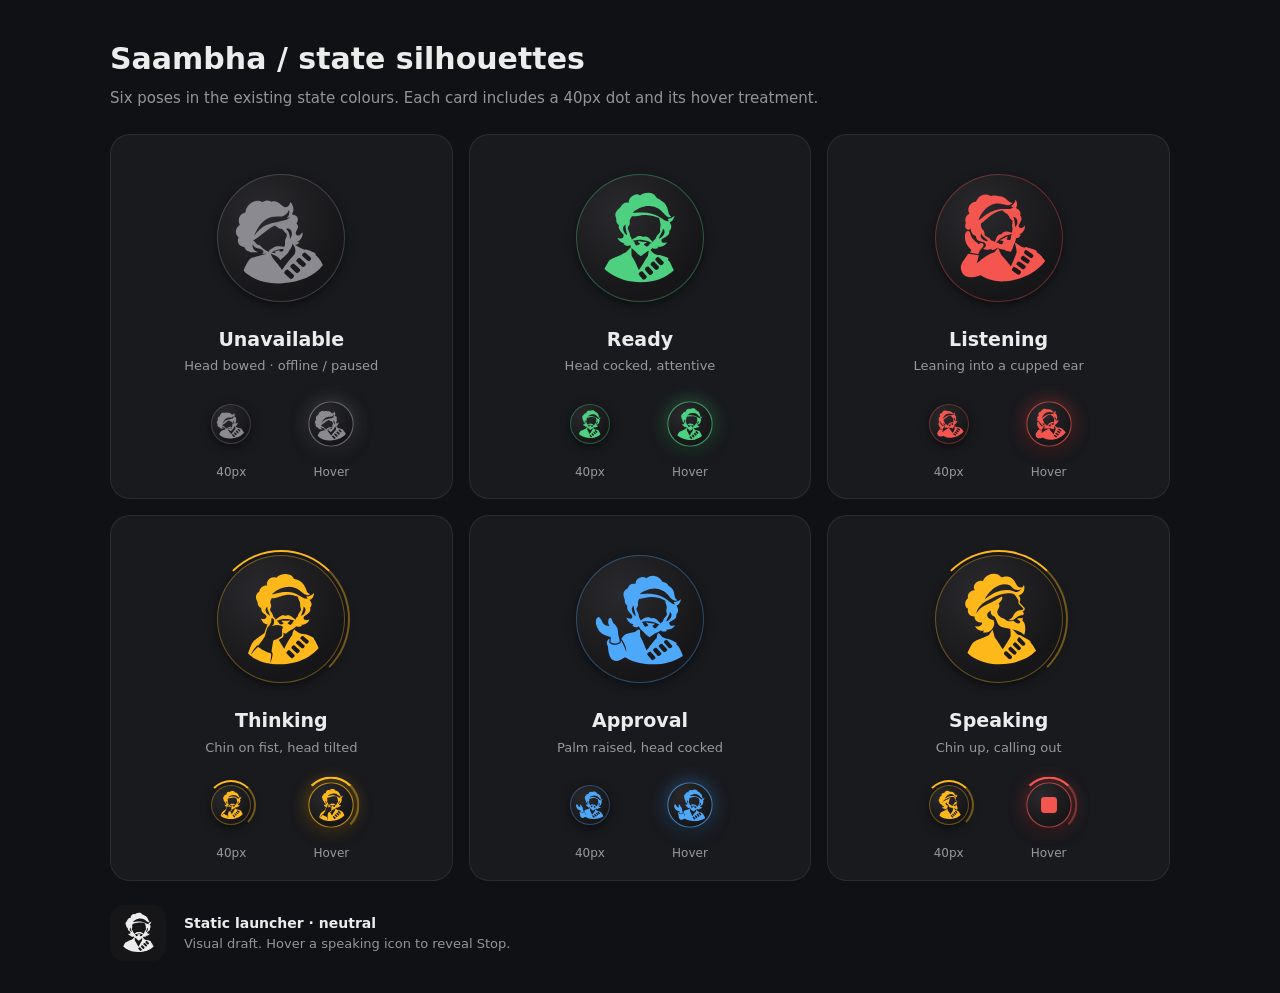
<file: desktop/icons/states/preview.html>
<!doctype html>
<html lang="en"><head><meta charset="utf-8"><meta name="viewport" content="width=device-width,initial-scale=1"><title>Saambha state silhouettes</title><style>
/* Design tokens for the dot, the chat panel and the log window. */
:root {
  color-scheme: dark;

  /* What Saambha is doing */
  --color-ready: #4dd180;
  --color-cold: #8a8a90;
  --color-listening: #f5554f;
  --color-working: #ffb81a;
  --color-asking: #4da8fa;
  --color-stop: #f5554f;

  /* Surfaces and text */
  --color-surface: rgb(24 24 27 / 0.97);
  --color-surface-deep: #141416;
  --color-disc: #161618;
  --color-disc-light: #2a2a2e;
  --color-control: rgb(255 255 255 / 0.07);
  --color-control-hover: rgb(255 255 255 / 0.15);
  --color-border: rgb(255 255 255 / 0.08);
  --color-text: #ececec;
  --color-text-muted: rgb(236 236 236 / 0.6);
  --color-text-faint: rgb(236 236 236 / 0.45);
  --color-accent: #3584e4;
  --color-accent-hover: #4a94ee;
  --color-on-accent: #fff;
  --color-shadow: rgb(0 0 0 / 0.5);

  --font-ui: 13px/1.4 system-ui, sans-serif;
  --font-mono: 12px/1.45 ui-monospace, "DejaVu Sans Mono", monospace;

  --space-xs: 4px;
  --space-s: 8px;
  --space-m: 12px;
  --space-l: 16px;
  --radius-s: 9px;
  --radius-m: 12px;
  --radius-l: 18px;

  --duration-fast: 0.15s;
  --duration-medium: 0.25s;
  --duration-slow: 0.5s;
  --ease-spring: cubic-bezier(0.3, 1.6, 0.5, 1);
  --ease-pop: cubic-bezier(0.2, 1.2, 0.4, 1);
}

/* Each state sets the colour its parts use. */
.ready { --state: var(--color-ready); }
.cold { --state: var(--color-cold); }
.listening { --state: var(--color-listening); }
.working { --state: var(--color-working); }
.asking { --state: var(--color-asking); }

html, body { margin: 0; height: 100%; }
body { font: var(--font-ui); color: var(--color-text); }
/* The dot: a disc in the middle of its box (its window, or where it's dragged on the stage), the
   rest left for its glow and rings. */
.dot {
  --size: 40px;
  --ring-gap: -5px;

  position: absolute;
  inset: calc(50% - var(--size) / 2);
  width: var(--size);
  height: var(--size);
  display: grid;
  place-items: center;
  border-radius: 50%;
  color: var(--state);
  background: radial-gradient(circle at 35% 30%, var(--color-disc-light), var(--color-disc) 70%);
  box-shadow: 0 3px 10px var(--color-shadow), inset 0 0 0 1px color-mix(in srgb, currentColor 35%, transparent);
  cursor: grab;
  transition: transform var(--duration-medium) var(--ease-spring), color var(--duration-slow),
              box-shadow var(--duration-medium), opacity var(--duration-fast);
}
.dot:hover {
  transform: scale(1.14);
  box-shadow: 0 4px 14px var(--color-shadow), inset 0 0 0 1px color-mix(in srgb, currentColor 70%, transparent),
              0 0 16px color-mix(in srgb, currentColor 45%, transparent);
}
.dot:active { transform: scale(0.92); cursor: grabbing; }

.mic { width: 20px; height: 20px; fill: none; stroke: currentColor; stroke-width: 2; stroke-linecap: round; }
.mic rect { fill: currentColor; stroke: none; }

/* Speaking: bars bouncing like a voice, instead of the microphone. */
.bars { display: none; gap: 3px; align-items: center; height: 20px; }
.bars span {
  width: 3.5px;
  height: 6px;
  border-radius: 2px;
  background: currentColor;
  animation: bar 0.9s ease-in-out infinite;
}
.bars span:nth-child(2) { animation-delay: -0.3s; }
.bars span:nth-child(3) { animation-delay: -0.6s; }
.dot.speaking .bars { display: flex; }
.dot.speaking .mic { display: none; }

/* Speaking, hovered: a stop button. */
.stop { display: none; width: 14px; height: 14px; fill: currentColor; }
.dot.speaking:hover { color: var(--color-stop); }
.dot.speaking:hover .bars { display: none; }
.dot.speaking:hover .stop { display: block; }

/* Rings and glow around the disc, by state. */
.dot::before,
.dot::after {
  content: "";
  position: absolute;
  inset: 0;
  border-radius: 50%;
  pointer-events: none;
  opacity: 0;
}
.dot.listening::before,
.dot.listening::after {
  border: 2px solid currentColor;
  animation: ripple 1.4s ease-out infinite;
}
.dot.listening::after { animation-delay: 0.7s; }
.dot.working::before {
  inset: var(--ring-gap);
  opacity: 1;
  border: 2.5px solid transparent;
  border-top-color: currentColor;
  border-right-color: color-mix(in srgb, currentColor 40%, transparent);
  animation: spin 1.1s linear infinite;
}
.dot.asking::before {
  inset: calc(var(--ring-gap) + 1px);
  border: 2px solid currentColor;
  animation: pulse 0.9s ease-in-out infinite alternate;
}

@keyframes bar { 0%, 100% { height: 5px; } 50% { height: 18px; } }
@keyframes ripple { from { opacity: 0.7; transform: scale(1); } to { opacity: 0; transform: scale(1.75); } }
@keyframes spin { to { transform: rotate(360deg); } }
@keyframes pulse { from { opacity: 0.4; transform: scale(1); } to { opacity: 0.9; transform: scale(1.12); } }

body{height:auto;background:#101114;color:var(--color-text);font:15px/1.5 system-ui,sans-serif}main{max-width:1060px;margin:36px auto;padding:0 24px 32px}header{margin-bottom:24px}h1{font-size:30px;margin:0 0 6px}header p,footer p{color:var(--color-text-muted);margin:0} .grid{display:grid;grid-template-columns:repeat(3,minmax(0,1fr));gap:16px}article{text-align:center;background:#191a1e;border:1px solid var(--color-border);border-radius:20px;padding:16px 12px}h2{font-size:19px;margin:0}article p{color:var(--color-text-muted);margin:3px 0 12px;font-size:13px}.slot{position:relative;margin:auto}.large{width:174px;height:174px}.large .dot{--size:128px;cursor:default}.large .stop{width:44px;height:44px}.pose{display:block;width:80%;height:80%;fill:currentColor}.dot.speaking:hover .pose,.dot.speaking.preview-hover .pose{display:none}.dot.speaking.preview-hover .stop{display:block}.preview-hover{transform:scale(1.14);box-shadow:0 4px 14px var(--color-shadow),inset 0 0 0 1px color-mix(in srgb,currentColor 70%,transparent),0 0 16px color-mix(in srgb,currentColor 45%,transparent)}.dot.speaking.preview-hover{color:var(--color-stop)}.small{width:72px;height:72px}.samples{display:flex;justify-content:center;gap:28px}.samples > div > span{color:var(--color-text-muted);font-size:12px}footer{display:flex;gap:18px;align-items:center;margin-top:24px}.launcher{display:grid;place-items:center;width:56px;height:56px;border-radius:14px;background:var(--color-disc);color:var(--color-text);flex:none}footer strong{font-size:14px}footer p{font-size:13px}@media(max-width:720px){.grid{grid-template-columns:repeat(2,minmax(0,1fr))}}@media(max-width:440px){.grid{grid-template-columns:1fr}}@media(prefers-reduced-motion:reduce){.dot,.dot::before,.dot::after{animation:none!important;transition:none!important}}
</style></head><body><main><header><h1>Saambha / state silhouettes</h1><p>Six poses in the existing state colours. Each card includes a 40px dot and its hover treatment.</p></header><div class="grid"><article><div class="enlarged"><div class="slot large"><div class="dot cold" role="img" aria-label="Unavailable mascot"><svg class="pose" aria-hidden="true" xmlns="http://www.w3.org/2000/svg" viewBox="0 0 1024 1024">
<path fill="currentColor" fill-rule="evenodd" d="M240.6 155.8 C192.9 173.6 155.4 220.3 155.4 261.7 L155.4 265.7 L144.4 268.6 C109.9 277.8 89.1 305.2 87.9 343 C87.4 356.5 90.8 373.3 96 383.6 C98.2 387.9 98.3 388.5 97.3 389.2 C54.2 418.4 45.8 474.8 79.8 507.6 C86.5 514.1 86.1 512.9 83.6 519.3 C79.4 529.7 77.8 539.9 78.5 549.7 C79.1 559.4 82.1 568.7 87 576.8 C91.9 585 98.8 592.2 107.4 597.8 C116 603.4 126.2 607.6 137.8 609.7 L143.4 610.7 L146.6 617.5 C149.4 623.4 152.5 628.5 156.1 633.1 C159.6 637.6 163.6 641.5 168.1 644.8 C172.6 648.2 177.7 651 183.5 653.3 C189.2 655.7 195.7 657.6 202.9 659.1 C208.5 660.3 214.5 661.2 220.7 661.9 C226.9 662.6 233.3 663.1 239.6 663.4 C245.9 663.6 252.1 663.6 257.7 663.3 C263.4 663.1 268.7 662.6 273.1 661.8 L279.3 660.7 L270.7 657.5 C263 654.7 256.3 651.2 250.5 646.8 C244.8 642.5 240.1 637.4 236.3 631.6 C232.6 625.7 229.8 619.1 228.1 611.8 C226.3 604.5 225.6 596.4 225.8 587.6 L225.9 583.8 L230.6 590.6 C234.4 596.1 238.1 600.8 241.9 604.8 C245.8 608.8 249.8 612 254.1 614.6 C262.7 619.9 272.7 622.7 285.6 624.1 C292.3 624.9 298.8 626.6 304.7 629 C310.6 631.4 316 634.5 320.4 638 C329.3 645.1 334.8 653.3 334.3 660.1 C333.9 665.7 323.4 675.2 317.2 676.7 C313.2 677.6 326.1 678.8 336.7 678.4 C343.5 678.3 353.5 677.3 359.5 676.2 C365.4 675.2 365.5 675.4 360.3 677.4 C358 678.3 343.8 683.4 328.4 688.4 C280.9 701.8 255.3 708.8 228.1 716.1 C205.4 723.2 195.1 731.6 175.8 761.8 C159.2 787.8 136.3 836.1 136.8 843.9 C137.1 847.9 160.6 870.3 180.1 885.2 C268.3 952.5 385.6 982.3 523.7 972.7 C704.4 960 842.1 900.9 919.4 803 L928.2 791.9 L925.1 784.9 C909.1 748.5 888.5 719 864.8 698.7 L857 692 L857.2 687.6 C857.3 676.8 852.5 670.3 839.4 664.6 C778.4 638.8 756.9 632.8 748.6 636.5 C744.1 638.6 732.4 634.2 717.3 626.1 C709.7 622.3 701.1 617.6 692.1 612.5 C682.9 607.5 673.3 602.1 663.8 596.5 L649.8 588.5 L659.8 586.4 C667.2 584.9 673.1 582.8 678 579.8 C682.9 576.7 686.9 572.7 690.6 567.3 C694.2 562.1 693.9 561.6 686.4 561.7 C683 561.8 677 561.2 673.1 560.5 L666.1 559.1 L673.9 556 C681.8 552.7 688.7 548.8 694.7 543.8 C700.8 538.9 706.1 533 710.9 525.9 C716.9 517 721.4 506.2 723.9 495.7 C726.5 485.3 727 475.1 724.9 467.5 L723.4 461.8 L719.2 467.9 C715.2 473.7 711.1 478.5 706.9 482.5 C702.7 486.5 698.5 489.6 694.3 491.7 C685.8 495.9 677.4 496.3 669.9 492.5 C661.4 488.4 657.2 482.4 657.2 473.6 C657.1 469.1 658.2 464 660.3 458 C662.4 452.1 665.5 445.3 669.8 437.5 C673.3 430.9 676 425 677.7 419.6 C679.5 414.1 680.3 409.2 680.3 404.6 C680.1 395.4 676.3 387.3 668.8 379 L664.5 374.1 L668.5 367.6 C692.6 327.9 675.8 294.4 626.8 284.4 L618.3 282.6 L621.1 278.5 C641.7 248.1 635.8 198 607.9 165.5 C603.5 160.4 603 160.5 601.3 167 C596.6 184.8 585.5 201.1 573.1 208.3 C558.8 216.6 537.6 211 519.4 193.9 C501.4 177.2 492.3 170.2 480.1 164.2 C459.7 154.1 439.9 151 420.9 155.1 L411.6 157.2 L404.2 153.2 C382.5 141.8 359.7 142.6 337.3 155.4 C333.2 157.7 329.2 160 328.3 160.5 C327.1 161.1 325.2 160.7 321.4 158.9 C294.6 146.3 268.5 145.3 240.6 155.8Z M586.3 246.1 C575.6 274.9 555.4 294.3 528.4 301.5 C518.1 304.3 507.2 305.3 483.7 305.4 C428 305.7 400.5 311.1 370.6 327.5 C319 355.8 272.2 418.2 240.8 500.5 C240.1 502.2 240.8 501.3 246.5 493.2 C270.7 458.7 301.2 428.3 331.9 408.4 C368.3 384.7 397.8 374.7 476.4 359.2 C553.2 344.1 576.4 335.7 596.7 315.4 C602.2 309.9 602 309.7 594.2 312.7 C587.9 315.1 573.7 318.5 569.5 318.5 C567.6 318.6 568 318 572.6 313.6 C588.7 298.3 595.6 274.3 591.7 247.6 C590.1 236.4 589.9 236.3 586.3 246.1Z M438.8 401.1 C414.9 413.2 382.5 435 338.8 468.4 C330.7 474.6 316.5 485.5 307.3 492.6 C299.9 498.2 293.3 503.2 287.3 507.6 C281.3 512 275.8 516 270.6 519.5 C265.4 523.1 260.6 526.3 255.7 529.3 C250.9 532.3 246.2 535.2 241.2 538 C235.4 541.3 230.7 544.1 230.6 544.2 C230.5 544.3 232.4 545.8 234.8 547.5 C240.7 551.8 245.4 555.7 249.5 559.8 C253.6 563.9 257.1 568.3 260.6 573.4 C268.2 584.5 271.1 586.2 288.3 589.7 C300 592.1 302.2 593.6 314.4 607.8 C322.4 617 328.3 623.2 334.7 628.6 C341.1 634 348.1 638.6 358.6 644.5 C367.6 648.5 375 651.9 380.7 654.7 L389.3 658.5 L390.2 654.2 C391.3 648.5 394.2 642.9 398.7 638.2 C403.2 633.2 409.2 629.4 416.2 627.5 C423.3 625.5 424.2 625.1 426.1 622.7 C429.6 618.2 434.2 614.5 439.9 611.5 C445.6 608.5 452.3 606.3 459.9 604.9 C467.5 603.5 476 602.9 485.1 603.1 C494.3 603.3 504.2 604.3 514.7 605.9 C530.1 608.1 539.6 607.4 544.8 602.1 C547.4 599.4 548.9 595.5 549.7 590 C550.7 584.4 550.9 577.2 550.5 568.3 C550 557.4 550 550.6 551.2 544.3 C552.4 538 554.7 532.2 558.8 523.4 C563.1 514 565.6 507.6 566.9 501.9 C568.1 496.1 568 491.1 567.1 484.3 L566.2 477.3 L557 469.3 C552.3 465.1 547 460 541.8 454.4 C536.7 448.9 531.6 443 527.2 437.5 C522.5 431.5 522.2 431.3 518.2 430.9 C498.6 429 481.6 421.1 462.3 405 C449.5 394.4 451.5 394.7 438.8 401.1Z M563.4 427.6 C561.9 428.3 562.1 428.7 567.2 434.6 C572.8 441.1 577.6 447.9 581.8 454.9 C585.9 462 589.3 469.2 591.9 476.6 C594.5 484.1 596.4 491.7 597.5 499.6 C598.7 507.4 599.1 515.4 598.7 523.7 C598.3 532.4 598.2 532.4 605 521.2 C609 514.5 612.1 508 614.4 501.6 C616.7 495.1 618.1 488.8 618.7 482.7 C619.3 476.5 619 470.5 617.9 464.6 C616.7 458.7 614.7 452.9 611.9 447.3 C606.9 437.5 599 430.4 590.1 426.8 C581.3 423.2 571.7 423.1 563.4 427.6Z M622.8 575.7 C624.3 580 623 588.2 619.9 597.8 C618.4 602.6 616.4 607.6 613.9 612.7 C611.3 617.7 608.3 622.8 604.9 627.6 C593.4 642.3 591.1 645.8 588.7 652.6 C584.3 663.3 580.3 669.1 570.4 679.6 C551.7 699.1 526.5 722.5 510.6 733.9 C501 740.9 501 740.9 498.9 735.3 C493.1 720.1 477.5 706.5 445.4 692 C430.1 687 412.3 679.7 408 676 C404.3 673.2 408.5 681.8 412.8 689.5 C419.2 708.2 424.1 715.8 467.4 771.3 C517.1 835 518 836.1 519.1 837.2 C519.9 837.9 523 834.3 532.4 821.7 C575.5 763.5 602.2 730.2 625.9 704.8 C641.7 688 645.3 683 649.8 671.4 C654.5 657.8 655.3 643.3 652.2 628.4 C650.3 621 647.4 613.5 643.7 606.1 C639.8 598.7 635.3 591.3 630.1 584 C624.7 575.9 621.7 572.3 622.8 575.7Z M484.3 635.4 C480.8 636.5 474.1 638.9 469.3 640.8 C460.1 644.2 453.7 645.9 448.4 646.3 C445.4 646.5 444.7 646.9 442 649.1 C439.8 650.9 437.1 652.3 432.2 654 C424.1 656.8 421 658.6 417.2 662.2 L414.3 664.8 L419.9 666.2 C422.9 667 426.8 668.2 428.7 668.8 C430.5 669.4 435.7 670.6 440.2 671.5 L448.3 673.2 L452 670.2 C458.7 664.2 458.6 662.5 451.6 661.9 C446 661.5 436.1 660 435.8 659.4 C435.6 659 437.4 658.5 452.5 654.4 C459.1 652.5 471.9 648.4 481.1 645 C490.3 641.6 497.9 638.8 498.1 638.9 C499 639.2 494.9 647.9 492.7 650.1 L490.2 652.5 L493.3 653.7 C497.7 655.3 501.7 655.8 513.3 655.8 L523.5 656 L527.4 652.2 C531.6 647.9 533.7 643.7 533.9 639.3 C534 636.8 534.4 633.6 535.4 626.5 C535.4 626.2 535.2 626.2 534.8 626.5 C533.1 628 518.8 630.6 509.8 631.1 C498.5 631.8 492.5 632.8 484.3 635.4Z M739.9 666.7 C726.7 672.4 716.7 688.8 721.8 696.6 C723.7 699.4 779.7 748.9 782.3 750 C795.8 755.8 816.7 731.6 809.8 718.1 C808.1 714.6 754.1 667.6 750.2 666.2 C747.1 665.1 743.1 665.3 739.9 666.7Z M688 719.6 C672.4 725.1 658.9 745.3 664.7 754.7 C667.1 758.5 722.9 809.1 725.9 810.1 C739.9 814.8 764.7 790.3 759.9 776.5 C758.5 772.4 700.3 719.6 696.5 719.1 C695.3 718.9 693.7 718.6 693 718.5 C692.3 718.4 690.1 718.9 688 719.6Z M623.6 780.5 C612.4 787 602.5 800.5 603.1 808.5 C603.4 813.1 604.8 814.8 621 829.7 C668.7 873.6 665.1 870.7 672.4 870.2 C683 869.5 699.3 853.6 701.7 841.9 C703.1 834.7 703 834.6 654.6 790.7 C636.7 774.5 634.8 773.9 623.6 780.5Z M566.4 837.8 C548.2 846.8 537.6 866 545.7 875.4 C550 880.5 603.1 928.9 605.6 930.1 C619.6 936.6 647.4 908 640.8 893.8 C639.8 891.6 628.6 880.9 597.9 853.1 C576.4 833.5 575.7 833.2 566.4 837.8Z"/>
</svg>
<svg class="stop" viewBox="0 0 14 14" aria-hidden="true"><rect width="14" height="14" rx="3"/></svg></div></div></div><h2>Unavailable</h2><p>Head bowed · offline / paused</p><div class="samples"><div><div class="slot small"><div class="dot cold" role="img" aria-label="Unavailable mascot"><svg class="pose" aria-hidden="true" xmlns="http://www.w3.org/2000/svg" viewBox="0 0 1024 1024">
<path fill="currentColor" fill-rule="evenodd" d="M240.6 155.8 C192.9 173.6 155.4 220.3 155.4 261.7 L155.4 265.7 L144.4 268.6 C109.9 277.8 89.1 305.2 87.9 343 C87.4 356.5 90.8 373.3 96 383.6 C98.2 387.9 98.3 388.5 97.3 389.2 C54.2 418.4 45.8 474.8 79.8 507.6 C86.5 514.1 86.1 512.9 83.6 519.3 C79.4 529.7 77.8 539.9 78.5 549.7 C79.1 559.4 82.1 568.7 87 576.8 C91.9 585 98.8 592.2 107.4 597.8 C116 603.4 126.2 607.6 137.8 609.7 L143.4 610.7 L146.6 617.5 C149.4 623.4 152.5 628.5 156.1 633.1 C159.6 637.6 163.6 641.5 168.1 644.8 C172.6 648.2 177.7 651 183.5 653.3 C189.2 655.7 195.7 657.6 202.9 659.1 C208.5 660.3 214.5 661.2 220.7 661.9 C226.9 662.6 233.3 663.1 239.6 663.4 C245.9 663.6 252.1 663.6 257.7 663.3 C263.4 663.1 268.7 662.6 273.1 661.8 L279.3 660.7 L270.7 657.5 C263 654.7 256.3 651.2 250.5 646.8 C244.8 642.5 240.1 637.4 236.3 631.6 C232.6 625.7 229.8 619.1 228.1 611.8 C226.3 604.5 225.6 596.4 225.8 587.6 L225.9 583.8 L230.6 590.6 C234.4 596.1 238.1 600.8 241.9 604.8 C245.8 608.8 249.8 612 254.1 614.6 C262.7 619.9 272.7 622.7 285.6 624.1 C292.3 624.9 298.8 626.6 304.7 629 C310.6 631.4 316 634.5 320.4 638 C329.3 645.1 334.8 653.3 334.3 660.1 C333.9 665.7 323.4 675.2 317.2 676.7 C313.2 677.6 326.1 678.8 336.7 678.4 C343.5 678.3 353.5 677.3 359.5 676.2 C365.4 675.2 365.5 675.4 360.3 677.4 C358 678.3 343.8 683.4 328.4 688.4 C280.9 701.8 255.3 708.8 228.1 716.1 C205.4 723.2 195.1 731.6 175.8 761.8 C159.2 787.8 136.3 836.1 136.8 843.9 C137.1 847.9 160.6 870.3 180.1 885.2 C268.3 952.5 385.6 982.3 523.7 972.7 C704.4 960 842.1 900.9 919.4 803 L928.2 791.9 L925.1 784.9 C909.1 748.5 888.5 719 864.8 698.7 L857 692 L857.2 687.6 C857.3 676.8 852.5 670.3 839.4 664.6 C778.4 638.8 756.9 632.8 748.6 636.5 C744.1 638.6 732.4 634.2 717.3 626.1 C709.7 622.3 701.1 617.6 692.1 612.5 C682.9 607.5 673.3 602.1 663.8 596.5 L649.8 588.5 L659.8 586.4 C667.2 584.9 673.1 582.8 678 579.8 C682.9 576.7 686.9 572.7 690.6 567.3 C694.2 562.1 693.9 561.6 686.4 561.7 C683 561.8 677 561.2 673.1 560.5 L666.1 559.1 L673.9 556 C681.8 552.7 688.7 548.8 694.7 543.8 C700.8 538.9 706.1 533 710.9 525.9 C716.9 517 721.4 506.2 723.9 495.7 C726.5 485.3 727 475.1 724.9 467.5 L723.4 461.8 L719.2 467.9 C715.2 473.7 711.1 478.5 706.9 482.5 C702.7 486.5 698.5 489.6 694.3 491.7 C685.8 495.9 677.4 496.3 669.9 492.5 C661.4 488.4 657.2 482.4 657.2 473.6 C657.1 469.1 658.2 464 660.3 458 C662.4 452.1 665.5 445.3 669.8 437.5 C673.3 430.9 676 425 677.7 419.6 C679.5 414.1 680.3 409.2 680.3 404.6 C680.1 395.4 676.3 387.3 668.8 379 L664.5 374.1 L668.5 367.6 C692.6 327.9 675.8 294.4 626.8 284.4 L618.3 282.6 L621.1 278.5 C641.7 248.1 635.8 198 607.9 165.5 C603.5 160.4 603 160.5 601.3 167 C596.6 184.8 585.5 201.1 573.1 208.3 C558.8 216.6 537.6 211 519.4 193.9 C501.4 177.2 492.3 170.2 480.1 164.2 C459.7 154.1 439.9 151 420.9 155.1 L411.6 157.2 L404.2 153.2 C382.5 141.8 359.7 142.6 337.3 155.4 C333.2 157.7 329.2 160 328.3 160.5 C327.1 161.1 325.2 160.7 321.4 158.9 C294.6 146.3 268.5 145.3 240.6 155.8Z M586.3 246.1 C575.6 274.9 555.4 294.3 528.4 301.5 C518.1 304.3 507.2 305.3 483.7 305.4 C428 305.7 400.5 311.1 370.6 327.5 C319 355.8 272.2 418.2 240.8 500.5 C240.1 502.2 240.8 501.3 246.5 493.2 C270.7 458.7 301.2 428.3 331.9 408.4 C368.3 384.7 397.8 374.7 476.4 359.2 C553.2 344.1 576.4 335.7 596.7 315.4 C602.2 309.9 602 309.7 594.2 312.7 C587.9 315.1 573.7 318.5 569.5 318.5 C567.6 318.6 568 318 572.6 313.6 C588.7 298.3 595.6 274.3 591.7 247.6 C590.1 236.4 589.9 236.3 586.3 246.1Z M438.8 401.1 C414.9 413.2 382.5 435 338.8 468.4 C330.7 474.6 316.5 485.5 307.3 492.6 C299.9 498.2 293.3 503.2 287.3 507.6 C281.3 512 275.8 516 270.6 519.5 C265.4 523.1 260.6 526.3 255.7 529.3 C250.9 532.3 246.2 535.2 241.2 538 C235.4 541.3 230.7 544.1 230.6 544.2 C230.5 544.3 232.4 545.8 234.8 547.5 C240.7 551.8 245.4 555.7 249.5 559.8 C253.6 563.9 257.1 568.3 260.6 573.4 C268.2 584.5 271.1 586.2 288.3 589.7 C300 592.1 302.2 593.6 314.4 607.8 C322.4 617 328.3 623.2 334.7 628.6 C341.1 634 348.1 638.6 358.6 644.5 C367.6 648.5 375 651.9 380.7 654.7 L389.3 658.5 L390.2 654.2 C391.3 648.5 394.2 642.9 398.7 638.2 C403.2 633.2 409.2 629.4 416.2 627.5 C423.3 625.5 424.2 625.1 426.1 622.7 C429.6 618.2 434.2 614.5 439.9 611.5 C445.6 608.5 452.3 606.3 459.9 604.9 C467.5 603.5 476 602.9 485.1 603.1 C494.3 603.3 504.2 604.3 514.7 605.9 C530.1 608.1 539.6 607.4 544.8 602.1 C547.4 599.4 548.9 595.5 549.7 590 C550.7 584.4 550.9 577.2 550.5 568.3 C550 557.4 550 550.6 551.2 544.3 C552.4 538 554.7 532.2 558.8 523.4 C563.1 514 565.6 507.6 566.9 501.9 C568.1 496.1 568 491.1 567.1 484.3 L566.2 477.3 L557 469.3 C552.3 465.1 547 460 541.8 454.4 C536.7 448.9 531.6 443 527.2 437.5 C522.5 431.5 522.2 431.3 518.2 430.9 C498.6 429 481.6 421.1 462.3 405 C449.5 394.4 451.5 394.7 438.8 401.1Z M563.4 427.6 C561.9 428.3 562.1 428.7 567.2 434.6 C572.8 441.1 577.6 447.9 581.8 454.9 C585.9 462 589.3 469.2 591.9 476.6 C594.5 484.1 596.4 491.7 597.5 499.6 C598.7 507.4 599.1 515.4 598.7 523.7 C598.3 532.4 598.2 532.4 605 521.2 C609 514.5 612.1 508 614.4 501.6 C616.7 495.1 618.1 488.8 618.7 482.7 C619.3 476.5 619 470.5 617.9 464.6 C616.7 458.7 614.7 452.9 611.9 447.3 C606.9 437.5 599 430.4 590.1 426.8 C581.3 423.2 571.7 423.1 563.4 427.6Z M622.8 575.7 C624.3 580 623 588.2 619.9 597.8 C618.4 602.6 616.4 607.6 613.9 612.7 C611.3 617.7 608.3 622.8 604.9 627.6 C593.4 642.3 591.1 645.8 588.7 652.6 C584.3 663.3 580.3 669.1 570.4 679.6 C551.7 699.1 526.5 722.5 510.6 733.9 C501 740.9 501 740.9 498.9 735.3 C493.1 720.1 477.5 706.5 445.4 692 C430.1 687 412.3 679.7 408 676 C404.3 673.2 408.5 681.8 412.8 689.5 C419.2 708.2 424.1 715.8 467.4 771.3 C517.1 835 518 836.1 519.1 837.2 C519.9 837.9 523 834.3 532.4 821.7 C575.5 763.5 602.2 730.2 625.9 704.8 C641.7 688 645.3 683 649.8 671.4 C654.5 657.8 655.3 643.3 652.2 628.4 C650.3 621 647.4 613.5 643.7 606.1 C639.8 598.7 635.3 591.3 630.1 584 C624.7 575.9 621.7 572.3 622.8 575.7Z M484.3 635.4 C480.8 636.5 474.1 638.9 469.3 640.8 C460.1 644.2 453.7 645.9 448.4 646.3 C445.4 646.5 444.7 646.9 442 649.1 C439.8 650.9 437.1 652.3 432.2 654 C424.1 656.8 421 658.6 417.2 662.2 L414.3 664.8 L419.9 666.2 C422.9 667 426.8 668.2 428.7 668.8 C430.5 669.4 435.7 670.6 440.2 671.5 L448.3 673.2 L452 670.2 C458.7 664.2 458.6 662.5 451.6 661.9 C446 661.5 436.1 660 435.8 659.4 C435.6 659 437.4 658.5 452.5 654.4 C459.1 652.5 471.9 648.4 481.1 645 C490.3 641.6 497.9 638.8 498.1 638.9 C499 639.2 494.9 647.9 492.7 650.1 L490.2 652.5 L493.3 653.7 C497.7 655.3 501.7 655.8 513.3 655.8 L523.5 656 L527.4 652.2 C531.6 647.9 533.7 643.7 533.9 639.3 C534 636.8 534.4 633.6 535.4 626.5 C535.4 626.2 535.2 626.2 534.8 626.5 C533.1 628 518.8 630.6 509.8 631.1 C498.5 631.8 492.5 632.8 484.3 635.4Z M739.9 666.7 C726.7 672.4 716.7 688.8 721.8 696.6 C723.7 699.4 779.7 748.9 782.3 750 C795.8 755.8 816.7 731.6 809.8 718.1 C808.1 714.6 754.1 667.6 750.2 666.2 C747.1 665.1 743.1 665.3 739.9 666.7Z M688 719.6 C672.4 725.1 658.9 745.3 664.7 754.7 C667.1 758.5 722.9 809.1 725.9 810.1 C739.9 814.8 764.7 790.3 759.9 776.5 C758.5 772.4 700.3 719.6 696.5 719.1 C695.3 718.9 693.7 718.6 693 718.5 C692.3 718.4 690.1 718.9 688 719.6Z M623.6 780.5 C612.4 787 602.5 800.5 603.1 808.5 C603.4 813.1 604.8 814.8 621 829.7 C668.7 873.6 665.1 870.7 672.4 870.2 C683 869.5 699.3 853.6 701.7 841.9 C703.1 834.7 703 834.6 654.6 790.7 C636.7 774.5 634.8 773.9 623.6 780.5Z M566.4 837.8 C548.2 846.8 537.6 866 545.7 875.4 C550 880.5 603.1 928.9 605.6 930.1 C619.6 936.6 647.4 908 640.8 893.8 C639.8 891.6 628.6 880.9 597.9 853.1 C576.4 833.5 575.7 833.2 566.4 837.8Z"/>
</svg>
<svg class="stop" viewBox="0 0 14 14" aria-hidden="true"><rect width="14" height="14" rx="3"/></svg></div></div><span>40px</span></div><div><div class="slot small"><div class="dot cold preview-hover" role="img" aria-label="Unavailable mascot"><svg class="pose" aria-hidden="true" xmlns="http://www.w3.org/2000/svg" viewBox="0 0 1024 1024">
<path fill="currentColor" fill-rule="evenodd" d="M240.6 155.8 C192.9 173.6 155.4 220.3 155.4 261.7 L155.4 265.7 L144.4 268.6 C109.9 277.8 89.1 305.2 87.9 343 C87.4 356.5 90.8 373.3 96 383.6 C98.2 387.9 98.3 388.5 97.3 389.2 C54.2 418.4 45.8 474.8 79.8 507.6 C86.5 514.1 86.1 512.9 83.6 519.3 C79.4 529.7 77.8 539.9 78.5 549.7 C79.1 559.4 82.1 568.7 87 576.8 C91.9 585 98.8 592.2 107.4 597.8 C116 603.4 126.2 607.6 137.8 609.7 L143.4 610.7 L146.6 617.5 C149.4 623.4 152.5 628.5 156.1 633.1 C159.6 637.6 163.6 641.5 168.1 644.8 C172.6 648.2 177.7 651 183.5 653.3 C189.2 655.7 195.7 657.6 202.9 659.1 C208.5 660.3 214.5 661.2 220.7 661.9 C226.9 662.6 233.3 663.1 239.6 663.4 C245.9 663.6 252.1 663.6 257.7 663.3 C263.4 663.1 268.7 662.6 273.1 661.8 L279.3 660.7 L270.7 657.5 C263 654.7 256.3 651.2 250.5 646.8 C244.8 642.5 240.1 637.4 236.3 631.6 C232.6 625.7 229.8 619.1 228.1 611.8 C226.3 604.5 225.6 596.4 225.8 587.6 L225.9 583.8 L230.6 590.6 C234.4 596.1 238.1 600.8 241.9 604.8 C245.8 608.8 249.8 612 254.1 614.6 C262.7 619.9 272.7 622.7 285.6 624.1 C292.3 624.9 298.8 626.6 304.7 629 C310.6 631.4 316 634.5 320.4 638 C329.3 645.1 334.8 653.3 334.3 660.1 C333.9 665.7 323.4 675.2 317.2 676.7 C313.2 677.6 326.1 678.8 336.7 678.4 C343.5 678.3 353.5 677.3 359.5 676.2 C365.4 675.2 365.5 675.4 360.3 677.4 C358 678.3 343.8 683.4 328.4 688.4 C280.9 701.8 255.3 708.8 228.1 716.1 C205.4 723.2 195.1 731.6 175.8 761.8 C159.2 787.8 136.3 836.1 136.8 843.9 C137.1 847.9 160.6 870.3 180.1 885.2 C268.3 952.5 385.6 982.3 523.7 972.7 C704.4 960 842.1 900.9 919.4 803 L928.2 791.9 L925.1 784.9 C909.1 748.5 888.5 719 864.8 698.7 L857 692 L857.2 687.6 C857.3 676.8 852.5 670.3 839.4 664.6 C778.4 638.8 756.9 632.8 748.6 636.5 C744.1 638.6 732.4 634.2 717.3 626.1 C709.7 622.3 701.1 617.6 692.1 612.5 C682.9 607.5 673.3 602.1 663.8 596.5 L649.8 588.5 L659.8 586.4 C667.2 584.9 673.1 582.8 678 579.8 C682.9 576.7 686.9 572.7 690.6 567.3 C694.2 562.1 693.9 561.6 686.4 561.7 C683 561.8 677 561.2 673.1 560.5 L666.1 559.1 L673.9 556 C681.8 552.7 688.7 548.8 694.7 543.8 C700.8 538.9 706.1 533 710.9 525.9 C716.9 517 721.4 506.2 723.9 495.7 C726.5 485.3 727 475.1 724.9 467.5 L723.4 461.8 L719.2 467.9 C715.2 473.7 711.1 478.5 706.9 482.5 C702.7 486.5 698.5 489.6 694.3 491.7 C685.8 495.9 677.4 496.3 669.9 492.5 C661.4 488.4 657.2 482.4 657.2 473.6 C657.1 469.1 658.2 464 660.3 458 C662.4 452.1 665.5 445.3 669.8 437.5 C673.3 430.9 676 425 677.7 419.6 C679.5 414.1 680.3 409.2 680.3 404.6 C680.1 395.4 676.3 387.3 668.8 379 L664.5 374.1 L668.5 367.6 C692.6 327.9 675.8 294.4 626.8 284.4 L618.3 282.6 L621.1 278.5 C641.7 248.1 635.8 198 607.9 165.5 C603.5 160.4 603 160.5 601.3 167 C596.6 184.8 585.5 201.1 573.1 208.3 C558.8 216.6 537.6 211 519.4 193.9 C501.4 177.2 492.3 170.2 480.1 164.2 C459.7 154.1 439.9 151 420.9 155.1 L411.6 157.2 L404.2 153.2 C382.5 141.8 359.7 142.6 337.3 155.4 C333.2 157.7 329.2 160 328.3 160.5 C327.1 161.1 325.2 160.7 321.4 158.9 C294.6 146.3 268.5 145.3 240.6 155.8Z M586.3 246.1 C575.6 274.9 555.4 294.3 528.4 301.5 C518.1 304.3 507.2 305.3 483.7 305.4 C428 305.7 400.5 311.1 370.6 327.5 C319 355.8 272.2 418.2 240.8 500.5 C240.1 502.2 240.8 501.3 246.5 493.2 C270.7 458.7 301.2 428.3 331.9 408.4 C368.3 384.7 397.8 374.7 476.4 359.2 C553.2 344.1 576.4 335.7 596.7 315.4 C602.2 309.9 602 309.7 594.2 312.7 C587.9 315.1 573.7 318.5 569.5 318.5 C567.6 318.6 568 318 572.6 313.6 C588.7 298.3 595.6 274.3 591.7 247.6 C590.1 236.4 589.9 236.3 586.3 246.1Z M438.8 401.1 C414.9 413.2 382.5 435 338.8 468.4 C330.7 474.6 316.5 485.5 307.3 492.6 C299.9 498.2 293.3 503.2 287.3 507.6 C281.3 512 275.8 516 270.6 519.5 C265.4 523.1 260.6 526.3 255.7 529.3 C250.9 532.3 246.2 535.2 241.2 538 C235.4 541.3 230.7 544.1 230.6 544.2 C230.5 544.3 232.4 545.8 234.8 547.5 C240.7 551.8 245.4 555.7 249.5 559.8 C253.6 563.9 257.1 568.3 260.6 573.4 C268.2 584.5 271.1 586.2 288.3 589.7 C300 592.1 302.2 593.6 314.4 607.8 C322.4 617 328.3 623.2 334.7 628.6 C341.1 634 348.1 638.6 358.6 644.5 C367.6 648.5 375 651.9 380.7 654.7 L389.3 658.5 L390.2 654.2 C391.3 648.5 394.2 642.9 398.7 638.2 C403.2 633.2 409.2 629.4 416.2 627.5 C423.3 625.5 424.2 625.1 426.1 622.7 C429.6 618.2 434.2 614.5 439.9 611.5 C445.6 608.5 452.3 606.3 459.9 604.9 C467.5 603.5 476 602.9 485.1 603.1 C494.3 603.3 504.2 604.3 514.7 605.9 C530.1 608.1 539.6 607.4 544.8 602.1 C547.4 599.4 548.9 595.5 549.7 590 C550.7 584.4 550.9 577.2 550.5 568.3 C550 557.4 550 550.6 551.2 544.3 C552.4 538 554.7 532.2 558.8 523.4 C563.1 514 565.6 507.6 566.9 501.9 C568.1 496.1 568 491.1 567.1 484.3 L566.2 477.3 L557 469.3 C552.3 465.1 547 460 541.8 454.4 C536.7 448.9 531.6 443 527.2 437.5 C522.5 431.5 522.2 431.3 518.2 430.9 C498.6 429 481.6 421.1 462.3 405 C449.5 394.4 451.5 394.7 438.8 401.1Z M563.4 427.6 C561.9 428.3 562.1 428.7 567.2 434.6 C572.8 441.1 577.6 447.9 581.8 454.9 C585.9 462 589.3 469.2 591.9 476.6 C594.5 484.1 596.4 491.7 597.5 499.6 C598.7 507.4 599.1 515.4 598.7 523.7 C598.3 532.4 598.2 532.4 605 521.2 C609 514.5 612.1 508 614.4 501.6 C616.7 495.1 618.1 488.8 618.7 482.7 C619.3 476.5 619 470.5 617.9 464.6 C616.7 458.7 614.7 452.9 611.9 447.3 C606.9 437.5 599 430.4 590.1 426.8 C581.3 423.2 571.7 423.1 563.4 427.6Z M622.8 575.7 C624.3 580 623 588.2 619.9 597.8 C618.4 602.6 616.4 607.6 613.9 612.7 C611.3 617.7 608.3 622.8 604.9 627.6 C593.4 642.3 591.1 645.8 588.7 652.6 C584.3 663.3 580.3 669.1 570.4 679.6 C551.7 699.1 526.5 722.5 510.6 733.9 C501 740.9 501 740.9 498.9 735.3 C493.1 720.1 477.5 706.5 445.4 692 C430.1 687 412.3 679.7 408 676 C404.3 673.2 408.5 681.8 412.8 689.5 C419.2 708.2 424.1 715.8 467.4 771.3 C517.1 835 518 836.1 519.1 837.2 C519.9 837.9 523 834.3 532.4 821.7 C575.5 763.5 602.2 730.2 625.9 704.8 C641.7 688 645.3 683 649.8 671.4 C654.5 657.8 655.3 643.3 652.2 628.4 C650.3 621 647.4 613.5 643.7 606.1 C639.8 598.7 635.3 591.3 630.1 584 C624.7 575.9 621.7 572.3 622.8 575.7Z M484.3 635.4 C480.8 636.5 474.1 638.9 469.3 640.8 C460.1 644.2 453.7 645.9 448.4 646.3 C445.4 646.5 444.7 646.9 442 649.1 C439.8 650.9 437.1 652.3 432.2 654 C424.1 656.8 421 658.6 417.2 662.2 L414.3 664.8 L419.9 666.2 C422.9 667 426.8 668.2 428.7 668.8 C430.5 669.4 435.7 670.6 440.2 671.5 L448.3 673.2 L452 670.2 C458.7 664.2 458.6 662.5 451.6 661.9 C446 661.5 436.1 660 435.8 659.4 C435.6 659 437.4 658.5 452.5 654.4 C459.1 652.5 471.9 648.4 481.1 645 C490.3 641.6 497.9 638.8 498.1 638.9 C499 639.2 494.9 647.9 492.7 650.1 L490.2 652.5 L493.3 653.7 C497.7 655.3 501.7 655.8 513.3 655.8 L523.5 656 L527.4 652.2 C531.6 647.9 533.7 643.7 533.9 639.3 C534 636.8 534.4 633.6 535.4 626.5 C535.4 626.2 535.2 626.2 534.8 626.5 C533.1 628 518.8 630.6 509.8 631.1 C498.5 631.8 492.5 632.8 484.3 635.4Z M739.9 666.7 C726.7 672.4 716.7 688.8 721.8 696.6 C723.7 699.4 779.7 748.9 782.3 750 C795.8 755.8 816.7 731.6 809.8 718.1 C808.1 714.6 754.1 667.6 750.2 666.2 C747.1 665.1 743.1 665.3 739.9 666.7Z M688 719.6 C672.4 725.1 658.9 745.3 664.7 754.7 C667.1 758.5 722.9 809.1 725.9 810.1 C739.9 814.8 764.7 790.3 759.9 776.5 C758.5 772.4 700.3 719.6 696.5 719.1 C695.3 718.9 693.7 718.6 693 718.5 C692.3 718.4 690.1 718.9 688 719.6Z M623.6 780.5 C612.4 787 602.5 800.5 603.1 808.5 C603.4 813.1 604.8 814.8 621 829.7 C668.7 873.6 665.1 870.7 672.4 870.2 C683 869.5 699.3 853.6 701.7 841.9 C703.1 834.7 703 834.6 654.6 790.7 C636.7 774.5 634.8 773.9 623.6 780.5Z M566.4 837.8 C548.2 846.8 537.6 866 545.7 875.4 C550 880.5 603.1 928.9 605.6 930.1 C619.6 936.6 647.4 908 640.8 893.8 C639.8 891.6 628.6 880.9 597.9 853.1 C576.4 833.5 575.7 833.2 566.4 837.8Z"/>
</svg>
<svg class="stop" viewBox="0 0 14 14" aria-hidden="true"><rect width="14" height="14" rx="3"/></svg></div></div><span>Hover</span></div></div></article>
<article><div class="enlarged"><div class="slot large"><div class="dot ready" role="img" aria-label="Ready mascot"><svg class="pose" aria-hidden="true" xmlns="http://www.w3.org/2000/svg" viewBox="0 0 1024 1024">
<path fill="currentColor" fill-rule="evenodd" d="M594 68.4 C568.1 67.8 537.2 76.7 516.1 90.8 L510.2 94.8 L507.4 92.5 C470.8 63.8 397.9 110.3 396.1 163.5 L396 168.6 L389.9 167.5 C360.3 161.9 342.6 171.5 318.3 206.2 C309.4 218.9 308.2 220.4 303 224 C280.3 239.7 265.2 262.4 263.6 283.1 C262.8 293.3 263.6 298.2 268.3 312.8 C271.4 322.2 272.5 327 272.6 330.8 C272.7 351.7 272.7 351.7 275.4 359.6 C278.3 368.5 287 380.9 295.3 388 L299.6 391.7 L298.4 397.4 C297.3 402.7 297.1 408 297.7 413.3 C298.3 418.7 299.8 424.1 302.3 429.7 C304.7 435.3 308.1 441.1 312.4 447.2 C316.8 453.3 322.1 459.7 328.4 466.5 C337.7 476.4 343.1 483.4 345.6 489.5 C348.1 495.5 347.5 500.7 344.8 506.8 C340.7 516.1 333.2 522.1 323.7 524.5 C318.9 525.7 313.7 525.9 308.1 525.3 C302.6 524.6 296.7 523 290.7 520.4 C284.6 517.8 284.6 517.7 288.4 525.2 C291.7 531.5 295.8 537.5 300.4 543 C305.1 548.5 310.3 553.5 315.9 557.8 C321.4 562.1 327.3 565.6 333.2 568.3 C339.1 571 345.1 572.7 350.9 573.4 L357.6 574.2 L355.4 575.5 C354.2 576.3 351.7 577.5 349.8 578.3 L346.4 579.7 L348.3 581.7 C352.5 586.2 357.2 590 362.2 592.9 C367.2 595.8 372.5 597.8 377.8 598.8 C388.5 600.9 399.1 599.1 407.5 593.2 L411.2 590.6 L413.1 595.2 C414.1 597.8 416.1 602.2 417.6 605 C419.1 607.9 420.2 610.5 420.2 610.8 C420.1 611.4 413 618.4 402 629.2 C398 633.4 390 641.9 384.3 648.3 C370.5 664.4 374.9 661.7 326.5 683.9 C303 694.9 299.8 696.4 269.3 710.5 C260.5 714.4 247.9 719.7 241.3 722.4 C207.2 736.3 205.4 738.2 178.5 785.1 C163 811.7 154.5 827.9 155.3 829.1 C158.2 833.5 193.4 861.5 209.7 872.6 C318.8 948.7 475.9 979.7 623.5 952.2 C633.7 950.2 640 948.9 660.6 944 C683.9 938.4 723.4 924.3 743.5 914.2 C760.1 905.7 763.7 903.8 775 897 C798.8 882.5 827.1 861.6 843 846.6 L848.2 841.7 L846.4 838 C835.9 817.4 830.6 806.2 823.1 789.2 C810.6 760.8 806.9 755.3 794.3 745.2 C791.1 742.7 788.4 740.5 788.2 740.4 C788.1 740.3 789.2 737.9 790.6 735.2 C796.1 724.6 792.9 719.5 776.9 713.4 C756.1 706 738.8 700.2 731.1 697.8 C726.3 696.4 719.3 694.2 715.4 692.9 C706.8 690.2 698.9 690 694.7 692.4 L692.2 693.8 L678.6 688.3 C641.7 672.9 648.1 677.1 625.7 653.3 L613.5 638.9 L619.6 634.3 C622.9 631.8 627.9 627.4 630.6 624.6 L635.4 619.5 L639.2 621.9 C645.3 625.9 653.9 627.6 663.2 627.1 C672.6 626.6 682.7 624 692.1 619.1 L695 617.5 L690.8 614.8 C688.4 613.3 685.8 611 684.9 609.8 L683.3 607.6 L692.4 608.6 C700.8 609.5 709 609.2 717.1 607.9 C725.2 606.5 733 604.1 740.4 600.7 C747.8 597.2 754.8 592.8 761.2 587.4 C767.6 582.1 773.3 575.8 778.3 568.7 C780.6 565.5 782.4 562.7 782.4 562.5 C782.5 562.3 779.9 563 776.8 564.1 C769.3 566.8 762.2 568.3 755.9 568.7 C749.6 569.1 744.1 568.3 739.5 566.6 C730.3 563.1 724.8 555.4 724.8 544.3 C724.8 539 726 535.2 730.2 531.2 C734.3 527.2 741.4 523.1 753.1 517.1 C762.6 512.3 770.6 507.6 777.2 502.7 C783.8 497.9 789.1 493 793.1 487.8 C797.2 482.6 800 477.2 801.7 471.3 C803.4 465.5 804 459.1 803.6 452.2 C803.4 449.1 803.7 448.5 806.1 446.2 C827.1 425.7 828.9 398.9 811.2 370.3 C806.3 362.3 806.3 362.5 812.1 360.3 C822.2 356.4 834.7 344.5 842.4 331.6 C847.5 322.9 855.6 303.2 856.4 297.5 C856.4 297 853.6 298.9 850 301.6 C827 319 810.9 326.2 792.5 327.5 C789.3 327.7 786.7 328 786.6 328.3 C786.4 330.1 793.2 343.3 797.2 348.8 C800 352.7 800 352.7 793.8 353.1 C778.3 354.3 757.4 346.2 736 330.7 C731.1 327.1 726.3 323.6 725.6 323.1 C664.1 279.1 589.7 259.7 502.7 264.9 C493.6 265.5 479 266.4 470.2 266.9 C451.5 268 441.4 267.4 438.9 264.8 L437.4 263.2 L443 258.8 C465.1 241.6 501.7 221.6 527.7 212.6 C563.5 200 586.6 197.5 621.9 202.2 C676.9 209.5 711.4 229.8 751 278.1 C765.9 296.4 776.9 305.1 790 309.3 C800.3 312.6 814.3 312.4 819.6 309.1 L821.6 307.9 L816.7 303.3 C810.6 297.5 804.1 288.6 800.4 280.9 C797.1 274.2 796.4 271.9 793.8 259.1 C782.5 202.6 761.7 167.7 730.6 153 C726.9 151.3 724.2 149.1 720.2 144.8 C713.5 137.6 703.1 130.7 692.7 126.6 C678.5 121 675.2 118.2 667.5 105 C654.5 82.5 627.5 69.1 594 68.4Z M584.4 291.5 C559.3 290.5 539.6 291.7 503.9 296.5 C479.1 299.8 454.5 302.1 439.3 302.6 L429.3 303 L422.7 312.6 C408.8 332.7 405.8 342.2 407.2 362.4 C408.3 379.7 406.7 385.5 396.7 401.1 C390.1 411.4 386.8 416.5 387.3 423.5 C387.5 427 388.7 430.9 390.9 436.2 C393.1 441.4 396.3 448 400.5 456.7 C404.7 465.2 406 469.6 409.2 485.4 C412.5 501.8 413.2 503.7 419 511.6 C422.3 516.1 424.1 519.4 424.7 522.2 C427 533.4 427.1 533.6 429.6 534.1 C432.5 534.7 438.7 531.5 451.1 522.9 C459.3 517.2 467.2 512.5 474.9 508.8 C482.5 505.2 489.9 502.6 496.7 501.1 C503.6 499.6 510 499.1 515.9 499.8 C521.7 500.5 527 502.2 531.5 505.1 C540.4 510.7 539.6 510.6 549.1 507.1 C554.4 505.2 560 504.6 565.9 505.2 C571.8 505.9 578 507.8 584.3 511 C590.7 514.1 597.2 518.5 603.9 524 C610.5 529.6 617.2 536.3 623.9 544.1 C636.5 558.8 639.2 559.6 644.1 550.1 C646.8 544.6 648.2 543.1 653.9 538.2 C661.4 531.8 664.3 527.8 671.2 513.9 C676.1 504 682.5 494.1 687.5 488.6 C694.1 481.3 699.1 475.8 702.8 471.5 C706.5 467.1 709 463.9 710.5 461.1 C713.5 455.6 712.9 451.9 711.4 444.6 L709.7 435.7 L713 412.2 C716.8 384.7 716.8 382.8 712.3 366.4 C710.7 360.4 708.8 351.7 708.2 346.9 C704.6 321 705.7 322.7 687.5 314 C663.6 302.5 619.8 293 584.4 291.5Z M363.8 388.1 C348.6 397.2 341.6 407.1 340.6 421 C340.2 427.1 341.2 434.2 343.2 441.4 C345.3 448.7 348.3 456.1 351.9 462.9 C355.6 469.7 359.8 475.9 364.2 480.6 C368.7 485.4 373.3 488.8 377.6 490 L380.8 490.9 L380.4 487.8 C379.3 478.5 377.1 467.4 374.6 457.5 C372 447.1 369.9 438.3 368.4 430.8 C366.9 423.3 365.9 417.1 365.5 411.9 C364.6 401.4 365.8 394.6 368.8 388.7 C371.7 383.1 372 383.2 363.8 388.1Z M736.9 426.7 C736.9 426.9 737.1 429.4 737.4 432.2 C738.1 437.7 737.7 442.2 734.6 450.1 C733 454.1 730.8 458.9 727.7 465 C724.6 471.2 720.6 478.7 715.5 488.2 C708.4 501.3 703.6 510.4 700.8 516.4 C697.9 522.4 697 525.1 697.7 525.5 C700.5 526.9 706.6 524.8 713.5 520.3 C720.4 515.9 728.2 509.3 734.7 501.9 C740.6 495.1 745.3 488.5 748.7 482.1 C752.2 475.7 754.4 469.6 755.4 463.8 C757.3 452.2 754.2 441.9 746 433.6 C742.7 430.3 737 426 736.9 426.7Z M514.2 538.5 C512.4 538.5 507 538.4 502.2 538.3 C495.4 538.2 488.5 538.6 481.6 539.3 C474.7 540.1 467.7 541.3 460.7 543 C453.5 544.7 445.1 546.4 442 546.8 L436.3 547.5 L444.8 553 C455 559.5 455 559.6 456.5 568.1 C457.1 571.9 457.9 575.8 458.3 576.9 C459 578.8 476.3 596 477.7 596.2 C479.7 596.4 501.4 586.3 504.8 583.6 C511.7 578 511.6 575.9 504.5 570.4 C498.8 566.1 490.2 556.2 488.5 551.9 L487.3 549.2 L489.5 549.9 C493.2 551.1 498.8 552.3 505.6 553.4 C512.4 554.6 520.2 555.7 528.3 556.7 C536.4 557.6 544.8 558.4 552.5 558.9 C560.3 559.5 567.4 559.8 573 559.7 C579.4 559.6 579.4 559.6 576.2 562.7 C571.3 567.7 564.9 572.1 557.3 575.8 C549.1 579.7 548.7 580.1 549.9 584.4 C550.7 587.2 556.7 593.2 562.8 598.3 C568.9 603.4 575.2 607.5 576.8 606.7 C588 600.4 593.6 597.3 596.9 594.4 C600.3 591.6 601.5 589.1 603.9 584.1 C607.5 576.6 607.9 576.4 619.4 572.2 L629.6 568.4 L626.6 567.6 C623.6 566.7 615.4 563.1 601.9 556.5 C597.6 554.4 591.6 552.3 584.5 550.2 C577.4 548.2 569.4 546.2 561.1 544.5 C552.8 542.8 544.2 541.3 536.1 540.3 C528.1 539.2 520.5 538.6 514.2 538.5Z M425.5 623.9 C423.7 637.8 425.1 692.9 426.8 699.5 C427.5 702 430.5 707.3 434.5 713.3 C450.3 736.3 459.8 754.4 486.9 814 C493.2 828.2 498.6 839.7 498.7 839.7 C500.6 839.8 528.8 796.6 543.2 771.7 C561 740.8 567 731.4 578.8 715.7 C586.7 705.2 587.8 703.4 589.1 698.6 C590.9 691.8 598.4 648.9 597.6 647.8 C597.4 647.5 589.5 651.5 579.5 657 C573.6 660.3 565.6 665.9 554.6 674.7 C550.9 677.7 544.8 682.2 541.2 684.5 C537.5 686.9 530.9 691.5 526.5 694.6 C522.1 697.9 518 700.8 517.5 701.1 C516.8 701.5 513.2 699.1 507.3 694.5 C502.3 690.5 494.9 685 490.9 682.3 C485.8 678.9 480.4 673.9 473.4 666.3 C462.2 653.4 458.3 649.3 451.2 643.1 C448.4 640.7 441.9 634.6 436.7 629.6 C426 619 426.1 619 425.5 623.9Z M684.4 711.2 C679.5 712.7 668.7 722.3 665.7 728.1 C660.7 737.5 662 740.2 680.5 759 C707.1 786.3 711.1 790.4 713.8 791.8 C728 799.8 753.2 775 746.7 759.5 C745.4 756.7 701.5 713.7 697.6 711.8 C694.6 710.2 688.7 709.9 684.4 711.2Z M634.5 756.9 C621.5 763.2 612.6 777.8 616.1 787.1 C617.2 790.2 661.4 835.8 665.4 838 C678.9 845.6 704.1 822.5 699 807.2 C697.9 803.9 653.9 758.8 649.4 756.3 C645.7 754.3 639.3 754.6 634.5 756.9Z M583.4 805.5 C572.8 808.6 559 823.3 558.5 832.1 C558.2 838.8 559.5 840.9 574.8 858.3 C597.5 884.1 602.8 889.7 606.2 890.9 C618.8 895.5 640.6 878.6 641.2 863.6 C641.5 856.8 642.1 857.7 618.6 830.6 C596.1 804.8 593.2 802.7 583.4 805.5Z M519.3 855.3 C502.9 862.2 493 876.5 497.8 886.1 C500.1 890.6 537.3 933.9 540.5 935.7 C552.4 942.5 577.2 926 577.8 910.8 C578.1 905.1 577.8 904.7 554.9 878.3 C532.6 852.7 529.8 850.8 519.3 855.3Z"/>
</svg>
<svg class="stop" viewBox="0 0 14 14" aria-hidden="true"><rect width="14" height="14" rx="3"/></svg></div></div></div><h2>Ready</h2><p>Head cocked, attentive</p><div class="samples"><div><div class="slot small"><div class="dot ready" role="img" aria-label="Ready mascot"><svg class="pose" aria-hidden="true" xmlns="http://www.w3.org/2000/svg" viewBox="0 0 1024 1024">
<path fill="currentColor" fill-rule="evenodd" d="M594 68.4 C568.1 67.8 537.2 76.7 516.1 90.8 L510.2 94.8 L507.4 92.5 C470.8 63.8 397.9 110.3 396.1 163.5 L396 168.6 L389.9 167.5 C360.3 161.9 342.6 171.5 318.3 206.2 C309.4 218.9 308.2 220.4 303 224 C280.3 239.7 265.2 262.4 263.6 283.1 C262.8 293.3 263.6 298.2 268.3 312.8 C271.4 322.2 272.5 327 272.6 330.8 C272.7 351.7 272.7 351.7 275.4 359.6 C278.3 368.5 287 380.9 295.3 388 L299.6 391.7 L298.4 397.4 C297.3 402.7 297.1 408 297.7 413.3 C298.3 418.7 299.8 424.1 302.3 429.7 C304.7 435.3 308.1 441.1 312.4 447.2 C316.8 453.3 322.1 459.7 328.4 466.5 C337.7 476.4 343.1 483.4 345.6 489.5 C348.1 495.5 347.5 500.7 344.8 506.8 C340.7 516.1 333.2 522.1 323.7 524.5 C318.9 525.7 313.7 525.9 308.1 525.3 C302.6 524.6 296.7 523 290.7 520.4 C284.6 517.8 284.6 517.7 288.4 525.2 C291.7 531.5 295.8 537.5 300.4 543 C305.1 548.5 310.3 553.5 315.9 557.8 C321.4 562.1 327.3 565.6 333.2 568.3 C339.1 571 345.1 572.7 350.9 573.4 L357.6 574.2 L355.4 575.5 C354.2 576.3 351.7 577.5 349.8 578.3 L346.4 579.7 L348.3 581.7 C352.5 586.2 357.2 590 362.2 592.9 C367.2 595.8 372.5 597.8 377.8 598.8 C388.5 600.9 399.1 599.1 407.5 593.2 L411.2 590.6 L413.1 595.2 C414.1 597.8 416.1 602.2 417.6 605 C419.1 607.9 420.2 610.5 420.2 610.8 C420.1 611.4 413 618.4 402 629.2 C398 633.4 390 641.9 384.3 648.3 C370.5 664.4 374.9 661.7 326.5 683.9 C303 694.9 299.8 696.4 269.3 710.5 C260.5 714.4 247.9 719.7 241.3 722.4 C207.2 736.3 205.4 738.2 178.5 785.1 C163 811.7 154.5 827.9 155.3 829.1 C158.2 833.5 193.4 861.5 209.7 872.6 C318.8 948.7 475.9 979.7 623.5 952.2 C633.7 950.2 640 948.9 660.6 944 C683.9 938.4 723.4 924.3 743.5 914.2 C760.1 905.7 763.7 903.8 775 897 C798.8 882.5 827.1 861.6 843 846.6 L848.2 841.7 L846.4 838 C835.9 817.4 830.6 806.2 823.1 789.2 C810.6 760.8 806.9 755.3 794.3 745.2 C791.1 742.7 788.4 740.5 788.2 740.4 C788.1 740.3 789.2 737.9 790.6 735.2 C796.1 724.6 792.9 719.5 776.9 713.4 C756.1 706 738.8 700.2 731.1 697.8 C726.3 696.4 719.3 694.2 715.4 692.9 C706.8 690.2 698.9 690 694.7 692.4 L692.2 693.8 L678.6 688.3 C641.7 672.9 648.1 677.1 625.7 653.3 L613.5 638.9 L619.6 634.3 C622.9 631.8 627.9 627.4 630.6 624.6 L635.4 619.5 L639.2 621.9 C645.3 625.9 653.9 627.6 663.2 627.1 C672.6 626.6 682.7 624 692.1 619.1 L695 617.5 L690.8 614.8 C688.4 613.3 685.8 611 684.9 609.8 L683.3 607.6 L692.4 608.6 C700.8 609.5 709 609.2 717.1 607.9 C725.2 606.5 733 604.1 740.4 600.7 C747.8 597.2 754.8 592.8 761.2 587.4 C767.6 582.1 773.3 575.8 778.3 568.7 C780.6 565.5 782.4 562.7 782.4 562.5 C782.5 562.3 779.9 563 776.8 564.1 C769.3 566.8 762.2 568.3 755.9 568.7 C749.6 569.1 744.1 568.3 739.5 566.6 C730.3 563.1 724.8 555.4 724.8 544.3 C724.8 539 726 535.2 730.2 531.2 C734.3 527.2 741.4 523.1 753.1 517.1 C762.6 512.3 770.6 507.6 777.2 502.7 C783.8 497.9 789.1 493 793.1 487.8 C797.2 482.6 800 477.2 801.7 471.3 C803.4 465.5 804 459.1 803.6 452.2 C803.4 449.1 803.7 448.5 806.1 446.2 C827.1 425.7 828.9 398.9 811.2 370.3 C806.3 362.3 806.3 362.5 812.1 360.3 C822.2 356.4 834.7 344.5 842.4 331.6 C847.5 322.9 855.6 303.2 856.4 297.5 C856.4 297 853.6 298.9 850 301.6 C827 319 810.9 326.2 792.5 327.5 C789.3 327.7 786.7 328 786.6 328.3 C786.4 330.1 793.2 343.3 797.2 348.8 C800 352.7 800 352.7 793.8 353.1 C778.3 354.3 757.4 346.2 736 330.7 C731.1 327.1 726.3 323.6 725.6 323.1 C664.1 279.1 589.7 259.7 502.7 264.9 C493.6 265.5 479 266.4 470.2 266.9 C451.5 268 441.4 267.4 438.9 264.8 L437.4 263.2 L443 258.8 C465.1 241.6 501.7 221.6 527.7 212.6 C563.5 200 586.6 197.5 621.9 202.2 C676.9 209.5 711.4 229.8 751 278.1 C765.9 296.4 776.9 305.1 790 309.3 C800.3 312.6 814.3 312.4 819.6 309.1 L821.6 307.9 L816.7 303.3 C810.6 297.5 804.1 288.6 800.4 280.9 C797.1 274.2 796.4 271.9 793.8 259.1 C782.5 202.6 761.7 167.7 730.6 153 C726.9 151.3 724.2 149.1 720.2 144.8 C713.5 137.6 703.1 130.7 692.7 126.6 C678.5 121 675.2 118.2 667.5 105 C654.5 82.5 627.5 69.1 594 68.4Z M584.4 291.5 C559.3 290.5 539.6 291.7 503.9 296.5 C479.1 299.8 454.5 302.1 439.3 302.6 L429.3 303 L422.7 312.6 C408.8 332.7 405.8 342.2 407.2 362.4 C408.3 379.7 406.7 385.5 396.7 401.1 C390.1 411.4 386.8 416.5 387.3 423.5 C387.5 427 388.7 430.9 390.9 436.2 C393.1 441.4 396.3 448 400.5 456.7 C404.7 465.2 406 469.6 409.2 485.4 C412.5 501.8 413.2 503.7 419 511.6 C422.3 516.1 424.1 519.4 424.7 522.2 C427 533.4 427.1 533.6 429.6 534.1 C432.5 534.7 438.7 531.5 451.1 522.9 C459.3 517.2 467.2 512.5 474.9 508.8 C482.5 505.2 489.9 502.6 496.7 501.1 C503.6 499.6 510 499.1 515.9 499.8 C521.7 500.5 527 502.2 531.5 505.1 C540.4 510.7 539.6 510.6 549.1 507.1 C554.4 505.2 560 504.6 565.9 505.2 C571.8 505.9 578 507.8 584.3 511 C590.7 514.1 597.2 518.5 603.9 524 C610.5 529.6 617.2 536.3 623.9 544.1 C636.5 558.8 639.2 559.6 644.1 550.1 C646.8 544.6 648.2 543.1 653.9 538.2 C661.4 531.8 664.3 527.8 671.2 513.9 C676.1 504 682.5 494.1 687.5 488.6 C694.1 481.3 699.1 475.8 702.8 471.5 C706.5 467.1 709 463.9 710.5 461.1 C713.5 455.6 712.9 451.9 711.4 444.6 L709.7 435.7 L713 412.2 C716.8 384.7 716.8 382.8 712.3 366.4 C710.7 360.4 708.8 351.7 708.2 346.9 C704.6 321 705.7 322.7 687.5 314 C663.6 302.5 619.8 293 584.4 291.5Z M363.8 388.1 C348.6 397.2 341.6 407.1 340.6 421 C340.2 427.1 341.2 434.2 343.2 441.4 C345.3 448.7 348.3 456.1 351.9 462.9 C355.6 469.7 359.8 475.9 364.2 480.6 C368.7 485.4 373.3 488.8 377.6 490 L380.8 490.9 L380.4 487.8 C379.3 478.5 377.1 467.4 374.6 457.5 C372 447.1 369.9 438.3 368.4 430.8 C366.9 423.3 365.9 417.1 365.5 411.9 C364.6 401.4 365.8 394.6 368.8 388.7 C371.7 383.1 372 383.2 363.8 388.1Z M736.9 426.7 C736.9 426.9 737.1 429.4 737.4 432.2 C738.1 437.7 737.7 442.2 734.6 450.1 C733 454.1 730.8 458.9 727.7 465 C724.6 471.2 720.6 478.7 715.5 488.2 C708.4 501.3 703.6 510.4 700.8 516.4 C697.9 522.4 697 525.1 697.7 525.5 C700.5 526.9 706.6 524.8 713.5 520.3 C720.4 515.9 728.2 509.3 734.7 501.9 C740.6 495.1 745.3 488.5 748.7 482.1 C752.2 475.7 754.4 469.6 755.4 463.8 C757.3 452.2 754.2 441.9 746 433.6 C742.7 430.3 737 426 736.9 426.7Z M514.2 538.5 C512.4 538.5 507 538.4 502.2 538.3 C495.4 538.2 488.5 538.6 481.6 539.3 C474.7 540.1 467.7 541.3 460.7 543 C453.5 544.7 445.1 546.4 442 546.8 L436.3 547.5 L444.8 553 C455 559.5 455 559.6 456.5 568.1 C457.1 571.9 457.9 575.8 458.3 576.9 C459 578.8 476.3 596 477.7 596.2 C479.7 596.4 501.4 586.3 504.8 583.6 C511.7 578 511.6 575.9 504.5 570.4 C498.8 566.1 490.2 556.2 488.5 551.9 L487.3 549.2 L489.5 549.9 C493.2 551.1 498.8 552.3 505.6 553.4 C512.4 554.6 520.2 555.7 528.3 556.7 C536.4 557.6 544.8 558.4 552.5 558.9 C560.3 559.5 567.4 559.8 573 559.7 C579.4 559.6 579.4 559.6 576.2 562.7 C571.3 567.7 564.9 572.1 557.3 575.8 C549.1 579.7 548.7 580.1 549.9 584.4 C550.7 587.2 556.7 593.2 562.8 598.3 C568.9 603.4 575.2 607.5 576.8 606.7 C588 600.4 593.6 597.3 596.9 594.4 C600.3 591.6 601.5 589.1 603.9 584.1 C607.5 576.6 607.9 576.4 619.4 572.2 L629.6 568.4 L626.6 567.6 C623.6 566.7 615.4 563.1 601.9 556.5 C597.6 554.4 591.6 552.3 584.5 550.2 C577.4 548.2 569.4 546.2 561.1 544.5 C552.8 542.8 544.2 541.3 536.1 540.3 C528.1 539.2 520.5 538.6 514.2 538.5Z M425.5 623.9 C423.7 637.8 425.1 692.9 426.8 699.5 C427.5 702 430.5 707.3 434.5 713.3 C450.3 736.3 459.8 754.4 486.9 814 C493.2 828.2 498.6 839.7 498.7 839.7 C500.6 839.8 528.8 796.6 543.2 771.7 C561 740.8 567 731.4 578.8 715.7 C586.7 705.2 587.8 703.4 589.1 698.6 C590.9 691.8 598.4 648.9 597.6 647.8 C597.4 647.5 589.5 651.5 579.5 657 C573.6 660.3 565.6 665.9 554.6 674.7 C550.9 677.7 544.8 682.2 541.2 684.5 C537.5 686.9 530.9 691.5 526.5 694.6 C522.1 697.9 518 700.8 517.5 701.1 C516.8 701.5 513.2 699.1 507.3 694.5 C502.3 690.5 494.9 685 490.9 682.3 C485.8 678.9 480.4 673.9 473.4 666.3 C462.2 653.4 458.3 649.3 451.2 643.1 C448.4 640.7 441.9 634.6 436.7 629.6 C426 619 426.1 619 425.5 623.9Z M684.4 711.2 C679.5 712.7 668.7 722.3 665.7 728.1 C660.7 737.5 662 740.2 680.5 759 C707.1 786.3 711.1 790.4 713.8 791.8 C728 799.8 753.2 775 746.7 759.5 C745.4 756.7 701.5 713.7 697.6 711.8 C694.6 710.2 688.7 709.9 684.4 711.2Z M634.5 756.9 C621.5 763.2 612.6 777.8 616.1 787.1 C617.2 790.2 661.4 835.8 665.4 838 C678.9 845.6 704.1 822.5 699 807.2 C697.9 803.9 653.9 758.8 649.4 756.3 C645.7 754.3 639.3 754.6 634.5 756.9Z M583.4 805.5 C572.8 808.6 559 823.3 558.5 832.1 C558.2 838.8 559.5 840.9 574.8 858.3 C597.5 884.1 602.8 889.7 606.2 890.9 C618.8 895.5 640.6 878.6 641.2 863.6 C641.5 856.8 642.1 857.7 618.6 830.6 C596.1 804.8 593.2 802.7 583.4 805.5Z M519.3 855.3 C502.9 862.2 493 876.5 497.8 886.1 C500.1 890.6 537.3 933.9 540.5 935.7 C552.4 942.5 577.2 926 577.8 910.8 C578.1 905.1 577.8 904.7 554.9 878.3 C532.6 852.7 529.8 850.8 519.3 855.3Z"/>
</svg>
<svg class="stop" viewBox="0 0 14 14" aria-hidden="true"><rect width="14" height="14" rx="3"/></svg></div></div><span>40px</span></div><div><div class="slot small"><div class="dot ready preview-hover" role="img" aria-label="Ready mascot"><svg class="pose" aria-hidden="true" xmlns="http://www.w3.org/2000/svg" viewBox="0 0 1024 1024">
<path fill="currentColor" fill-rule="evenodd" d="M594 68.4 C568.1 67.8 537.2 76.7 516.1 90.8 L510.2 94.8 L507.4 92.5 C470.8 63.8 397.9 110.3 396.1 163.5 L396 168.6 L389.9 167.5 C360.3 161.9 342.6 171.5 318.3 206.2 C309.4 218.9 308.2 220.4 303 224 C280.3 239.7 265.2 262.4 263.6 283.1 C262.8 293.3 263.6 298.2 268.3 312.8 C271.4 322.2 272.5 327 272.6 330.8 C272.7 351.7 272.7 351.7 275.4 359.6 C278.3 368.5 287 380.9 295.3 388 L299.6 391.7 L298.4 397.4 C297.3 402.7 297.1 408 297.7 413.3 C298.3 418.7 299.8 424.1 302.3 429.7 C304.7 435.3 308.1 441.1 312.4 447.2 C316.8 453.3 322.1 459.7 328.4 466.5 C337.7 476.4 343.1 483.4 345.6 489.5 C348.1 495.5 347.5 500.7 344.8 506.8 C340.7 516.1 333.2 522.1 323.7 524.5 C318.9 525.7 313.7 525.9 308.1 525.3 C302.6 524.6 296.7 523 290.7 520.4 C284.6 517.8 284.6 517.7 288.4 525.2 C291.7 531.5 295.8 537.5 300.4 543 C305.1 548.5 310.3 553.5 315.9 557.8 C321.4 562.1 327.3 565.6 333.2 568.3 C339.1 571 345.1 572.7 350.9 573.4 L357.6 574.2 L355.4 575.5 C354.2 576.3 351.7 577.5 349.8 578.3 L346.4 579.7 L348.3 581.7 C352.5 586.2 357.2 590 362.2 592.9 C367.2 595.8 372.5 597.8 377.8 598.8 C388.5 600.9 399.1 599.1 407.5 593.2 L411.2 590.6 L413.1 595.2 C414.1 597.8 416.1 602.2 417.6 605 C419.1 607.9 420.2 610.5 420.2 610.8 C420.1 611.4 413 618.4 402 629.2 C398 633.4 390 641.9 384.3 648.3 C370.5 664.4 374.9 661.7 326.5 683.9 C303 694.9 299.8 696.4 269.3 710.5 C260.5 714.4 247.9 719.7 241.3 722.4 C207.2 736.3 205.4 738.2 178.5 785.1 C163 811.7 154.5 827.9 155.3 829.1 C158.2 833.5 193.4 861.5 209.7 872.6 C318.8 948.7 475.9 979.7 623.5 952.2 C633.7 950.2 640 948.9 660.6 944 C683.9 938.4 723.4 924.3 743.5 914.2 C760.1 905.7 763.7 903.8 775 897 C798.8 882.5 827.1 861.6 843 846.6 L848.2 841.7 L846.4 838 C835.9 817.4 830.6 806.2 823.1 789.2 C810.6 760.8 806.9 755.3 794.3 745.2 C791.1 742.7 788.4 740.5 788.2 740.4 C788.1 740.3 789.2 737.9 790.6 735.2 C796.1 724.6 792.9 719.5 776.9 713.4 C756.1 706 738.8 700.2 731.1 697.8 C726.3 696.4 719.3 694.2 715.4 692.9 C706.8 690.2 698.9 690 694.7 692.4 L692.2 693.8 L678.6 688.3 C641.7 672.9 648.1 677.1 625.7 653.3 L613.5 638.9 L619.6 634.3 C622.9 631.8 627.9 627.4 630.6 624.6 L635.4 619.5 L639.2 621.9 C645.3 625.9 653.9 627.6 663.2 627.1 C672.6 626.6 682.7 624 692.1 619.1 L695 617.5 L690.8 614.8 C688.4 613.3 685.8 611 684.9 609.8 L683.3 607.6 L692.4 608.6 C700.8 609.5 709 609.2 717.1 607.9 C725.2 606.5 733 604.1 740.4 600.7 C747.8 597.2 754.8 592.8 761.2 587.4 C767.6 582.1 773.3 575.8 778.3 568.7 C780.6 565.5 782.4 562.7 782.4 562.5 C782.5 562.3 779.9 563 776.8 564.1 C769.3 566.8 762.2 568.3 755.9 568.7 C749.6 569.1 744.1 568.3 739.5 566.6 C730.3 563.1 724.8 555.4 724.8 544.3 C724.8 539 726 535.2 730.2 531.2 C734.3 527.2 741.4 523.1 753.1 517.1 C762.6 512.3 770.6 507.6 777.2 502.7 C783.8 497.9 789.1 493 793.1 487.8 C797.2 482.6 800 477.2 801.7 471.3 C803.4 465.5 804 459.1 803.6 452.2 C803.4 449.1 803.7 448.5 806.1 446.2 C827.1 425.7 828.9 398.9 811.2 370.3 C806.3 362.3 806.3 362.5 812.1 360.3 C822.2 356.4 834.7 344.5 842.4 331.6 C847.5 322.9 855.6 303.2 856.4 297.5 C856.4 297 853.6 298.9 850 301.6 C827 319 810.9 326.2 792.5 327.5 C789.3 327.7 786.7 328 786.6 328.3 C786.4 330.1 793.2 343.3 797.2 348.8 C800 352.7 800 352.7 793.8 353.1 C778.3 354.3 757.4 346.2 736 330.7 C731.1 327.1 726.3 323.6 725.6 323.1 C664.1 279.1 589.7 259.7 502.7 264.9 C493.6 265.5 479 266.4 470.2 266.9 C451.5 268 441.4 267.4 438.9 264.8 L437.4 263.2 L443 258.8 C465.1 241.6 501.7 221.6 527.7 212.6 C563.5 200 586.6 197.5 621.9 202.2 C676.9 209.5 711.4 229.8 751 278.1 C765.9 296.4 776.9 305.1 790 309.3 C800.3 312.6 814.3 312.4 819.6 309.1 L821.6 307.9 L816.7 303.3 C810.6 297.5 804.1 288.6 800.4 280.9 C797.1 274.2 796.4 271.9 793.8 259.1 C782.5 202.6 761.7 167.7 730.6 153 C726.9 151.3 724.2 149.1 720.2 144.8 C713.5 137.6 703.1 130.7 692.7 126.6 C678.5 121 675.2 118.2 667.5 105 C654.5 82.5 627.5 69.1 594 68.4Z M584.4 291.5 C559.3 290.5 539.6 291.7 503.9 296.5 C479.1 299.8 454.5 302.1 439.3 302.6 L429.3 303 L422.7 312.6 C408.8 332.7 405.8 342.2 407.2 362.4 C408.3 379.7 406.7 385.5 396.7 401.1 C390.1 411.4 386.8 416.5 387.3 423.5 C387.5 427 388.7 430.9 390.9 436.2 C393.1 441.4 396.3 448 400.5 456.7 C404.7 465.2 406 469.6 409.2 485.4 C412.5 501.8 413.2 503.7 419 511.6 C422.3 516.1 424.1 519.4 424.7 522.2 C427 533.4 427.1 533.6 429.6 534.1 C432.5 534.7 438.7 531.5 451.1 522.9 C459.3 517.2 467.2 512.5 474.9 508.8 C482.5 505.2 489.9 502.6 496.7 501.1 C503.6 499.6 510 499.1 515.9 499.8 C521.7 500.5 527 502.2 531.5 505.1 C540.4 510.7 539.6 510.6 549.1 507.1 C554.4 505.2 560 504.6 565.9 505.2 C571.8 505.9 578 507.8 584.3 511 C590.7 514.1 597.2 518.5 603.9 524 C610.5 529.6 617.2 536.3 623.9 544.1 C636.5 558.8 639.2 559.6 644.1 550.1 C646.8 544.6 648.2 543.1 653.9 538.2 C661.4 531.8 664.3 527.8 671.2 513.9 C676.1 504 682.5 494.1 687.5 488.6 C694.1 481.3 699.1 475.8 702.8 471.5 C706.5 467.1 709 463.9 710.5 461.1 C713.5 455.6 712.9 451.9 711.4 444.6 L709.7 435.7 L713 412.2 C716.8 384.7 716.8 382.8 712.3 366.4 C710.7 360.4 708.8 351.7 708.2 346.9 C704.6 321 705.7 322.7 687.5 314 C663.6 302.5 619.8 293 584.4 291.5Z M363.8 388.1 C348.6 397.2 341.6 407.1 340.6 421 C340.2 427.1 341.2 434.2 343.2 441.4 C345.3 448.7 348.3 456.1 351.9 462.9 C355.6 469.7 359.8 475.9 364.2 480.6 C368.7 485.4 373.3 488.8 377.6 490 L380.8 490.9 L380.4 487.8 C379.3 478.5 377.1 467.4 374.6 457.5 C372 447.1 369.9 438.3 368.4 430.8 C366.9 423.3 365.9 417.1 365.5 411.9 C364.6 401.4 365.8 394.6 368.8 388.7 C371.7 383.1 372 383.2 363.8 388.1Z M736.9 426.7 C736.9 426.9 737.1 429.4 737.4 432.2 C738.1 437.7 737.7 442.2 734.6 450.1 C733 454.1 730.8 458.9 727.7 465 C724.6 471.2 720.6 478.7 715.5 488.2 C708.4 501.3 703.6 510.4 700.8 516.4 C697.9 522.4 697 525.1 697.7 525.5 C700.5 526.9 706.6 524.8 713.5 520.3 C720.4 515.9 728.2 509.3 734.7 501.9 C740.6 495.1 745.3 488.5 748.7 482.1 C752.2 475.7 754.4 469.6 755.4 463.8 C757.3 452.2 754.2 441.9 746 433.6 C742.7 430.3 737 426 736.9 426.7Z M514.2 538.5 C512.4 538.5 507 538.4 502.2 538.3 C495.4 538.2 488.5 538.6 481.6 539.3 C474.7 540.1 467.7 541.3 460.7 543 C453.5 544.7 445.1 546.4 442 546.8 L436.3 547.5 L444.8 553 C455 559.5 455 559.6 456.5 568.1 C457.1 571.9 457.9 575.8 458.3 576.9 C459 578.8 476.3 596 477.7 596.2 C479.7 596.4 501.4 586.3 504.8 583.6 C511.7 578 511.6 575.9 504.5 570.4 C498.8 566.1 490.2 556.2 488.5 551.9 L487.3 549.2 L489.5 549.9 C493.2 551.1 498.8 552.3 505.6 553.4 C512.4 554.6 520.2 555.7 528.3 556.7 C536.4 557.6 544.8 558.4 552.5 558.9 C560.3 559.5 567.4 559.8 573 559.7 C579.4 559.6 579.4 559.6 576.2 562.7 C571.3 567.7 564.9 572.1 557.3 575.8 C549.1 579.7 548.7 580.1 549.9 584.4 C550.7 587.2 556.7 593.2 562.8 598.3 C568.9 603.4 575.2 607.5 576.8 606.7 C588 600.4 593.6 597.3 596.9 594.4 C600.3 591.6 601.5 589.1 603.9 584.1 C607.5 576.6 607.9 576.4 619.4 572.2 L629.6 568.4 L626.6 567.6 C623.6 566.7 615.4 563.1 601.9 556.5 C597.6 554.4 591.6 552.3 584.5 550.2 C577.4 548.2 569.4 546.2 561.1 544.5 C552.8 542.8 544.2 541.3 536.1 540.3 C528.1 539.2 520.5 538.6 514.2 538.5Z M425.5 623.9 C423.7 637.8 425.1 692.9 426.8 699.5 C427.5 702 430.5 707.3 434.5 713.3 C450.3 736.3 459.8 754.4 486.9 814 C493.2 828.2 498.6 839.7 498.7 839.7 C500.6 839.8 528.8 796.6 543.2 771.7 C561 740.8 567 731.4 578.8 715.7 C586.7 705.2 587.8 703.4 589.1 698.6 C590.9 691.8 598.4 648.9 597.6 647.8 C597.4 647.5 589.5 651.5 579.5 657 C573.6 660.3 565.6 665.9 554.6 674.7 C550.9 677.7 544.8 682.2 541.2 684.5 C537.5 686.9 530.9 691.5 526.5 694.6 C522.1 697.9 518 700.8 517.5 701.1 C516.8 701.5 513.2 699.1 507.3 694.5 C502.3 690.5 494.9 685 490.9 682.3 C485.8 678.9 480.4 673.9 473.4 666.3 C462.2 653.4 458.3 649.3 451.2 643.1 C448.4 640.7 441.9 634.6 436.7 629.6 C426 619 426.1 619 425.5 623.9Z M684.4 711.2 C679.5 712.7 668.7 722.3 665.7 728.1 C660.7 737.5 662 740.2 680.5 759 C707.1 786.3 711.1 790.4 713.8 791.8 C728 799.8 753.2 775 746.7 759.5 C745.4 756.7 701.5 713.7 697.6 711.8 C694.6 710.2 688.7 709.9 684.4 711.2Z M634.5 756.9 C621.5 763.2 612.6 777.8 616.1 787.1 C617.2 790.2 661.4 835.8 665.4 838 C678.9 845.6 704.1 822.5 699 807.2 C697.9 803.9 653.9 758.8 649.4 756.3 C645.7 754.3 639.3 754.6 634.5 756.9Z M583.4 805.5 C572.8 808.6 559 823.3 558.5 832.1 C558.2 838.8 559.5 840.9 574.8 858.3 C597.5 884.1 602.8 889.7 606.2 890.9 C618.8 895.5 640.6 878.6 641.2 863.6 C641.5 856.8 642.1 857.7 618.6 830.6 C596.1 804.8 593.2 802.7 583.4 805.5Z M519.3 855.3 C502.9 862.2 493 876.5 497.8 886.1 C500.1 890.6 537.3 933.9 540.5 935.7 C552.4 942.5 577.2 926 577.8 910.8 C578.1 905.1 577.8 904.7 554.9 878.3 C532.6 852.7 529.8 850.8 519.3 855.3Z"/>
</svg>
<svg class="stop" viewBox="0 0 14 14" aria-hidden="true"><rect width="14" height="14" rx="3"/></svg></div></div><span>Hover</span></div></div></article>
<article><div class="enlarged"><div class="slot large"><div class="dot listening" role="img" aria-label="Listening mascot"><svg class="pose" aria-hidden="true" xmlns="http://www.w3.org/2000/svg" viewBox="0 0 1024 1024">
<path fill="currentColor" fill-rule="evenodd" d="M355.1 90.5 C327.8 101.3 301.4 127.4 291 153.9 C289.2 158.6 289 158.8 286.4 158.7 C248.1 157.6 212.5 197.1 213.2 240.1 C213.3 249.3 217.8 265.6 222.1 272.8 C223.7 275.3 224.8 277.5 224.7 277.6 C224.6 277.8 222.1 279.2 219.1 280.8 C188.3 297 176 328.1 186.2 363.9 L188.2 370.8 L185.8 377 C178.4 395.8 180.3 414.4 191.1 426.4 C203.7 440.6 223.4 441 234 427.2 C235.1 425.8 236.1 424.6 236.3 424.6 C236.4 424.5 236.8 427.5 237 431.3 C237.8 446.6 242.8 460.9 250.8 472.4 C254.9 478.1 259.6 483.1 265 487.3 C270.4 491.4 276.4 494.7 282.9 496.8 C286.5 498 289.5 499 289.6 499 C289.7 499.1 289.7 500.8 289.5 502.9 C289.1 508.8 293.1 522.4 297.2 528.8 C302.1 536.3 308.6 542.3 317.2 547.1 C321.5 549.6 326.3 551.7 331.8 553.6 C337.2 555.5 343.2 557.2 349.9 558.6 C364.5 561.8 373.8 564.9 379.7 569.3 C385.5 573.8 387.8 579.5 388.5 587.8 C389.2 595.3 387.7 602.4 384.2 608.5 C380.8 614.5 375.4 619.6 368.4 623.2 L361.8 626.7 L366.8 629 C372.4 631.6 378.7 633.6 385.2 635 C391.7 636.4 398.4 637.1 405.1 637.3 C411.7 637.4 418.2 636.9 424.2 635.7 C430.1 634.6 435.6 632.8 440.2 630.3 C448.5 625.7 448.3 625.7 445.8 629.7 C444.6 631.6 442.8 634.1 441.8 635.3 C439.5 638 440 638.2 451 638.9 C461 639.6 470.1 638.4 477.6 635.4 C485.2 632.5 491.2 627.8 495 621.6 L497.8 617 L501.3 618.5 C503.2 619.3 505.9 620.7 507.2 621.5 L509.7 622.9 L504.1 628.8 C501.2 631.8 497.2 636.3 493.1 641.2 C488.9 646 484.5 651.2 481 655.6 C477 660.6 476.6 660.9 471 662.5 C459.3 666 446.8 671.2 433.7 677.7 C420.7 684.1 407.1 691.9 393.2 700.8 C365.3 718.2 336.1 739.9 307.9 764.7 C302.1 769.9 297.2 774 297.1 774 C296.8 773.8 299.5 764.5 305.5 744.3 C308.6 733.2 311 724.7 312.7 718 C314.4 711.3 315.6 706.5 316.3 703.1 C317.9 696.1 318.1 694.6 318.1 694.3 C318 694.2 311.5 692.9 301.6 691 C291.8 689.2 278.6 686.9 265.4 684.7 C252.1 682.5 238.8 680.4 228.8 678.9 C218.7 677.4 211.8 676.4 211.5 676.5 C210.9 676.6 206.7 683.1 201.4 691.5 C198.6 695.6 195.6 700.2 192.6 704.8 C189.6 709.3 186.5 713.8 183.9 717.8 C174.5 731.3 166.6 742.9 160.2 753.2 C153.6 763.6 148.5 772.9 144.8 781.7 C137.3 799.9 136 815.8 139.6 833.5 C155.4 910.3 218.8 932.2 319.9 896.4 L333.3 891.7 L336.7 893.8 C413.4 941.3 490.4 959.2 587.1 953.1 C740.7 943.3 902.9 859.1 977.8 755 L981.5 749.9 L972.9 738.3 C945 699.4 929.5 682.3 906 667.7 L899.1 663.3 L898 657.8 C896 648.2 887 640.7 870.4 635.1 C849.5 628.1 833.7 623 821.7 619.3 C809.7 615.7 801.5 613.4 795.8 612.2 C784.4 609.9 782.9 611.7 780.1 615.2 L778.2 617.7 L761.2 612.8 L744.2 608 L728.1 596.9 L711.9 586.2 C702.9 580.4 694.7 575.1 688.6 571.3 C682.6 567.5 678.8 565 678.7 564.9 C678.4 564.5 679.6 561 681.3 557.2 C685.5 548.2 688.3 537.5 688.9 528.8 C689.4 522 689.5 521.9 691.9 521.9 C701.7 521.5 709.9 519.1 716.9 514.3 C723.9 509.4 729.8 502.2 735.1 492.2 L738 486.9 L734.8 486.8 C733 486.8 731.3 486.8 731 486.9 C730.8 486.9 728.6 486.7 726.3 486.3 L722 485.5 L728 482.9 C736.2 479.4 743.7 474.5 750.3 468.5 C756.9 462.6 762.6 455.6 767.2 447.9 C771.7 440.3 775.2 431.9 777.4 423.2 C779.5 414.4 780.4 405.3 779.7 396.2 L779.6 393.5 L775 399.1 C770.5 404.6 765.8 409.1 761 412.4 C756.2 415.8 751.4 418.1 746.8 419.3 C737.5 421.6 728.8 419.3 722.2 412.1 C717.7 407.3 715.8 403.2 716.6 397.3 C717.5 391.5 721.2 383.9 728 372.2 C733.1 363.4 737.1 355.6 739.8 348.5 C742.6 341.4 744.2 335 744.6 329.1 C745.5 317.3 741.8 307.4 733.7 297.3 L731 293.9 L732.3 291 C743.4 266.5 725.6 236.5 692 223.3 L689.5 222.3 L693.3 215.5 C703.9 196.8 703.3 171.8 691.6 146 C687.3 136.5 686.9 136.3 685 143.2 C677.8 169 664.1 187.6 643.4 199.2 C639.5 201.4 636.3 203.3 636.2 203.5 C635.8 204 649.9 209.7 658 212.4 L666.2 215 L661 218.3 C644.6 228.5 624 232.2 591.6 230.8 C542.4 228.6 516.7 231.4 482.6 242.2 C435.7 257.2 407 273.6 354.8 315.4 C334.5 331.6 323.8 339 319.5 339.7 L316.7 340.2 L319.7 330.6 C337 276.4 385.3 218.7 435.4 192.2 C477 170.3 514.4 168.2 572.1 184.5 C599.6 192.3 610.2 193.3 626.1 189.2 C639 185.9 650.1 179.2 656.5 170.9 L658.5 168.3 L654 168 C636.4 166.8 624.3 160.7 606.9 143.8 C576.1 114.1 551.2 101.5 524.4 102.1 C518.3 102.2 515.5 101.8 511.1 100.2 C493.1 93.4 474.8 92.9 453.9 98.6 L442.9 101.6 L436 98.7 C432.1 97 425.3 93.8 420.7 91.5 C401.4 81.7 378.2 81.3 355.1 90.5Z M517.7 253.1 C477.1 266.7 447 285.6 398.3 327.9 C366.7 355.4 350.2 368.6 341 373.8 C339.3 374.8 337.8 376.2 337.8 376.9 C337.9 386 339.1 393.1 343.2 407.3 C348.3 425.3 349.8 428.1 362 441.6 L369.5 450.1 L372.3 459.9 C374.5 467.5 375.2 471.4 375.5 477.8 C375.8 485.7 376.1 489.8 379.7 494 C383.3 498.1 390.2 502.2 403.6 510.1 C412.8 515.5 417.5 518.3 421.3 521 C425 523.7 427.7 526.3 432.9 531.3 C444.8 542.8 449 545.7 457.2 547.9 C464.1 549.7 466.1 550.9 471.1 556.4 C476.9 562.8 479.5 560.4 485.1 543.4 C488.6 532.7 492.4 523.5 496.4 515.5 C500.5 507.6 504.8 501.1 509.3 496 C513.9 490.8 518.7 487 523.7 484.6 C528.8 482.2 534.2 481.1 539.8 481.4 C547.3 481.8 547.6 481.7 551.2 475.8 C554.5 470.4 558.6 466.1 563.4 462.8 C568.3 459.6 574 457.4 580.6 456.3 C587.1 455.2 594.6 455.1 603 456.1 C611.4 457.1 620.7 459.1 631.1 462.2 C650.5 467.9 654.8 467.4 652.5 459.5 C650.9 453.7 651.3 449.1 654.3 441.1 C656.6 434.8 656.5 429.7 653.6 416.5 C651.8 408.2 650.8 402.9 650.8 397.3 C650.7 391.7 651.5 385.7 653.2 375.7 C657.5 349.5 657 347.6 644.7 338 C632.9 328.9 629.6 324.5 623.7 310.7 C617.3 295.6 611 287.6 598.3 278.6 C580.6 266.1 575.9 262.4 566.7 254.1 C559.8 247.8 556.4 245.1 555 245.2 C548.3 245.2 529.2 249.2 517.7 253.1Z M659.8 310.2 C659.9 310.4 661.3 312.1 663 313.9 C667.7 319.1 670.6 324 672.7 332.8 C673.8 337.2 674.6 342.5 675.4 349.4 C676.2 356.2 676.9 364.6 677.6 375 C678.1 380.9 679.2 389.1 680.3 396 C681.5 402.9 682.7 408.3 683.3 408.7 C686.1 410.3 695.7 396 699.2 385.2 C701.8 377.3 703.2 369.5 703.6 362.2 C704 354.8 703.4 347.8 701.8 341.6 C698.6 329.1 691.5 319.3 681.1 314.5 C674.2 311.4 659.3 308.4 659.8 310.2Z M199.3 452.3 C193.1 455.6 188.3 462 184.9 470.5 C181.5 479 179.5 489.6 179 501.2 C178.5 512.9 179.4 525.6 181.9 538.3 C184.4 551.1 188.3 563.9 193.8 575.6 C196.2 580.7 198.9 585.7 202 590.8 C205 595.9 208.4 600.9 212.2 606 C215.9 611.1 220 616.2 224.4 621.3 C228.9 626.3 233.7 631.1 238.9 635.8 L243.1 639.6 L237.2 653.2 C234 660.4 231.4 666.4 231.5 666.7 C231.5 666.9 235.2 667.7 239.5 668.4 C241.6 668.8 247.3 669.7 254.8 671 C262.2 672.3 271.3 673.9 280.4 675.5 C296.2 678.3 304.4 679.8 308.9 680.4 C313.3 681 313.8 680.7 314.1 680 C314.5 679.2 317.6 671.3 320.9 662.3 C325.6 648.6 327.1 645 329.4 642.7 C338.1 633.6 344.9 626.3 350.1 620.2 C355.4 614.1 359 609.3 361.5 605.3 C366.4 597.2 366.5 592.2 364.6 585.9 C362 576.8 355.6 571.3 347.9 569.8 C340.1 568.4 331 571 323 578.1 L318.7 581.9 L306.5 572.8 C295.2 564.4 285.8 556.9 277.9 549.6 C269.9 542.4 263.4 535.5 257.9 528.3 C252.4 521.1 247.8 513.7 243.9 505.3 C239.9 497 236.4 487.8 233.1 477.1 C227.4 459.2 225.8 456.4 219.4 452.7 C213 449 205.8 448.9 199.3 452.3Z M340.4 479.1 C337.1 485.6 335.7 492.2 336.1 498.6 C336.4 505.1 338.4 511.5 342 517.5 C345.6 523.5 350.8 529.2 357.4 534.4 C364 539.5 372 544.1 381.3 547.8 C391.1 551.8 408.6 553.7 410.2 551 C410.8 549.8 399.4 537.9 388.4 528.3 C379.9 520.9 373.2 515 367.9 510.1 C362.6 505.2 358.7 501.3 355.7 498 C349.8 491.2 347.6 486.5 345.6 479.9 C344.5 476.2 343.6 473.1 343.5 473.1 C343.4 473.2 342 475.9 340.4 479.1Z M589.4 495.1 C581.4 498.4 573.2 502.2 565.3 506.4 C557.4 510.6 549.7 515.1 542.5 519.9 C535.3 524.6 528.6 529.5 522.7 534.5 C516.8 539.4 511.7 544.3 507.6 549.1 C504.6 552.6 500 557.9 497.3 561 C491.9 567.2 491.7 567 502 566.6 C509.7 566.2 513.6 567.5 517.5 571.4 C524.8 578.5 525.3 578.8 536.4 581 C551.7 584.1 549.8 584.9 556.8 572.1 C561.9 562.8 562.9 560.3 563.1 556.1 C563.4 550.4 563.6 550.6 555.6 549.7 C549.3 549 536.4 544.9 532.2 542.4 L529.8 540.9 L532.3 539.8 C533.7 539.2 537.5 537.6 540.8 536.2 C547.8 533.4 557.2 528.8 567.2 523.5 C572.2 520.8 577.3 518 582.3 515.1 C587.3 512.2 592.2 509.3 596.7 506.5 C602.3 503 607 500.2 607.2 500.3 C609 501.4 603.3 519.9 598.8 527.7 C597.3 530.4 596.1 533 596.3 533.5 C597.3 536.7 608.1 539.5 624.4 540.8 L631.6 541.4 L632.3 539.1 C632.6 537.9 634.6 532.8 636.7 527.8 C641.2 517.2 641.3 516.5 639.7 507.9 C638.1 499.8 638.8 497.4 645.3 489.1 C650.9 481.8 651 481.4 645.6 482.8 C643.4 483.4 636.6 484.3 630.6 485 C624.2 485.6 616.9 487 609.7 488.8 C602.4 490.5 595.3 492.8 589.4 495.1Z M673.7 574.2 C670.5 581.3 668 587.1 665.9 592.9 C663.7 598.7 661.8 604.5 659.7 611.4 C657.9 617.4 655.6 623.7 652.7 630.6 C649.7 637.5 646.1 644.9 641.8 653.1 L639 658.2 L634 657 C618.3 653.3 609.5 651.2 603.2 649.4 C596.9 647.7 593 646.3 587.2 643.9 C580.8 641.4 575.3 639.5 569.4 637.8 C563.5 636.2 557.2 634.8 549.1 633.3 C537.6 631.2 526.3 628.4 517.9 625.5 C514.6 624.3 511.8 623.5 511.7 623.7 C511.6 623.8 513.5 627.7 516.4 633.4 C519.3 639.2 523.2 646.9 527.1 654.8 C530.9 662.7 534.8 670.8 537.8 677.3 C540.8 683.9 543.1 688.8 543.9 690.3 C544.6 691.6 546.3 693.7 547.6 694.8 C557.7 703.8 579.3 728.5 622.3 781.6 C629.1 789.8 635.7 797.9 637.1 799.6 C638.5 801.3 639.9 802.3 640.2 801.9 C640.4 801.5 644 793.2 648.1 783.6 C652.2 773.9 657.2 762.1 659.3 757.4 C661.4 752.6 667.4 738.4 672.7 725.6 C678 712.6 685.5 693.8 689.6 683.7 C697.5 662.9 697.6 662.5 695.3 644.7 C694.7 639.8 693.4 632.4 691.9 624.2 C690.2 615.9 688.3 606.7 686.3 598.2 C682.2 581.1 678.3 566.6 677.8 566.2 C677.6 566.1 675.8 569.7 673.7 574.2Z M781.5 641.5 C776 644.8 770 660.8 771.5 668.1 C773.1 676.1 773.4 676.4 823.9 712.2 C843.9 725.8 849.3 725.6 858.6 710.8 C863.8 702.3 864.3 700.7 863.3 695 C861.8 687 862.4 687.5 819.9 657 C792.9 638 789.6 636.7 781.5 641.5Z M753.1 699 C749.6 700.9 739.1 715 737.6 719.8 C736.7 722.6 737.7 729.3 739.4 732.3 C741.1 735.1 795.1 772.7 799.5 774.1 C803.7 775.5 811.5 774.5 814.5 772.2 C819.3 768.6 828.1 755.3 828.4 751.3 C829 742.3 828.9 742.2 796.7 719.8 C762.7 694.8 761.8 694.4 753.1 699Z M709.5 756.7 C706.3 758.3 694.8 773.2 693.9 776.9 C691.7 786.4 693.7 788.5 727.8 811.9 C759.7 833.6 760.1 833.7 767.8 831.4 C775.2 829.1 786.8 814.9 787.2 807.5 C787.8 798.6 787.5 798.3 753.9 775.5 C720.2 752.2 719.3 751.8 709.5 756.7Z M663.4 812.8 C659.6 815.2 649.8 828 648.8 831.9 C646.1 842.1 647.8 844 680.2 866.5 C710.1 887.1 711.9 888.1 719 886.9 C725 885.8 726.8 884.3 734.1 874.5 C741.6 864.4 742.5 858.4 737.3 851.5 C733.8 846.7 680.6 810.9 676.3 810.4 C671.7 809.9 666.5 810.8 663.4 812.8Z"/>
</svg>
<svg class="stop" viewBox="0 0 14 14" aria-hidden="true"><rect width="14" height="14" rx="3"/></svg></div></div></div><h2>Listening</h2><p>Leaning into a cupped ear</p><div class="samples"><div><div class="slot small"><div class="dot listening" role="img" aria-label="Listening mascot"><svg class="pose" aria-hidden="true" xmlns="http://www.w3.org/2000/svg" viewBox="0 0 1024 1024">
<path fill="currentColor" fill-rule="evenodd" d="M355.1 90.5 C327.8 101.3 301.4 127.4 291 153.9 C289.2 158.6 289 158.8 286.4 158.7 C248.1 157.6 212.5 197.1 213.2 240.1 C213.3 249.3 217.8 265.6 222.1 272.8 C223.7 275.3 224.8 277.5 224.7 277.6 C224.6 277.8 222.1 279.2 219.1 280.8 C188.3 297 176 328.1 186.2 363.9 L188.2 370.8 L185.8 377 C178.4 395.8 180.3 414.4 191.1 426.4 C203.7 440.6 223.4 441 234 427.2 C235.1 425.8 236.1 424.6 236.3 424.6 C236.4 424.5 236.8 427.5 237 431.3 C237.8 446.6 242.8 460.9 250.8 472.4 C254.9 478.1 259.6 483.1 265 487.3 C270.4 491.4 276.4 494.7 282.9 496.8 C286.5 498 289.5 499 289.6 499 C289.7 499.1 289.7 500.8 289.5 502.9 C289.1 508.8 293.1 522.4 297.2 528.8 C302.1 536.3 308.6 542.3 317.2 547.1 C321.5 549.6 326.3 551.7 331.8 553.6 C337.2 555.5 343.2 557.2 349.9 558.6 C364.5 561.8 373.8 564.9 379.7 569.3 C385.5 573.8 387.8 579.5 388.5 587.8 C389.2 595.3 387.7 602.4 384.2 608.5 C380.8 614.5 375.4 619.6 368.4 623.2 L361.8 626.7 L366.8 629 C372.4 631.6 378.7 633.6 385.2 635 C391.7 636.4 398.4 637.1 405.1 637.3 C411.7 637.4 418.2 636.9 424.2 635.7 C430.1 634.6 435.6 632.8 440.2 630.3 C448.5 625.7 448.3 625.7 445.8 629.7 C444.6 631.6 442.8 634.1 441.8 635.3 C439.5 638 440 638.2 451 638.9 C461 639.6 470.1 638.4 477.6 635.4 C485.2 632.5 491.2 627.8 495 621.6 L497.8 617 L501.3 618.5 C503.2 619.3 505.9 620.7 507.2 621.5 L509.7 622.9 L504.1 628.8 C501.2 631.8 497.2 636.3 493.1 641.2 C488.9 646 484.5 651.2 481 655.6 C477 660.6 476.6 660.9 471 662.5 C459.3 666 446.8 671.2 433.7 677.7 C420.7 684.1 407.1 691.9 393.2 700.8 C365.3 718.2 336.1 739.9 307.9 764.7 C302.1 769.9 297.2 774 297.1 774 C296.8 773.8 299.5 764.5 305.5 744.3 C308.6 733.2 311 724.7 312.7 718 C314.4 711.3 315.6 706.5 316.3 703.1 C317.9 696.1 318.1 694.6 318.1 694.3 C318 694.2 311.5 692.9 301.6 691 C291.8 689.2 278.6 686.9 265.4 684.7 C252.1 682.5 238.8 680.4 228.8 678.9 C218.7 677.4 211.8 676.4 211.5 676.5 C210.9 676.6 206.7 683.1 201.4 691.5 C198.6 695.6 195.6 700.2 192.6 704.8 C189.6 709.3 186.5 713.8 183.9 717.8 C174.5 731.3 166.6 742.9 160.2 753.2 C153.6 763.6 148.5 772.9 144.8 781.7 C137.3 799.9 136 815.8 139.6 833.5 C155.4 910.3 218.8 932.2 319.9 896.4 L333.3 891.7 L336.7 893.8 C413.4 941.3 490.4 959.2 587.1 953.1 C740.7 943.3 902.9 859.1 977.8 755 L981.5 749.9 L972.9 738.3 C945 699.4 929.5 682.3 906 667.7 L899.1 663.3 L898 657.8 C896 648.2 887 640.7 870.4 635.1 C849.5 628.1 833.7 623 821.7 619.3 C809.7 615.7 801.5 613.4 795.8 612.2 C784.4 609.9 782.9 611.7 780.1 615.2 L778.2 617.7 L761.2 612.8 L744.2 608 L728.1 596.9 L711.9 586.2 C702.9 580.4 694.7 575.1 688.6 571.3 C682.6 567.5 678.8 565 678.7 564.9 C678.4 564.5 679.6 561 681.3 557.2 C685.5 548.2 688.3 537.5 688.9 528.8 C689.4 522 689.5 521.9 691.9 521.9 C701.7 521.5 709.9 519.1 716.9 514.3 C723.9 509.4 729.8 502.2 735.1 492.2 L738 486.9 L734.8 486.8 C733 486.8 731.3 486.8 731 486.9 C730.8 486.9 728.6 486.7 726.3 486.3 L722 485.5 L728 482.9 C736.2 479.4 743.7 474.5 750.3 468.5 C756.9 462.6 762.6 455.6 767.2 447.9 C771.7 440.3 775.2 431.9 777.4 423.2 C779.5 414.4 780.4 405.3 779.7 396.2 L779.6 393.5 L775 399.1 C770.5 404.6 765.8 409.1 761 412.4 C756.2 415.8 751.4 418.1 746.8 419.3 C737.5 421.6 728.8 419.3 722.2 412.1 C717.7 407.3 715.8 403.2 716.6 397.3 C717.5 391.5 721.2 383.9 728 372.2 C733.1 363.4 737.1 355.6 739.8 348.5 C742.6 341.4 744.2 335 744.6 329.1 C745.5 317.3 741.8 307.4 733.7 297.3 L731 293.9 L732.3 291 C743.4 266.5 725.6 236.5 692 223.3 L689.5 222.3 L693.3 215.5 C703.9 196.8 703.3 171.8 691.6 146 C687.3 136.5 686.9 136.3 685 143.2 C677.8 169 664.1 187.6 643.4 199.2 C639.5 201.4 636.3 203.3 636.2 203.5 C635.8 204 649.9 209.7 658 212.4 L666.2 215 L661 218.3 C644.6 228.5 624 232.2 591.6 230.8 C542.4 228.6 516.7 231.4 482.6 242.2 C435.7 257.2 407 273.6 354.8 315.4 C334.5 331.6 323.8 339 319.5 339.7 L316.7 340.2 L319.7 330.6 C337 276.4 385.3 218.7 435.4 192.2 C477 170.3 514.4 168.2 572.1 184.5 C599.6 192.3 610.2 193.3 626.1 189.2 C639 185.9 650.1 179.2 656.5 170.9 L658.5 168.3 L654 168 C636.4 166.8 624.3 160.7 606.9 143.8 C576.1 114.1 551.2 101.5 524.4 102.1 C518.3 102.2 515.5 101.8 511.1 100.2 C493.1 93.4 474.8 92.9 453.9 98.6 L442.9 101.6 L436 98.7 C432.1 97 425.3 93.8 420.7 91.5 C401.4 81.7 378.2 81.3 355.1 90.5Z M517.7 253.1 C477.1 266.7 447 285.6 398.3 327.9 C366.7 355.4 350.2 368.6 341 373.8 C339.3 374.8 337.8 376.2 337.8 376.9 C337.9 386 339.1 393.1 343.2 407.3 C348.3 425.3 349.8 428.1 362 441.6 L369.5 450.1 L372.3 459.9 C374.5 467.5 375.2 471.4 375.5 477.8 C375.8 485.7 376.1 489.8 379.7 494 C383.3 498.1 390.2 502.2 403.6 510.1 C412.8 515.5 417.5 518.3 421.3 521 C425 523.7 427.7 526.3 432.9 531.3 C444.8 542.8 449 545.7 457.2 547.9 C464.1 549.7 466.1 550.9 471.1 556.4 C476.9 562.8 479.5 560.4 485.1 543.4 C488.6 532.7 492.4 523.5 496.4 515.5 C500.5 507.6 504.8 501.1 509.3 496 C513.9 490.8 518.7 487 523.7 484.6 C528.8 482.2 534.2 481.1 539.8 481.4 C547.3 481.8 547.6 481.7 551.2 475.8 C554.5 470.4 558.6 466.1 563.4 462.8 C568.3 459.6 574 457.4 580.6 456.3 C587.1 455.2 594.6 455.1 603 456.1 C611.4 457.1 620.7 459.1 631.1 462.2 C650.5 467.9 654.8 467.4 652.5 459.5 C650.9 453.7 651.3 449.1 654.3 441.1 C656.6 434.8 656.5 429.7 653.6 416.5 C651.8 408.2 650.8 402.9 650.8 397.3 C650.7 391.7 651.5 385.7 653.2 375.7 C657.5 349.5 657 347.6 644.7 338 C632.9 328.9 629.6 324.5 623.7 310.7 C617.3 295.6 611 287.6 598.3 278.6 C580.6 266.1 575.9 262.4 566.7 254.1 C559.8 247.8 556.4 245.1 555 245.2 C548.3 245.2 529.2 249.2 517.7 253.1Z M659.8 310.2 C659.9 310.4 661.3 312.1 663 313.9 C667.7 319.1 670.6 324 672.7 332.8 C673.8 337.2 674.6 342.5 675.4 349.4 C676.2 356.2 676.9 364.6 677.6 375 C678.1 380.9 679.2 389.1 680.3 396 C681.5 402.9 682.7 408.3 683.3 408.7 C686.1 410.3 695.7 396 699.2 385.2 C701.8 377.3 703.2 369.5 703.6 362.2 C704 354.8 703.4 347.8 701.8 341.6 C698.6 329.1 691.5 319.3 681.1 314.5 C674.2 311.4 659.3 308.4 659.8 310.2Z M199.3 452.3 C193.1 455.6 188.3 462 184.9 470.5 C181.5 479 179.5 489.6 179 501.2 C178.5 512.9 179.4 525.6 181.9 538.3 C184.4 551.1 188.3 563.9 193.8 575.6 C196.2 580.7 198.9 585.7 202 590.8 C205 595.9 208.4 600.9 212.2 606 C215.9 611.1 220 616.2 224.4 621.3 C228.9 626.3 233.7 631.1 238.9 635.8 L243.1 639.6 L237.2 653.2 C234 660.4 231.4 666.4 231.5 666.7 C231.5 666.9 235.2 667.7 239.5 668.4 C241.6 668.8 247.3 669.7 254.8 671 C262.2 672.3 271.3 673.9 280.4 675.5 C296.2 678.3 304.4 679.8 308.9 680.4 C313.3 681 313.8 680.7 314.1 680 C314.5 679.2 317.6 671.3 320.9 662.3 C325.6 648.6 327.1 645 329.4 642.7 C338.1 633.6 344.9 626.3 350.1 620.2 C355.4 614.1 359 609.3 361.5 605.3 C366.4 597.2 366.5 592.2 364.6 585.9 C362 576.8 355.6 571.3 347.9 569.8 C340.1 568.4 331 571 323 578.1 L318.7 581.9 L306.5 572.8 C295.2 564.4 285.8 556.9 277.9 549.6 C269.9 542.4 263.4 535.5 257.9 528.3 C252.4 521.1 247.8 513.7 243.9 505.3 C239.9 497 236.4 487.8 233.1 477.1 C227.4 459.2 225.8 456.4 219.4 452.7 C213 449 205.8 448.9 199.3 452.3Z M340.4 479.1 C337.1 485.6 335.7 492.2 336.1 498.6 C336.4 505.1 338.4 511.5 342 517.5 C345.6 523.5 350.8 529.2 357.4 534.4 C364 539.5 372 544.1 381.3 547.8 C391.1 551.8 408.6 553.7 410.2 551 C410.8 549.8 399.4 537.9 388.4 528.3 C379.9 520.9 373.2 515 367.9 510.1 C362.6 505.2 358.7 501.3 355.7 498 C349.8 491.2 347.6 486.5 345.6 479.9 C344.5 476.2 343.6 473.1 343.5 473.1 C343.4 473.2 342 475.9 340.4 479.1Z M589.4 495.1 C581.4 498.4 573.2 502.2 565.3 506.4 C557.4 510.6 549.7 515.1 542.5 519.9 C535.3 524.6 528.6 529.5 522.7 534.5 C516.8 539.4 511.7 544.3 507.6 549.1 C504.6 552.6 500 557.9 497.3 561 C491.9 567.2 491.7 567 502 566.6 C509.7 566.2 513.6 567.5 517.5 571.4 C524.8 578.5 525.3 578.8 536.4 581 C551.7 584.1 549.8 584.9 556.8 572.1 C561.9 562.8 562.9 560.3 563.1 556.1 C563.4 550.4 563.6 550.6 555.6 549.7 C549.3 549 536.4 544.9 532.2 542.4 L529.8 540.9 L532.3 539.8 C533.7 539.2 537.5 537.6 540.8 536.2 C547.8 533.4 557.2 528.8 567.2 523.5 C572.2 520.8 577.3 518 582.3 515.1 C587.3 512.2 592.2 509.3 596.7 506.5 C602.3 503 607 500.2 607.2 500.3 C609 501.4 603.3 519.9 598.8 527.7 C597.3 530.4 596.1 533 596.3 533.5 C597.3 536.7 608.1 539.5 624.4 540.8 L631.6 541.4 L632.3 539.1 C632.6 537.9 634.6 532.8 636.7 527.8 C641.2 517.2 641.3 516.5 639.7 507.9 C638.1 499.8 638.8 497.4 645.3 489.1 C650.9 481.8 651 481.4 645.6 482.8 C643.4 483.4 636.6 484.3 630.6 485 C624.2 485.6 616.9 487 609.7 488.8 C602.4 490.5 595.3 492.8 589.4 495.1Z M673.7 574.2 C670.5 581.3 668 587.1 665.9 592.9 C663.7 598.7 661.8 604.5 659.7 611.4 C657.9 617.4 655.6 623.7 652.7 630.6 C649.7 637.5 646.1 644.9 641.8 653.1 L639 658.2 L634 657 C618.3 653.3 609.5 651.2 603.2 649.4 C596.9 647.7 593 646.3 587.2 643.9 C580.8 641.4 575.3 639.5 569.4 637.8 C563.5 636.2 557.2 634.8 549.1 633.3 C537.6 631.2 526.3 628.4 517.9 625.5 C514.6 624.3 511.8 623.5 511.7 623.7 C511.6 623.8 513.5 627.7 516.4 633.4 C519.3 639.2 523.2 646.9 527.1 654.8 C530.9 662.7 534.8 670.8 537.8 677.3 C540.8 683.9 543.1 688.8 543.9 690.3 C544.6 691.6 546.3 693.7 547.6 694.8 C557.7 703.8 579.3 728.5 622.3 781.6 C629.1 789.8 635.7 797.9 637.1 799.6 C638.5 801.3 639.9 802.3 640.2 801.9 C640.4 801.5 644 793.2 648.1 783.6 C652.2 773.9 657.2 762.1 659.3 757.4 C661.4 752.6 667.4 738.4 672.7 725.6 C678 712.6 685.5 693.8 689.6 683.7 C697.5 662.9 697.6 662.5 695.3 644.7 C694.7 639.8 693.4 632.4 691.9 624.2 C690.2 615.9 688.3 606.7 686.3 598.2 C682.2 581.1 678.3 566.6 677.8 566.2 C677.6 566.1 675.8 569.7 673.7 574.2Z M781.5 641.5 C776 644.8 770 660.8 771.5 668.1 C773.1 676.1 773.4 676.4 823.9 712.2 C843.9 725.8 849.3 725.6 858.6 710.8 C863.8 702.3 864.3 700.7 863.3 695 C861.8 687 862.4 687.5 819.9 657 C792.9 638 789.6 636.7 781.5 641.5Z M753.1 699 C749.6 700.9 739.1 715 737.6 719.8 C736.7 722.6 737.7 729.3 739.4 732.3 C741.1 735.1 795.1 772.7 799.5 774.1 C803.7 775.5 811.5 774.5 814.5 772.2 C819.3 768.6 828.1 755.3 828.4 751.3 C829 742.3 828.9 742.2 796.7 719.8 C762.7 694.8 761.8 694.4 753.1 699Z M709.5 756.7 C706.3 758.3 694.8 773.2 693.9 776.9 C691.7 786.4 693.7 788.5 727.8 811.9 C759.7 833.6 760.1 833.7 767.8 831.4 C775.2 829.1 786.8 814.9 787.2 807.5 C787.8 798.6 787.5 798.3 753.9 775.5 C720.2 752.2 719.3 751.8 709.5 756.7Z M663.4 812.8 C659.6 815.2 649.8 828 648.8 831.9 C646.1 842.1 647.8 844 680.2 866.5 C710.1 887.1 711.9 888.1 719 886.9 C725 885.8 726.8 884.3 734.1 874.5 C741.6 864.4 742.5 858.4 737.3 851.5 C733.8 846.7 680.6 810.9 676.3 810.4 C671.7 809.9 666.5 810.8 663.4 812.8Z"/>
</svg>
<svg class="stop" viewBox="0 0 14 14" aria-hidden="true"><rect width="14" height="14" rx="3"/></svg></div></div><span>40px</span></div><div><div class="slot small"><div class="dot listening preview-hover" role="img" aria-label="Listening mascot"><svg class="pose" aria-hidden="true" xmlns="http://www.w3.org/2000/svg" viewBox="0 0 1024 1024">
<path fill="currentColor" fill-rule="evenodd" d="M355.1 90.5 C327.8 101.3 301.4 127.4 291 153.9 C289.2 158.6 289 158.8 286.4 158.7 C248.1 157.6 212.5 197.1 213.2 240.1 C213.3 249.3 217.8 265.6 222.1 272.8 C223.7 275.3 224.8 277.5 224.7 277.6 C224.6 277.8 222.1 279.2 219.1 280.8 C188.3 297 176 328.1 186.2 363.9 L188.2 370.8 L185.8 377 C178.4 395.8 180.3 414.4 191.1 426.4 C203.7 440.6 223.4 441 234 427.2 C235.1 425.8 236.1 424.6 236.3 424.6 C236.4 424.5 236.8 427.5 237 431.3 C237.8 446.6 242.8 460.9 250.8 472.4 C254.9 478.1 259.6 483.1 265 487.3 C270.4 491.4 276.4 494.7 282.9 496.8 C286.5 498 289.5 499 289.6 499 C289.7 499.1 289.7 500.8 289.5 502.9 C289.1 508.8 293.1 522.4 297.2 528.8 C302.1 536.3 308.6 542.3 317.2 547.1 C321.5 549.6 326.3 551.7 331.8 553.6 C337.2 555.5 343.2 557.2 349.9 558.6 C364.5 561.8 373.8 564.9 379.7 569.3 C385.5 573.8 387.8 579.5 388.5 587.8 C389.2 595.3 387.7 602.4 384.2 608.5 C380.8 614.5 375.4 619.6 368.4 623.2 L361.8 626.7 L366.8 629 C372.4 631.6 378.7 633.6 385.2 635 C391.7 636.4 398.4 637.1 405.1 637.3 C411.7 637.4 418.2 636.9 424.2 635.7 C430.1 634.6 435.6 632.8 440.2 630.3 C448.5 625.7 448.3 625.7 445.8 629.7 C444.6 631.6 442.8 634.1 441.8 635.3 C439.5 638 440 638.2 451 638.9 C461 639.6 470.1 638.4 477.6 635.4 C485.2 632.5 491.2 627.8 495 621.6 L497.8 617 L501.3 618.5 C503.2 619.3 505.9 620.7 507.2 621.5 L509.7 622.9 L504.1 628.8 C501.2 631.8 497.2 636.3 493.1 641.2 C488.9 646 484.5 651.2 481 655.6 C477 660.6 476.6 660.9 471 662.5 C459.3 666 446.8 671.2 433.7 677.7 C420.7 684.1 407.1 691.9 393.2 700.8 C365.3 718.2 336.1 739.9 307.9 764.7 C302.1 769.9 297.2 774 297.1 774 C296.8 773.8 299.5 764.5 305.5 744.3 C308.6 733.2 311 724.7 312.7 718 C314.4 711.3 315.6 706.5 316.3 703.1 C317.9 696.1 318.1 694.6 318.1 694.3 C318 694.2 311.5 692.9 301.6 691 C291.8 689.2 278.6 686.9 265.4 684.7 C252.1 682.5 238.8 680.4 228.8 678.9 C218.7 677.4 211.8 676.4 211.5 676.5 C210.9 676.6 206.7 683.1 201.4 691.5 C198.6 695.6 195.6 700.2 192.6 704.8 C189.6 709.3 186.5 713.8 183.9 717.8 C174.5 731.3 166.6 742.9 160.2 753.2 C153.6 763.6 148.5 772.9 144.8 781.7 C137.3 799.9 136 815.8 139.6 833.5 C155.4 910.3 218.8 932.2 319.9 896.4 L333.3 891.7 L336.7 893.8 C413.4 941.3 490.4 959.2 587.1 953.1 C740.7 943.3 902.9 859.1 977.8 755 L981.5 749.9 L972.9 738.3 C945 699.4 929.5 682.3 906 667.7 L899.1 663.3 L898 657.8 C896 648.2 887 640.7 870.4 635.1 C849.5 628.1 833.7 623 821.7 619.3 C809.7 615.7 801.5 613.4 795.8 612.2 C784.4 609.9 782.9 611.7 780.1 615.2 L778.2 617.7 L761.2 612.8 L744.2 608 L728.1 596.9 L711.9 586.2 C702.9 580.4 694.7 575.1 688.6 571.3 C682.6 567.5 678.8 565 678.7 564.9 C678.4 564.5 679.6 561 681.3 557.2 C685.5 548.2 688.3 537.5 688.9 528.8 C689.4 522 689.5 521.9 691.9 521.9 C701.7 521.5 709.9 519.1 716.9 514.3 C723.9 509.4 729.8 502.2 735.1 492.2 L738 486.9 L734.8 486.8 C733 486.8 731.3 486.8 731 486.9 C730.8 486.9 728.6 486.7 726.3 486.3 L722 485.5 L728 482.9 C736.2 479.4 743.7 474.5 750.3 468.5 C756.9 462.6 762.6 455.6 767.2 447.9 C771.7 440.3 775.2 431.9 777.4 423.2 C779.5 414.4 780.4 405.3 779.7 396.2 L779.6 393.5 L775 399.1 C770.5 404.6 765.8 409.1 761 412.4 C756.2 415.8 751.4 418.1 746.8 419.3 C737.5 421.6 728.8 419.3 722.2 412.1 C717.7 407.3 715.8 403.2 716.6 397.3 C717.5 391.5 721.2 383.9 728 372.2 C733.1 363.4 737.1 355.6 739.8 348.5 C742.6 341.4 744.2 335 744.6 329.1 C745.5 317.3 741.8 307.4 733.7 297.3 L731 293.9 L732.3 291 C743.4 266.5 725.6 236.5 692 223.3 L689.5 222.3 L693.3 215.5 C703.9 196.8 703.3 171.8 691.6 146 C687.3 136.5 686.9 136.3 685 143.2 C677.8 169 664.1 187.6 643.4 199.2 C639.5 201.4 636.3 203.3 636.2 203.5 C635.8 204 649.9 209.7 658 212.4 L666.2 215 L661 218.3 C644.6 228.5 624 232.2 591.6 230.8 C542.4 228.6 516.7 231.4 482.6 242.2 C435.7 257.2 407 273.6 354.8 315.4 C334.5 331.6 323.8 339 319.5 339.7 L316.7 340.2 L319.7 330.6 C337 276.4 385.3 218.7 435.4 192.2 C477 170.3 514.4 168.2 572.1 184.5 C599.6 192.3 610.2 193.3 626.1 189.2 C639 185.9 650.1 179.2 656.5 170.9 L658.5 168.3 L654 168 C636.4 166.8 624.3 160.7 606.9 143.8 C576.1 114.1 551.2 101.5 524.4 102.1 C518.3 102.2 515.5 101.8 511.1 100.2 C493.1 93.4 474.8 92.9 453.9 98.6 L442.9 101.6 L436 98.7 C432.1 97 425.3 93.8 420.7 91.5 C401.4 81.7 378.2 81.3 355.1 90.5Z M517.7 253.1 C477.1 266.7 447 285.6 398.3 327.9 C366.7 355.4 350.2 368.6 341 373.8 C339.3 374.8 337.8 376.2 337.8 376.9 C337.9 386 339.1 393.1 343.2 407.3 C348.3 425.3 349.8 428.1 362 441.6 L369.5 450.1 L372.3 459.9 C374.5 467.5 375.2 471.4 375.5 477.8 C375.8 485.7 376.1 489.8 379.7 494 C383.3 498.1 390.2 502.2 403.6 510.1 C412.8 515.5 417.5 518.3 421.3 521 C425 523.7 427.7 526.3 432.9 531.3 C444.8 542.8 449 545.7 457.2 547.9 C464.1 549.7 466.1 550.9 471.1 556.4 C476.9 562.8 479.5 560.4 485.1 543.4 C488.6 532.7 492.4 523.5 496.4 515.5 C500.5 507.6 504.8 501.1 509.3 496 C513.9 490.8 518.7 487 523.7 484.6 C528.8 482.2 534.2 481.1 539.8 481.4 C547.3 481.8 547.6 481.7 551.2 475.8 C554.5 470.4 558.6 466.1 563.4 462.8 C568.3 459.6 574 457.4 580.6 456.3 C587.1 455.2 594.6 455.1 603 456.1 C611.4 457.1 620.7 459.1 631.1 462.2 C650.5 467.9 654.8 467.4 652.5 459.5 C650.9 453.7 651.3 449.1 654.3 441.1 C656.6 434.8 656.5 429.7 653.6 416.5 C651.8 408.2 650.8 402.9 650.8 397.3 C650.7 391.7 651.5 385.7 653.2 375.7 C657.5 349.5 657 347.6 644.7 338 C632.9 328.9 629.6 324.5 623.7 310.7 C617.3 295.6 611 287.6 598.3 278.6 C580.6 266.1 575.9 262.4 566.7 254.1 C559.8 247.8 556.4 245.1 555 245.2 C548.3 245.2 529.2 249.2 517.7 253.1Z M659.8 310.2 C659.9 310.4 661.3 312.1 663 313.9 C667.7 319.1 670.6 324 672.7 332.8 C673.8 337.2 674.6 342.5 675.4 349.4 C676.2 356.2 676.9 364.6 677.6 375 C678.1 380.9 679.2 389.1 680.3 396 C681.5 402.9 682.7 408.3 683.3 408.7 C686.1 410.3 695.7 396 699.2 385.2 C701.8 377.3 703.2 369.5 703.6 362.2 C704 354.8 703.4 347.8 701.8 341.6 C698.6 329.1 691.5 319.3 681.1 314.5 C674.2 311.4 659.3 308.4 659.8 310.2Z M199.3 452.3 C193.1 455.6 188.3 462 184.9 470.5 C181.5 479 179.5 489.6 179 501.2 C178.5 512.9 179.4 525.6 181.9 538.3 C184.4 551.1 188.3 563.9 193.8 575.6 C196.2 580.7 198.9 585.7 202 590.8 C205 595.9 208.4 600.9 212.2 606 C215.9 611.1 220 616.2 224.4 621.3 C228.9 626.3 233.7 631.1 238.9 635.8 L243.1 639.6 L237.2 653.2 C234 660.4 231.4 666.4 231.5 666.7 C231.5 666.9 235.2 667.7 239.5 668.4 C241.6 668.8 247.3 669.7 254.8 671 C262.2 672.3 271.3 673.9 280.4 675.5 C296.2 678.3 304.4 679.8 308.9 680.4 C313.3 681 313.8 680.7 314.1 680 C314.5 679.2 317.6 671.3 320.9 662.3 C325.6 648.6 327.1 645 329.4 642.7 C338.1 633.6 344.9 626.3 350.1 620.2 C355.4 614.1 359 609.3 361.5 605.3 C366.4 597.2 366.5 592.2 364.6 585.9 C362 576.8 355.6 571.3 347.9 569.8 C340.1 568.4 331 571 323 578.1 L318.7 581.9 L306.5 572.8 C295.2 564.4 285.8 556.9 277.9 549.6 C269.9 542.4 263.4 535.5 257.9 528.3 C252.4 521.1 247.8 513.7 243.9 505.3 C239.9 497 236.4 487.8 233.1 477.1 C227.4 459.2 225.8 456.4 219.4 452.7 C213 449 205.8 448.9 199.3 452.3Z M340.4 479.1 C337.1 485.6 335.7 492.2 336.1 498.6 C336.4 505.1 338.4 511.5 342 517.5 C345.6 523.5 350.8 529.2 357.4 534.4 C364 539.5 372 544.1 381.3 547.8 C391.1 551.8 408.6 553.7 410.2 551 C410.8 549.8 399.4 537.9 388.4 528.3 C379.9 520.9 373.2 515 367.9 510.1 C362.6 505.2 358.7 501.3 355.7 498 C349.8 491.2 347.6 486.5 345.6 479.9 C344.5 476.2 343.6 473.1 343.5 473.1 C343.4 473.2 342 475.9 340.4 479.1Z M589.4 495.1 C581.4 498.4 573.2 502.2 565.3 506.4 C557.4 510.6 549.7 515.1 542.5 519.9 C535.3 524.6 528.6 529.5 522.7 534.5 C516.8 539.4 511.7 544.3 507.6 549.1 C504.6 552.6 500 557.9 497.3 561 C491.9 567.2 491.7 567 502 566.6 C509.7 566.2 513.6 567.5 517.5 571.4 C524.8 578.5 525.3 578.8 536.4 581 C551.7 584.1 549.8 584.9 556.8 572.1 C561.9 562.8 562.9 560.3 563.1 556.1 C563.4 550.4 563.6 550.6 555.6 549.7 C549.3 549 536.4 544.9 532.2 542.4 L529.8 540.9 L532.3 539.8 C533.7 539.2 537.5 537.6 540.8 536.2 C547.8 533.4 557.2 528.8 567.2 523.5 C572.2 520.8 577.3 518 582.3 515.1 C587.3 512.2 592.2 509.3 596.7 506.5 C602.3 503 607 500.2 607.2 500.3 C609 501.4 603.3 519.9 598.8 527.7 C597.3 530.4 596.1 533 596.3 533.5 C597.3 536.7 608.1 539.5 624.4 540.8 L631.6 541.4 L632.3 539.1 C632.6 537.9 634.6 532.8 636.7 527.8 C641.2 517.2 641.3 516.5 639.7 507.9 C638.1 499.8 638.8 497.4 645.3 489.1 C650.9 481.8 651 481.4 645.6 482.8 C643.4 483.4 636.6 484.3 630.6 485 C624.2 485.6 616.9 487 609.7 488.8 C602.4 490.5 595.3 492.8 589.4 495.1Z M673.7 574.2 C670.5 581.3 668 587.1 665.9 592.9 C663.7 598.7 661.8 604.5 659.7 611.4 C657.9 617.4 655.6 623.7 652.7 630.6 C649.7 637.5 646.1 644.9 641.8 653.1 L639 658.2 L634 657 C618.3 653.3 609.5 651.2 603.2 649.4 C596.9 647.7 593 646.3 587.2 643.9 C580.8 641.4 575.3 639.5 569.4 637.8 C563.5 636.2 557.2 634.8 549.1 633.3 C537.6 631.2 526.3 628.4 517.9 625.5 C514.6 624.3 511.8 623.5 511.7 623.7 C511.6 623.8 513.5 627.7 516.4 633.4 C519.3 639.2 523.2 646.9 527.1 654.8 C530.9 662.7 534.8 670.8 537.8 677.3 C540.8 683.9 543.1 688.8 543.9 690.3 C544.6 691.6 546.3 693.7 547.6 694.8 C557.7 703.8 579.3 728.5 622.3 781.6 C629.1 789.8 635.7 797.9 637.1 799.6 C638.5 801.3 639.9 802.3 640.2 801.9 C640.4 801.5 644 793.2 648.1 783.6 C652.2 773.9 657.2 762.1 659.3 757.4 C661.4 752.6 667.4 738.4 672.7 725.6 C678 712.6 685.5 693.8 689.6 683.7 C697.5 662.9 697.6 662.5 695.3 644.7 C694.7 639.8 693.4 632.4 691.9 624.2 C690.2 615.9 688.3 606.7 686.3 598.2 C682.2 581.1 678.3 566.6 677.8 566.2 C677.6 566.1 675.8 569.7 673.7 574.2Z M781.5 641.5 C776 644.8 770 660.8 771.5 668.1 C773.1 676.1 773.4 676.4 823.9 712.2 C843.9 725.8 849.3 725.6 858.6 710.8 C863.8 702.3 864.3 700.7 863.3 695 C861.8 687 862.4 687.5 819.9 657 C792.9 638 789.6 636.7 781.5 641.5Z M753.1 699 C749.6 700.9 739.1 715 737.6 719.8 C736.7 722.6 737.7 729.3 739.4 732.3 C741.1 735.1 795.1 772.7 799.5 774.1 C803.7 775.5 811.5 774.5 814.5 772.2 C819.3 768.6 828.1 755.3 828.4 751.3 C829 742.3 828.9 742.2 796.7 719.8 C762.7 694.8 761.8 694.4 753.1 699Z M709.5 756.7 C706.3 758.3 694.8 773.2 693.9 776.9 C691.7 786.4 693.7 788.5 727.8 811.9 C759.7 833.6 760.1 833.7 767.8 831.4 C775.2 829.1 786.8 814.9 787.2 807.5 C787.8 798.6 787.5 798.3 753.9 775.5 C720.2 752.2 719.3 751.8 709.5 756.7Z M663.4 812.8 C659.6 815.2 649.8 828 648.8 831.9 C646.1 842.1 647.8 844 680.2 866.5 C710.1 887.1 711.9 888.1 719 886.9 C725 885.8 726.8 884.3 734.1 874.5 C741.6 864.4 742.5 858.4 737.3 851.5 C733.8 846.7 680.6 810.9 676.3 810.4 C671.7 809.9 666.5 810.8 663.4 812.8Z"/>
</svg>
<svg class="stop" viewBox="0 0 14 14" aria-hidden="true"><rect width="14" height="14" rx="3"/></svg></div></div><span>Hover</span></div></div></article>
<article><div class="enlarged"><div class="slot large"><div class="dot working" role="img" aria-label="Thinking mascot"><svg class="pose" aria-hidden="true" xmlns="http://www.w3.org/2000/svg" viewBox="0 0 1024 1024">
<path fill="currentColor" fill-rule="evenodd" d="M565.7 60.6 C523.6 58 487.3 70.9 463.7 97.1 C462.8 98.2 462.3 98.1 456.1 95.5 C414.8 78.2 366.3 117.8 369 166.6 C369.2 170.7 369.1 174.1 368.8 174.2 C368.5 174.3 366.6 174.3 364.6 174.2 C332.3 172 300.9 196.6 294 229.5 L292.4 236.8 L287.3 240.6 C257.8 262.2 251 298.1 270.4 330 C275.7 338.8 276.2 340.2 276.5 348.7 C276.7 354.3 277.6 359.7 279.3 364.9 C280.9 370 283.3 374.9 286.2 379.3 C289.2 383.7 292.7 387.7 296.8 391.1 C300.9 394.5 305.5 397.5 310.6 399.7 C312.3 400.5 312.5 401.1 312.3 404.3 C311.5 415.1 313.5 424.9 318.9 434.1 C321.5 438.8 325 443.3 329.3 447.8 C333.7 452.3 338.9 456.7 344.9 461.2 C353.5 467.5 358.9 472.3 362 476.9 C365 481.4 365.6 485.6 364.5 490.6 C362.6 499.6 355.9 506 346.8 509 C342.2 510.5 337 511.2 331.5 510.9 C326 510.6 320.2 509.4 314.4 507.1 C308.8 504.9 308.8 504.7 312.6 512.8 C315.8 520 319.5 527 323.7 533.4 C327.8 540.1 332.5 545.9 337.8 550.6 C343.1 555.3 348.9 558.8 355.2 560.9 C361.5 563 368.2 563.8 375.2 563.2 C378.1 563 380.6 563 380.8 563.3 C381.2 564.3 373.3 569.5 370.3 570.3 C366.5 571.2 366.4 572.1 369.5 575 C373.5 578.7 373.5 579.2 367.8 588.1 C364.4 593.7 360.1 603.3 354.8 618.1 C345.2 651.8 345.9 649.8 341.3 653.6 C339.2 655.5 326.9 664.1 314.1 673 C243.3 720 228.4 733.4 211 773.2 C201.7 794.5 181.1 850.7 181.3 854 C181.6 858.8 225.6 892.1 250.7 906.6 C393.5 989.1 631.4 980.2 784.9 886.6 C822.1 863.9 860.7 832 883.1 805.5 L886.6 801.4 L881 788.2 C868.5 758.4 854.9 731.9 844.1 716.7 C842 713.8 840.3 710.4 840.2 709.2 C839.4 697.6 821.1 685.4 765.2 664.5 C754.8 661.9 748.4 661.4 743.7 663 L741.2 663.8 L723.4 659.7 C696.3 653.2 689.2 650.4 653.9 625.7 C642.8 613.1 642.4 612.9 640.8 616.5 C640.6 616.9 638.8 620 636.3 624.4 C633.9 628.7 631.1 634.2 628.6 639.8 C625.1 651.5 623.3 665 622.9 668.9 C622.8 671.1 621.9 672.6 619 675.9 C595.6 706 569.9 750.2 548.9 795.2 C545.4 802.7 542.4 808.8 542.3 808.8 C542.1 808.8 537.2 800.7 531.4 790.8 C520.1 771.7 505.6 748.4 494.2 731.1 C486.4 719.1 486.5 719.4 489.2 717.9 C490.3 717.3 494.2 714.5 497.7 711.7 C502.3 708.2 505.5 706.3 508.5 705.5 C528.1 700 539.7 679.1 534.8 660.3 C533.9 655.6 533.7 648.6 534.3 648.6 C534.7 648.6 546.1 653.4 551.9 655.8 L557.3 658 L560.1 655.3 C561.6 653.8 567 649 572.2 644.7 C578 640.4 585.2 635.1 593.2 629.7 C601.5 624.6 610.5 619.3 619.3 614.3 C628.1 609.2 636.5 604.3 643.3 599.9 C650 595.2 655 591.1 657.6 588.4 C661.1 584.8 663.7 582.7 664.2 583 C672.7 587.5 682.5 589.1 692.1 588 C701.6 586.9 710.9 583.1 718.3 576.8 L720.9 574.5 L717.1 572.7 C715.1 571.7 712.1 569.9 710.6 568.7 L707.9 566.5 L714.3 566.9 C722.7 567.5 731.2 566.6 739.3 564.5 C747.4 562.4 755.2 559 762.2 554.7 C769.3 550.3 775.6 545 780.9 538.9 C786.2 532.8 790.4 525.9 793.2 518.4 L794.5 514.9 L786.6 517.9 C779.4 520.8 772.4 522.1 766 522.1 C759.6 522.1 753.8 520.9 749.1 518.5 C739.8 513.8 734.6 504.8 737.1 493.2 C738.1 488.5 739.4 485.4 742.8 482 C746.2 478.5 751.7 474.8 761.2 468.8 C796.5 446.5 807.6 428.7 802.3 402.2 L801.6 398.4 L805.4 393.4 C821.4 372.3 819.1 346.7 799.1 324 L793.9 318.2 L797.9 318 C810.8 317.5 825.3 304.3 832.9 286.2 C835.5 279.8 841 256.2 841.1 250.1 L841.2 247.1 L837.4 251.4 C819.7 271.2 794.8 283.3 770.6 284 C765.9 284.1 761.9 284.5 761.8 284.8 C761.5 286 770.6 298.7 774.3 302.2 C778.7 306.4 778.5 306.7 771.7 307 C752.8 307.8 736 301.5 698.3 279.5 C658.2 256.1 643.2 250 608.8 243.5 C565.6 235.3 529.6 237.7 471.4 252.5 C441.9 260.1 421.1 263.9 419.8 262 C419.6 261.7 422.7 258.6 426.6 255.1 C512.9 178.8 624.2 166.7 697.8 225.5 C702.1 229 710.2 235.9 715.7 240.8 C749.1 270.9 772.8 278 798 265.4 C803.4 262.7 803.4 262.8 797 260.3 C782 254.6 771.1 242.6 765.3 225.4 C742 155.8 708.1 121.5 653.2 112.2 C642.1 110.4 639.9 108.8 632.3 97.1 C623.8 84 616.5 77.5 602.1 70.3 C596.3 67.3 572.6 61.1 565.7 60.6Z M611.9 269.1 C577.6 266 547.9 270.5 494.2 286.7 C456.4 298.1 428.2 303.9 419.3 302 C417.1 301.5 416.3 302.5 411.4 312.8 C402.1 332.2 401.3 341.7 407.4 359.6 C410.3 368.3 411.7 374 411.5 379.9 C411.2 385.7 409.3 391.7 405.6 400.8 C401.9 409.8 400.1 414.4 401.1 419.7 C402.1 424.9 405.9 430.9 413.6 442.6 C419 450.9 424.3 459.7 425.5 462.3 C428 468 434.7 486.9 434.5 487.9 C434.5 488.3 436.9 490.7 439.9 493.2 C447.1 499.2 451.2 504.9 452.8 511.1 L454.1 516.1 L456.8 515.3 C461.1 513.9 466.2 510.3 477.2 501 C484.9 494.4 492.1 489 498.8 484.8 C505.4 480.6 511.7 477.6 517.5 475.6 C523.4 473.7 528.9 472.9 534.2 473.2 C539.5 473.5 544.6 474.8 549.6 477.2 C552.3 478.5 554.2 479.1 554.9 478.8 C555.5 478.5 558.5 477.1 561.5 475.7 C570.4 471.5 574.7 471.1 586.4 473.6 C593.8 475.2 599.3 476.9 605.9 480.6 C609.2 482.5 612.8 484.8 617.1 487.8 C621.4 490.9 626.4 494.6 632.4 499.3 C644.7 508.7 655.3 515.5 656.6 514.6 C656.9 514.4 657.6 512.3 658.1 509.8 C659.4 504 662.8 498.7 669.2 492.9 C672.1 490.3 674.7 487.8 675.1 487.5 C675.4 487.1 676.8 483.2 678.3 478.7 C681.1 470.1 683.2 464.2 686.1 458.6 C688.9 453 692.4 447.7 697.9 440.2 C711.9 420.7 712.9 416.8 707.3 403.2 C702.7 392.2 700.8 377.7 701.9 361.8 C702.7 350.7 700.9 342.9 695 331.4 C688.1 317.9 679.9 294.6 680.7 290.7 C681.9 285.4 637.1 271.3 611.9 269.1Z M735 386.2 C737.3 400.9 734.8 413.5 724.4 439.4 C721.2 447.2 717.8 456.8 715.2 464.5 C712.6 472.2 710.9 478.1 711.2 478.6 C711.8 479.5 721.6 474.3 726.1 470.6 C732.9 465 738.6 459 743.1 452.7 C747.6 446.5 750.8 440.1 752.8 433.7 C756.7 421 755.5 408.4 748.5 397.9 C744 391.1 734.4 382.8 735 386.2Z M370 390.6 C364.8 395.1 361.1 400.1 358.8 405.5 C356.5 410.9 355.5 416.7 356 422.8 C356.5 428.8 358.4 435.2 361.6 441.6 C364.9 448 369.6 454.6 375.6 461.2 C382.9 469.2 397 479 399.1 477.6 C399.8 477.2 398.3 471.6 395.7 464 C393.1 456.4 389.5 446.8 386 438.5 C380.3 425.4 377 417.2 375.3 410.8 C373.5 404.5 373.3 400 373.7 394.3 C374 390.7 374.2 387.6 374.1 387.4 C374 387.3 372.1 388.7 370 390.6Z M580.2 510.2 C572.2 509.3 564.1 508.8 556 508.9 C548 509 539.8 509.6 531.7 510.7 C523.6 511.8 515.4 513.4 507.3 515.5 C499.1 517.6 490.9 520.3 482.8 523.4 C478.2 525.1 472.9 527 470.9 527.6 C466.5 528.7 466.6 529 473 531.7 C481.9 535.4 484.7 538.5 487.5 547.5 C490.1 556 492.8 558.3 504.7 561.4 C510 562.8 515.2 564.4 516.3 564.9 C519.5 566.4 535.9 555.2 536.9 550.7 C537 550.2 534.9 548.5 532.3 546.9 C525 542.5 511.5 527.9 513.4 526.6 C513.7 526.5 516.2 526.4 519 526.5 C524.4 526.8 530.2 527 536 527.1 C541.9 527.2 547.8 527.3 553.7 527.3 C559.5 527.3 565.3 527.2 570.7 527.1 C576.2 526.9 581.4 526.7 586.1 526.5 C600.6 525.7 599.9 525.6 597.8 528.9 C593.5 535.9 587.5 541.8 578.8 547.5 L574.5 550.3 L577 553.6 C580.1 557.9 582.7 560 592.9 566.2 C603.6 572.7 601.9 572.8 611.9 564.9 C622.5 556.5 622.6 556.5 625.2 548.7 C628.7 538.3 631.7 534.8 641.2 530.8 L646.4 528.6 L641.2 526.9 C638.4 525.9 630.8 523.3 624.2 521 C617.2 518.6 609 516.2 601.1 514.3 C593.2 512.3 585.7 510.8 580.2 510.2Z M418.9 503 C412.7 504.6 411.2 508.6 412.7 520.2 C413.9 529.7 412.3 539.9 407.5 550.6 C404.9 556.3 401.6 562.1 397.8 567.9 C393.9 573.9 389.5 579.8 384.7 585.6 C375.5 597.2 373.5 601.2 362.6 631.4 C352.9 669.9 349 685 345.1 691.1 C343.8 693.2 335.8 705.2 327.4 716.7 C318.9 727.8 305.8 745 298.5 755 C291.1 765 284.5 773.8 283.8 774.6 C282.8 775.8 282.1 775.9 278.3 775.3 C271.5 774.3 271 774.6 260.7 786.5 C242.7 807.4 227.4 828.8 218.8 845.2 C214.1 854.2 207.8 868.1 208.3 868.5 C208.5 868.7 215.1 861 223 851.3 C243.4 826.6 272.5 793.8 275.9 791.9 C280.5 789.3 282.4 790 297.7 800.6 C332.3 824.6 364.2 840.9 396.3 851 C408.6 854.8 411.5 856.8 411.9 861.5 C412.4 869.1 409.2 903.5 405.6 929.4 C404.2 939.5 403.2 948 403.3 948.1 C403.5 948.3 405.8 943.2 408.4 936.9 C417.6 914.4 423.9 886.6 426 859.2 C426.8 849.8 426.1 847.7 421 844.2 C418.9 842.7 416.8 841.3 416.5 841.1 C413.2 838.7 430.1 730.2 434.7 724.1 C434.8 724 439.3 722.4 444.7 720.5 C465.3 713.5 476.7 707.7 491.2 696.7 C496.3 692.8 500.3 690.4 502.3 689.9 C515.2 687 524 673.3 521 661.8 C520.6 660.1 520.3 654.5 520.5 649.5 C520.9 643.8 520.9 639.2 520.5 637 C520.1 635 520.3 631 521 627.6 C522.9 620 522.7 616.4 520.3 611.9 C517.9 607.4 518 606.9 521 607.8 C524 608.7 526.8 605.4 528.3 599.4 C529.9 593.1 527.9 588 521.7 583.7 C518.5 581.5 514.3 579.5 509 577.7 C503.7 575.9 497.2 574.2 489.5 572.7 C478.8 570.5 473.1 569.4 465.5 570 C461.8 570.3 457.6 571.1 452 572.4 C446.5 573.7 439.6 575.6 430.6 578.3 C422.7 580.8 416 582.9 415.7 582.9 C414.9 582.8 419.4 578.3 426.7 572.3 L433.6 567 L437.3 557.4 C440.1 549.9 441.3 542.5 441.3 535.8 C441.2 529.1 440.2 522.9 438.3 517.6 C434.5 507.2 427.5 500.7 418.9 503Z M718 683 C706.1 690.7 700.4 701.4 704.4 708.5 C706.2 711.7 756.9 755.5 760.7 757.2 C772.7 762.3 793 741.9 787.6 730 C786.3 727.2 734.5 682.1 731.2 681 C727 679.7 722.4 680.4 718 683Z M675.9 726.9 C663.6 733.7 656.5 747.9 661.7 755.1 C666 761.1 718 804.9 721.5 805.6 C734.2 808 751.5 787.5 746.3 776.2 C745.1 773.6 691.7 726.8 688.4 725.5 C684.6 724 680.3 724.5 675.9 726.9Z M634 773.7 C621.3 779.3 611.3 794.9 615.1 803.2 C617 807.3 666.9 853.5 670.4 854.5 C680 857.1 699 838.9 698.2 827.9 C697.9 823.1 698.5 823.7 680 806.2 C642 770.2 642 770.2 634 773.7Z M585.6 822.3 C571.9 828.3 560.6 846.2 565.6 854.2 C567.5 857.3 612.6 900.9 615.4 902.4 C627.4 908.6 651.7 883.2 645.4 871 C644.2 868.7 617 842 601.6 828 C593.7 820.8 591.2 819.9 585.6 822.3Z"/>
</svg>
<svg class="stop" viewBox="0 0 14 14" aria-hidden="true"><rect width="14" height="14" rx="3"/></svg></div></div></div><h2>Thinking</h2><p>Chin on fist, head tilted</p><div class="samples"><div><div class="slot small"><div class="dot working" role="img" aria-label="Thinking mascot"><svg class="pose" aria-hidden="true" xmlns="http://www.w3.org/2000/svg" viewBox="0 0 1024 1024">
<path fill="currentColor" fill-rule="evenodd" d="M565.7 60.6 C523.6 58 487.3 70.9 463.7 97.1 C462.8 98.2 462.3 98.1 456.1 95.5 C414.8 78.2 366.3 117.8 369 166.6 C369.2 170.7 369.1 174.1 368.8 174.2 C368.5 174.3 366.6 174.3 364.6 174.2 C332.3 172 300.9 196.6 294 229.5 L292.4 236.8 L287.3 240.6 C257.8 262.2 251 298.1 270.4 330 C275.7 338.8 276.2 340.2 276.5 348.7 C276.7 354.3 277.6 359.7 279.3 364.9 C280.9 370 283.3 374.9 286.2 379.3 C289.2 383.7 292.7 387.7 296.8 391.1 C300.9 394.5 305.5 397.5 310.6 399.7 C312.3 400.5 312.5 401.1 312.3 404.3 C311.5 415.1 313.5 424.9 318.9 434.1 C321.5 438.8 325 443.3 329.3 447.8 C333.7 452.3 338.9 456.7 344.9 461.2 C353.5 467.5 358.9 472.3 362 476.9 C365 481.4 365.6 485.6 364.5 490.6 C362.6 499.6 355.9 506 346.8 509 C342.2 510.5 337 511.2 331.5 510.9 C326 510.6 320.2 509.4 314.4 507.1 C308.8 504.9 308.8 504.7 312.6 512.8 C315.8 520 319.5 527 323.7 533.4 C327.8 540.1 332.5 545.9 337.8 550.6 C343.1 555.3 348.9 558.8 355.2 560.9 C361.5 563 368.2 563.8 375.2 563.2 C378.1 563 380.6 563 380.8 563.3 C381.2 564.3 373.3 569.5 370.3 570.3 C366.5 571.2 366.4 572.1 369.5 575 C373.5 578.7 373.5 579.2 367.8 588.1 C364.4 593.7 360.1 603.3 354.8 618.1 C345.2 651.8 345.9 649.8 341.3 653.6 C339.2 655.5 326.9 664.1 314.1 673 C243.3 720 228.4 733.4 211 773.2 C201.7 794.5 181.1 850.7 181.3 854 C181.6 858.8 225.6 892.1 250.7 906.6 C393.5 989.1 631.4 980.2 784.9 886.6 C822.1 863.9 860.7 832 883.1 805.5 L886.6 801.4 L881 788.2 C868.5 758.4 854.9 731.9 844.1 716.7 C842 713.8 840.3 710.4 840.2 709.2 C839.4 697.6 821.1 685.4 765.2 664.5 C754.8 661.9 748.4 661.4 743.7 663 L741.2 663.8 L723.4 659.7 C696.3 653.2 689.2 650.4 653.9 625.7 C642.8 613.1 642.4 612.9 640.8 616.5 C640.6 616.9 638.8 620 636.3 624.4 C633.9 628.7 631.1 634.2 628.6 639.8 C625.1 651.5 623.3 665 622.9 668.9 C622.8 671.1 621.9 672.6 619 675.9 C595.6 706 569.9 750.2 548.9 795.2 C545.4 802.7 542.4 808.8 542.3 808.8 C542.1 808.8 537.2 800.7 531.4 790.8 C520.1 771.7 505.6 748.4 494.2 731.1 C486.4 719.1 486.5 719.4 489.2 717.9 C490.3 717.3 494.2 714.5 497.7 711.7 C502.3 708.2 505.5 706.3 508.5 705.5 C528.1 700 539.7 679.1 534.8 660.3 C533.9 655.6 533.7 648.6 534.3 648.6 C534.7 648.6 546.1 653.4 551.9 655.8 L557.3 658 L560.1 655.3 C561.6 653.8 567 649 572.2 644.7 C578 640.4 585.2 635.1 593.2 629.7 C601.5 624.6 610.5 619.3 619.3 614.3 C628.1 609.2 636.5 604.3 643.3 599.9 C650 595.2 655 591.1 657.6 588.4 C661.1 584.8 663.7 582.7 664.2 583 C672.7 587.5 682.5 589.1 692.1 588 C701.6 586.9 710.9 583.1 718.3 576.8 L720.9 574.5 L717.1 572.7 C715.1 571.7 712.1 569.9 710.6 568.7 L707.9 566.5 L714.3 566.9 C722.7 567.5 731.2 566.6 739.3 564.5 C747.4 562.4 755.2 559 762.2 554.7 C769.3 550.3 775.6 545 780.9 538.9 C786.2 532.8 790.4 525.9 793.2 518.4 L794.5 514.9 L786.6 517.9 C779.4 520.8 772.4 522.1 766 522.1 C759.6 522.1 753.8 520.9 749.1 518.5 C739.8 513.8 734.6 504.8 737.1 493.2 C738.1 488.5 739.4 485.4 742.8 482 C746.2 478.5 751.7 474.8 761.2 468.8 C796.5 446.5 807.6 428.7 802.3 402.2 L801.6 398.4 L805.4 393.4 C821.4 372.3 819.1 346.7 799.1 324 L793.9 318.2 L797.9 318 C810.8 317.5 825.3 304.3 832.9 286.2 C835.5 279.8 841 256.2 841.1 250.1 L841.2 247.1 L837.4 251.4 C819.7 271.2 794.8 283.3 770.6 284 C765.9 284.1 761.9 284.5 761.8 284.8 C761.5 286 770.6 298.7 774.3 302.2 C778.7 306.4 778.5 306.7 771.7 307 C752.8 307.8 736 301.5 698.3 279.5 C658.2 256.1 643.2 250 608.8 243.5 C565.6 235.3 529.6 237.7 471.4 252.5 C441.9 260.1 421.1 263.9 419.8 262 C419.6 261.7 422.7 258.6 426.6 255.1 C512.9 178.8 624.2 166.7 697.8 225.5 C702.1 229 710.2 235.9 715.7 240.8 C749.1 270.9 772.8 278 798 265.4 C803.4 262.7 803.4 262.8 797 260.3 C782 254.6 771.1 242.6 765.3 225.4 C742 155.8 708.1 121.5 653.2 112.2 C642.1 110.4 639.9 108.8 632.3 97.1 C623.8 84 616.5 77.5 602.1 70.3 C596.3 67.3 572.6 61.1 565.7 60.6Z M611.9 269.1 C577.6 266 547.9 270.5 494.2 286.7 C456.4 298.1 428.2 303.9 419.3 302 C417.1 301.5 416.3 302.5 411.4 312.8 C402.1 332.2 401.3 341.7 407.4 359.6 C410.3 368.3 411.7 374 411.5 379.9 C411.2 385.7 409.3 391.7 405.6 400.8 C401.9 409.8 400.1 414.4 401.1 419.7 C402.1 424.9 405.9 430.9 413.6 442.6 C419 450.9 424.3 459.7 425.5 462.3 C428 468 434.7 486.9 434.5 487.9 C434.5 488.3 436.9 490.7 439.9 493.2 C447.1 499.2 451.2 504.9 452.8 511.1 L454.1 516.1 L456.8 515.3 C461.1 513.9 466.2 510.3 477.2 501 C484.9 494.4 492.1 489 498.8 484.8 C505.4 480.6 511.7 477.6 517.5 475.6 C523.4 473.7 528.9 472.9 534.2 473.2 C539.5 473.5 544.6 474.8 549.6 477.2 C552.3 478.5 554.2 479.1 554.9 478.8 C555.5 478.5 558.5 477.1 561.5 475.7 C570.4 471.5 574.7 471.1 586.4 473.6 C593.8 475.2 599.3 476.9 605.9 480.6 C609.2 482.5 612.8 484.8 617.1 487.8 C621.4 490.9 626.4 494.6 632.4 499.3 C644.7 508.7 655.3 515.5 656.6 514.6 C656.9 514.4 657.6 512.3 658.1 509.8 C659.4 504 662.8 498.7 669.2 492.9 C672.1 490.3 674.7 487.8 675.1 487.5 C675.4 487.1 676.8 483.2 678.3 478.7 C681.1 470.1 683.2 464.2 686.1 458.6 C688.9 453 692.4 447.7 697.9 440.2 C711.9 420.7 712.9 416.8 707.3 403.2 C702.7 392.2 700.8 377.7 701.9 361.8 C702.7 350.7 700.9 342.9 695 331.4 C688.1 317.9 679.9 294.6 680.7 290.7 C681.9 285.4 637.1 271.3 611.9 269.1Z M735 386.2 C737.3 400.9 734.8 413.5 724.4 439.4 C721.2 447.2 717.8 456.8 715.2 464.5 C712.6 472.2 710.9 478.1 711.2 478.6 C711.8 479.5 721.6 474.3 726.1 470.6 C732.9 465 738.6 459 743.1 452.7 C747.6 446.5 750.8 440.1 752.8 433.7 C756.7 421 755.5 408.4 748.5 397.9 C744 391.1 734.4 382.8 735 386.2Z M370 390.6 C364.8 395.1 361.1 400.1 358.8 405.5 C356.5 410.9 355.5 416.7 356 422.8 C356.5 428.8 358.4 435.2 361.6 441.6 C364.9 448 369.6 454.6 375.6 461.2 C382.9 469.2 397 479 399.1 477.6 C399.8 477.2 398.3 471.6 395.7 464 C393.1 456.4 389.5 446.8 386 438.5 C380.3 425.4 377 417.2 375.3 410.8 C373.5 404.5 373.3 400 373.7 394.3 C374 390.7 374.2 387.6 374.1 387.4 C374 387.3 372.1 388.7 370 390.6Z M580.2 510.2 C572.2 509.3 564.1 508.8 556 508.9 C548 509 539.8 509.6 531.7 510.7 C523.6 511.8 515.4 513.4 507.3 515.5 C499.1 517.6 490.9 520.3 482.8 523.4 C478.2 525.1 472.9 527 470.9 527.6 C466.5 528.7 466.6 529 473 531.7 C481.9 535.4 484.7 538.5 487.5 547.5 C490.1 556 492.8 558.3 504.7 561.4 C510 562.8 515.2 564.4 516.3 564.9 C519.5 566.4 535.9 555.2 536.9 550.7 C537 550.2 534.9 548.5 532.3 546.9 C525 542.5 511.5 527.9 513.4 526.6 C513.7 526.5 516.2 526.4 519 526.5 C524.4 526.8 530.2 527 536 527.1 C541.9 527.2 547.8 527.3 553.7 527.3 C559.5 527.3 565.3 527.2 570.7 527.1 C576.2 526.9 581.4 526.7 586.1 526.5 C600.6 525.7 599.9 525.6 597.8 528.9 C593.5 535.9 587.5 541.8 578.8 547.5 L574.5 550.3 L577 553.6 C580.1 557.9 582.7 560 592.9 566.2 C603.6 572.7 601.9 572.8 611.9 564.9 C622.5 556.5 622.6 556.5 625.2 548.7 C628.7 538.3 631.7 534.8 641.2 530.8 L646.4 528.6 L641.2 526.9 C638.4 525.9 630.8 523.3 624.2 521 C617.2 518.6 609 516.2 601.1 514.3 C593.2 512.3 585.7 510.8 580.2 510.2Z M418.9 503 C412.7 504.6 411.2 508.6 412.7 520.2 C413.9 529.7 412.3 539.9 407.5 550.6 C404.9 556.3 401.6 562.1 397.8 567.9 C393.9 573.9 389.5 579.8 384.7 585.6 C375.5 597.2 373.5 601.2 362.6 631.4 C352.9 669.9 349 685 345.1 691.1 C343.8 693.2 335.8 705.2 327.4 716.7 C318.9 727.8 305.8 745 298.5 755 C291.1 765 284.5 773.8 283.8 774.6 C282.8 775.8 282.1 775.9 278.3 775.3 C271.5 774.3 271 774.6 260.7 786.5 C242.7 807.4 227.4 828.8 218.8 845.2 C214.1 854.2 207.8 868.1 208.3 868.5 C208.5 868.7 215.1 861 223 851.3 C243.4 826.6 272.5 793.8 275.9 791.9 C280.5 789.3 282.4 790 297.7 800.6 C332.3 824.6 364.2 840.9 396.3 851 C408.6 854.8 411.5 856.8 411.9 861.5 C412.4 869.1 409.2 903.5 405.6 929.4 C404.2 939.5 403.2 948 403.3 948.1 C403.5 948.3 405.8 943.2 408.4 936.9 C417.6 914.4 423.9 886.6 426 859.2 C426.8 849.8 426.1 847.7 421 844.2 C418.9 842.7 416.8 841.3 416.5 841.1 C413.2 838.7 430.1 730.2 434.7 724.1 C434.8 724 439.3 722.4 444.7 720.5 C465.3 713.5 476.7 707.7 491.2 696.7 C496.3 692.8 500.3 690.4 502.3 689.9 C515.2 687 524 673.3 521 661.8 C520.6 660.1 520.3 654.5 520.5 649.5 C520.9 643.8 520.9 639.2 520.5 637 C520.1 635 520.3 631 521 627.6 C522.9 620 522.7 616.4 520.3 611.9 C517.9 607.4 518 606.9 521 607.8 C524 608.7 526.8 605.4 528.3 599.4 C529.9 593.1 527.9 588 521.7 583.7 C518.5 581.5 514.3 579.5 509 577.7 C503.7 575.9 497.2 574.2 489.5 572.7 C478.8 570.5 473.1 569.4 465.5 570 C461.8 570.3 457.6 571.1 452 572.4 C446.5 573.7 439.6 575.6 430.6 578.3 C422.7 580.8 416 582.9 415.7 582.9 C414.9 582.8 419.4 578.3 426.7 572.3 L433.6 567 L437.3 557.4 C440.1 549.9 441.3 542.5 441.3 535.8 C441.2 529.1 440.2 522.9 438.3 517.6 C434.5 507.2 427.5 500.7 418.9 503Z M718 683 C706.1 690.7 700.4 701.4 704.4 708.5 C706.2 711.7 756.9 755.5 760.7 757.2 C772.7 762.3 793 741.9 787.6 730 C786.3 727.2 734.5 682.1 731.2 681 C727 679.7 722.4 680.4 718 683Z M675.9 726.9 C663.6 733.7 656.5 747.9 661.7 755.1 C666 761.1 718 804.9 721.5 805.6 C734.2 808 751.5 787.5 746.3 776.2 C745.1 773.6 691.7 726.8 688.4 725.5 C684.6 724 680.3 724.5 675.9 726.9Z M634 773.7 C621.3 779.3 611.3 794.9 615.1 803.2 C617 807.3 666.9 853.5 670.4 854.5 C680 857.1 699 838.9 698.2 827.9 C697.9 823.1 698.5 823.7 680 806.2 C642 770.2 642 770.2 634 773.7Z M585.6 822.3 C571.9 828.3 560.6 846.2 565.6 854.2 C567.5 857.3 612.6 900.9 615.4 902.4 C627.4 908.6 651.7 883.2 645.4 871 C644.2 868.7 617 842 601.6 828 C593.7 820.8 591.2 819.9 585.6 822.3Z"/>
</svg>
<svg class="stop" viewBox="0 0 14 14" aria-hidden="true"><rect width="14" height="14" rx="3"/></svg></div></div><span>40px</span></div><div><div class="slot small"><div class="dot working preview-hover" role="img" aria-label="Thinking mascot"><svg class="pose" aria-hidden="true" xmlns="http://www.w3.org/2000/svg" viewBox="0 0 1024 1024">
<path fill="currentColor" fill-rule="evenodd" d="M565.7 60.6 C523.6 58 487.3 70.9 463.7 97.1 C462.8 98.2 462.3 98.1 456.1 95.5 C414.8 78.2 366.3 117.8 369 166.6 C369.2 170.7 369.1 174.1 368.8 174.2 C368.5 174.3 366.6 174.3 364.6 174.2 C332.3 172 300.9 196.6 294 229.5 L292.4 236.8 L287.3 240.6 C257.8 262.2 251 298.1 270.4 330 C275.7 338.8 276.2 340.2 276.5 348.7 C276.7 354.3 277.6 359.7 279.3 364.9 C280.9 370 283.3 374.9 286.2 379.3 C289.2 383.7 292.7 387.7 296.8 391.1 C300.9 394.5 305.5 397.5 310.6 399.7 C312.3 400.5 312.5 401.1 312.3 404.3 C311.5 415.1 313.5 424.9 318.9 434.1 C321.5 438.8 325 443.3 329.3 447.8 C333.7 452.3 338.9 456.7 344.9 461.2 C353.5 467.5 358.9 472.3 362 476.9 C365 481.4 365.6 485.6 364.5 490.6 C362.6 499.6 355.9 506 346.8 509 C342.2 510.5 337 511.2 331.5 510.9 C326 510.6 320.2 509.4 314.4 507.1 C308.8 504.9 308.8 504.7 312.6 512.8 C315.8 520 319.5 527 323.7 533.4 C327.8 540.1 332.5 545.9 337.8 550.6 C343.1 555.3 348.9 558.8 355.2 560.9 C361.5 563 368.2 563.8 375.2 563.2 C378.1 563 380.6 563 380.8 563.3 C381.2 564.3 373.3 569.5 370.3 570.3 C366.5 571.2 366.4 572.1 369.5 575 C373.5 578.7 373.5 579.2 367.8 588.1 C364.4 593.7 360.1 603.3 354.8 618.1 C345.2 651.8 345.9 649.8 341.3 653.6 C339.2 655.5 326.9 664.1 314.1 673 C243.3 720 228.4 733.4 211 773.2 C201.7 794.5 181.1 850.7 181.3 854 C181.6 858.8 225.6 892.1 250.7 906.6 C393.5 989.1 631.4 980.2 784.9 886.6 C822.1 863.9 860.7 832 883.1 805.5 L886.6 801.4 L881 788.2 C868.5 758.4 854.9 731.9 844.1 716.7 C842 713.8 840.3 710.4 840.2 709.2 C839.4 697.6 821.1 685.4 765.2 664.5 C754.8 661.9 748.4 661.4 743.7 663 L741.2 663.8 L723.4 659.7 C696.3 653.2 689.2 650.4 653.9 625.7 C642.8 613.1 642.4 612.9 640.8 616.5 C640.6 616.9 638.8 620 636.3 624.4 C633.9 628.7 631.1 634.2 628.6 639.8 C625.1 651.5 623.3 665 622.9 668.9 C622.8 671.1 621.9 672.6 619 675.9 C595.6 706 569.9 750.2 548.9 795.2 C545.4 802.7 542.4 808.8 542.3 808.8 C542.1 808.8 537.2 800.7 531.4 790.8 C520.1 771.7 505.6 748.4 494.2 731.1 C486.4 719.1 486.5 719.4 489.2 717.9 C490.3 717.3 494.2 714.5 497.7 711.7 C502.3 708.2 505.5 706.3 508.5 705.5 C528.1 700 539.7 679.1 534.8 660.3 C533.9 655.6 533.7 648.6 534.3 648.6 C534.7 648.6 546.1 653.4 551.9 655.8 L557.3 658 L560.1 655.3 C561.6 653.8 567 649 572.2 644.7 C578 640.4 585.2 635.1 593.2 629.7 C601.5 624.6 610.5 619.3 619.3 614.3 C628.1 609.2 636.5 604.3 643.3 599.9 C650 595.2 655 591.1 657.6 588.4 C661.1 584.8 663.7 582.7 664.2 583 C672.7 587.5 682.5 589.1 692.1 588 C701.6 586.9 710.9 583.1 718.3 576.8 L720.9 574.5 L717.1 572.7 C715.1 571.7 712.1 569.9 710.6 568.7 L707.9 566.5 L714.3 566.9 C722.7 567.5 731.2 566.6 739.3 564.5 C747.4 562.4 755.2 559 762.2 554.7 C769.3 550.3 775.6 545 780.9 538.9 C786.2 532.8 790.4 525.9 793.2 518.4 L794.5 514.9 L786.6 517.9 C779.4 520.8 772.4 522.1 766 522.1 C759.6 522.1 753.8 520.9 749.1 518.5 C739.8 513.8 734.6 504.8 737.1 493.2 C738.1 488.5 739.4 485.4 742.8 482 C746.2 478.5 751.7 474.8 761.2 468.8 C796.5 446.5 807.6 428.7 802.3 402.2 L801.6 398.4 L805.4 393.4 C821.4 372.3 819.1 346.7 799.1 324 L793.9 318.2 L797.9 318 C810.8 317.5 825.3 304.3 832.9 286.2 C835.5 279.8 841 256.2 841.1 250.1 L841.2 247.1 L837.4 251.4 C819.7 271.2 794.8 283.3 770.6 284 C765.9 284.1 761.9 284.5 761.8 284.8 C761.5 286 770.6 298.7 774.3 302.2 C778.7 306.4 778.5 306.7 771.7 307 C752.8 307.8 736 301.5 698.3 279.5 C658.2 256.1 643.2 250 608.8 243.5 C565.6 235.3 529.6 237.7 471.4 252.5 C441.9 260.1 421.1 263.9 419.8 262 C419.6 261.7 422.7 258.6 426.6 255.1 C512.9 178.8 624.2 166.7 697.8 225.5 C702.1 229 710.2 235.9 715.7 240.8 C749.1 270.9 772.8 278 798 265.4 C803.4 262.7 803.4 262.8 797 260.3 C782 254.6 771.1 242.6 765.3 225.4 C742 155.8 708.1 121.5 653.2 112.2 C642.1 110.4 639.9 108.8 632.3 97.1 C623.8 84 616.5 77.5 602.1 70.3 C596.3 67.3 572.6 61.1 565.7 60.6Z M611.9 269.1 C577.6 266 547.9 270.5 494.2 286.7 C456.4 298.1 428.2 303.9 419.3 302 C417.1 301.5 416.3 302.5 411.4 312.8 C402.1 332.2 401.3 341.7 407.4 359.6 C410.3 368.3 411.7 374 411.5 379.9 C411.2 385.7 409.3 391.7 405.6 400.8 C401.9 409.8 400.1 414.4 401.1 419.7 C402.1 424.9 405.9 430.9 413.6 442.6 C419 450.9 424.3 459.7 425.5 462.3 C428 468 434.7 486.9 434.5 487.9 C434.5 488.3 436.9 490.7 439.9 493.2 C447.1 499.2 451.2 504.9 452.8 511.1 L454.1 516.1 L456.8 515.3 C461.1 513.9 466.2 510.3 477.2 501 C484.9 494.4 492.1 489 498.8 484.8 C505.4 480.6 511.7 477.6 517.5 475.6 C523.4 473.7 528.9 472.9 534.2 473.2 C539.5 473.5 544.6 474.8 549.6 477.2 C552.3 478.5 554.2 479.1 554.9 478.8 C555.5 478.5 558.5 477.1 561.5 475.7 C570.4 471.5 574.7 471.1 586.4 473.6 C593.8 475.2 599.3 476.9 605.9 480.6 C609.2 482.5 612.8 484.8 617.1 487.8 C621.4 490.9 626.4 494.6 632.4 499.3 C644.7 508.7 655.3 515.5 656.6 514.6 C656.9 514.4 657.6 512.3 658.1 509.8 C659.4 504 662.8 498.7 669.2 492.9 C672.1 490.3 674.7 487.8 675.1 487.5 C675.4 487.1 676.8 483.2 678.3 478.7 C681.1 470.1 683.2 464.2 686.1 458.6 C688.9 453 692.4 447.7 697.9 440.2 C711.9 420.7 712.9 416.8 707.3 403.2 C702.7 392.2 700.8 377.7 701.9 361.8 C702.7 350.7 700.9 342.9 695 331.4 C688.1 317.9 679.9 294.6 680.7 290.7 C681.9 285.4 637.1 271.3 611.9 269.1Z M735 386.2 C737.3 400.9 734.8 413.5 724.4 439.4 C721.2 447.2 717.8 456.8 715.2 464.5 C712.6 472.2 710.9 478.1 711.2 478.6 C711.8 479.5 721.6 474.3 726.1 470.6 C732.9 465 738.6 459 743.1 452.7 C747.6 446.5 750.8 440.1 752.8 433.7 C756.7 421 755.5 408.4 748.5 397.9 C744 391.1 734.4 382.8 735 386.2Z M370 390.6 C364.8 395.1 361.1 400.1 358.8 405.5 C356.5 410.9 355.5 416.7 356 422.8 C356.5 428.8 358.4 435.2 361.6 441.6 C364.9 448 369.6 454.6 375.6 461.2 C382.9 469.2 397 479 399.1 477.6 C399.8 477.2 398.3 471.6 395.7 464 C393.1 456.4 389.5 446.8 386 438.5 C380.3 425.4 377 417.2 375.3 410.8 C373.5 404.5 373.3 400 373.7 394.3 C374 390.7 374.2 387.6 374.1 387.4 C374 387.3 372.1 388.7 370 390.6Z M580.2 510.2 C572.2 509.3 564.1 508.8 556 508.9 C548 509 539.8 509.6 531.7 510.7 C523.6 511.8 515.4 513.4 507.3 515.5 C499.1 517.6 490.9 520.3 482.8 523.4 C478.2 525.1 472.9 527 470.9 527.6 C466.5 528.7 466.6 529 473 531.7 C481.9 535.4 484.7 538.5 487.5 547.5 C490.1 556 492.8 558.3 504.7 561.4 C510 562.8 515.2 564.4 516.3 564.9 C519.5 566.4 535.9 555.2 536.9 550.7 C537 550.2 534.9 548.5 532.3 546.9 C525 542.5 511.5 527.9 513.4 526.6 C513.7 526.5 516.2 526.4 519 526.5 C524.4 526.8 530.2 527 536 527.1 C541.9 527.2 547.8 527.3 553.7 527.3 C559.5 527.3 565.3 527.2 570.7 527.1 C576.2 526.9 581.4 526.7 586.1 526.5 C600.6 525.7 599.9 525.6 597.8 528.9 C593.5 535.9 587.5 541.8 578.8 547.5 L574.5 550.3 L577 553.6 C580.1 557.9 582.7 560 592.9 566.2 C603.6 572.7 601.9 572.8 611.9 564.9 C622.5 556.5 622.6 556.5 625.2 548.7 C628.7 538.3 631.7 534.8 641.2 530.8 L646.4 528.6 L641.2 526.9 C638.4 525.9 630.8 523.3 624.2 521 C617.2 518.6 609 516.2 601.1 514.3 C593.2 512.3 585.7 510.8 580.2 510.2Z M418.9 503 C412.7 504.6 411.2 508.6 412.7 520.2 C413.9 529.7 412.3 539.9 407.5 550.6 C404.9 556.3 401.6 562.1 397.8 567.9 C393.9 573.9 389.5 579.8 384.7 585.6 C375.5 597.2 373.5 601.2 362.6 631.4 C352.9 669.9 349 685 345.1 691.1 C343.8 693.2 335.8 705.2 327.4 716.7 C318.9 727.8 305.8 745 298.5 755 C291.1 765 284.5 773.8 283.8 774.6 C282.8 775.8 282.1 775.9 278.3 775.3 C271.5 774.3 271 774.6 260.7 786.5 C242.7 807.4 227.4 828.8 218.8 845.2 C214.1 854.2 207.8 868.1 208.3 868.5 C208.5 868.7 215.1 861 223 851.3 C243.4 826.6 272.5 793.8 275.9 791.9 C280.5 789.3 282.4 790 297.7 800.6 C332.3 824.6 364.2 840.9 396.3 851 C408.6 854.8 411.5 856.8 411.9 861.5 C412.4 869.1 409.2 903.5 405.6 929.4 C404.2 939.5 403.2 948 403.3 948.1 C403.5 948.3 405.8 943.2 408.4 936.9 C417.6 914.4 423.9 886.6 426 859.2 C426.8 849.8 426.1 847.7 421 844.2 C418.9 842.7 416.8 841.3 416.5 841.1 C413.2 838.7 430.1 730.2 434.7 724.1 C434.8 724 439.3 722.4 444.7 720.5 C465.3 713.5 476.7 707.7 491.2 696.7 C496.3 692.8 500.3 690.4 502.3 689.9 C515.2 687 524 673.3 521 661.8 C520.6 660.1 520.3 654.5 520.5 649.5 C520.9 643.8 520.9 639.2 520.5 637 C520.1 635 520.3 631 521 627.6 C522.9 620 522.7 616.4 520.3 611.9 C517.9 607.4 518 606.9 521 607.8 C524 608.7 526.8 605.4 528.3 599.4 C529.9 593.1 527.9 588 521.7 583.7 C518.5 581.5 514.3 579.5 509 577.7 C503.7 575.9 497.2 574.2 489.5 572.7 C478.8 570.5 473.1 569.4 465.5 570 C461.8 570.3 457.6 571.1 452 572.4 C446.5 573.7 439.6 575.6 430.6 578.3 C422.7 580.8 416 582.9 415.7 582.9 C414.9 582.8 419.4 578.3 426.7 572.3 L433.6 567 L437.3 557.4 C440.1 549.9 441.3 542.5 441.3 535.8 C441.2 529.1 440.2 522.9 438.3 517.6 C434.5 507.2 427.5 500.7 418.9 503Z M718 683 C706.1 690.7 700.4 701.4 704.4 708.5 C706.2 711.7 756.9 755.5 760.7 757.2 C772.7 762.3 793 741.9 787.6 730 C786.3 727.2 734.5 682.1 731.2 681 C727 679.7 722.4 680.4 718 683Z M675.9 726.9 C663.6 733.7 656.5 747.9 661.7 755.1 C666 761.1 718 804.9 721.5 805.6 C734.2 808 751.5 787.5 746.3 776.2 C745.1 773.6 691.7 726.8 688.4 725.5 C684.6 724 680.3 724.5 675.9 726.9Z M634 773.7 C621.3 779.3 611.3 794.9 615.1 803.2 C617 807.3 666.9 853.5 670.4 854.5 C680 857.1 699 838.9 698.2 827.9 C697.9 823.1 698.5 823.7 680 806.2 C642 770.2 642 770.2 634 773.7Z M585.6 822.3 C571.9 828.3 560.6 846.2 565.6 854.2 C567.5 857.3 612.6 900.9 615.4 902.4 C627.4 908.6 651.7 883.2 645.4 871 C644.2 868.7 617 842 601.6 828 C593.7 820.8 591.2 819.9 585.6 822.3Z"/>
</svg>
<svg class="stop" viewBox="0 0 14 14" aria-hidden="true"><rect width="14" height="14" rx="3"/></svg></div></div><span>Hover</span></div></div></article>
<article><div class="enlarged"><div class="slot large"><div class="dot asking" role="img" aria-label="Approval mascot"><svg class="pose" aria-hidden="true" xmlns="http://www.w3.org/2000/svg" viewBox="0 0 1024 1024">
<path fill="currentColor" fill-rule="evenodd" d="M656 79.1 C629.1 75 601 81.9 579.6 97.8 C576.4 100.3 573.5 102.2 573.1 102 C572.8 101.9 571.2 100.8 569.4 99.5 C544.6 81 505 87.3 482.6 113.4 C473.9 123.4 471.6 128.3 467.4 145.1 L463.7 159.9 L457.7 158.5 C427.8 151.2 400.5 166.5 389.3 197 L386.3 205 L380.7 207.7 C345.6 224.3 334.7 265.8 354.7 306.4 C358.7 314.5 358.7 314.7 357.9 320.3 C356.4 331 357.6 341.4 361.4 350.9 C365.1 360.3 371.3 368.9 379.8 375.9 L383.6 379.1 L382.3 386.1 C380.3 396.8 381.2 406.5 386 416.8 C388.3 422 391.6 427.4 396 433.1 C400.3 438.8 405.7 444.9 412.1 451.6 C422.1 461.9 427.9 468.6 431 474.2 C434 479.8 434.2 484.2 432.8 489.8 C430.5 499.4 424.3 504.9 415.2 506.3 C410.7 506.9 405.4 506.6 399.6 505.1 C393.7 503.6 387.2 501.1 380.3 497.5 C372.8 493.6 372.8 493.5 376.5 501.7 C379.6 508.7 383.2 515.2 387 521.3 C390.7 527.6 394.9 533.3 399.6 538.3 C404.2 543.4 409.5 547.8 415.3 551.4 C421.1 555 427.6 557.9 434.7 560.1 L447.1 563.9 L444.7 565.6 C443.4 566.5 440.2 568.1 437.5 569.2 C431.8 571.6 431.8 571.9 439.5 579.2 C448 587.2 457.4 591.9 466.7 593.2 C475.9 594.5 485 592.6 492.9 587.5 L498.9 583.7 L502.9 591.6 C505.5 596.8 509.5 602.9 514.4 609.3 C519.3 615.7 525.3 622.2 531.6 628.3 C545.6 641.2 552.7 648.4 561.5 658.8 C567.3 665.3 571.9 669.2 581.4 675.8 C588.2 680.5 596.3 686.1 599.3 688.4 L604.8 692.5 L617 684 C634.9 672.7 636.2 671.9 644.5 665.2 C648.8 661.9 661.8 654.5 673.6 648.8 C684.6 643.9 692.1 640.4 698 637.3 C703.9 634.1 708.1 631.1 712.8 627.2 C718.5 622.2 717.7 622.2 722.7 626.6 C729.2 632.2 738.1 635.4 747.9 636 C757.6 636.6 768.1 634.4 777.8 629.3 C782.3 626.9 782.6 625.9 779.3 624.8 C776.9 624 771.2 620.2 768.8 617.9 C767.4 616.5 767.6 616.4 771.9 616.7 C779.9 617.2 787.5 617 794.9 616 C802.2 615.1 809.2 613.4 815.7 611 C822.3 608.5 828.4 605.4 834.1 601.5 C839.7 597.7 844.9 593.1 849.6 587.9 C853.9 583.1 859.6 575.6 859.9 574.5 C860 574.2 855.5 574.8 850 575.7 C842.7 576.9 836.2 577.4 830.5 577.1 C824.9 576.8 820 575.7 816.1 573.9 C808.1 570.2 803.5 563.5 802.4 553.7 C801.3 544.3 806.3 537.8 819.5 531.5 C830.5 526.2 839.5 521.3 846.9 516.5 C854.2 511.8 859.8 507 864 502.1 C872.4 492.3 875.1 481.6 873.8 467.8 L873.4 462.8 L878.7 456.7 C897.1 435.4 896 408.6 875.6 380.8 L873.2 377.5 L878 375.7 C896.6 368.8 912.4 346.7 918.3 319.4 L919.9 312 L912.3 317.8 C893.7 332 874.5 339.2 854.2 339.6 C850.5 339.7 847.2 339.9 846.9 340 C846.2 340.3 855.3 355.8 858.7 360.1 C862.8 365.1 862.6 365.2 852.1 363.4 C836.7 360.8 825.5 354.3 799.1 332.9 C722.8 271.2 659.6 253.3 542.2 260.1 C514.9 261.7 508.6 261.8 508.2 261 C507.2 259.2 530.9 243.1 548.9 233.2 C619.9 194.4 690.9 194.3 749.3 233 C768.3 245.5 783.1 260 805 287 C831.9 320.4 859.6 333.2 883.7 323.5 L886.5 322.4 L881.4 319.3 C864.3 309 858.2 298 854.4 270.5 C848 223.9 833.1 198.1 805.5 186.1 L799.1 183.2 L795.6 177.4 C784.3 158.2 766.8 145.9 743.7 140.9 L734.2 138.9 L729.6 131.1 C719.8 114.6 707.7 102 691.9 92.4 C685.3 88.3 663.4 80.2 656 79.1Z M691.7 297.7 C649.6 287.9 612.2 288.6 552.7 300.5 C532.5 304.6 515.8 307.4 507.6 308 L503.2 308.4 L499.3 314.8 C491.4 327.7 488.3 338.1 489.4 348.4 C492 371.4 491.5 374.3 482.2 391.4 C477.2 400.5 474.8 405.6 474.8 410.9 C474.8 416.3 477.4 421.9 482.4 431.9 C487 441.2 490.3 448.6 492.7 455.8 C495.1 463 496.8 470 498.1 478.5 C500.4 492.2 501.6 495.6 506.9 503.3 C510.9 509.2 511.9 511.4 513 516.9 C513.7 520.5 514.6 523.5 514.9 523.6 C518.1 524.6 524.1 521.4 538.5 511.1 C546.2 505.7 553.6 501.3 560.7 498.1 C567.9 495 574.7 492.9 581.2 492 C587.7 491.1 593.8 491.4 599.4 492.8 C605 494.2 610.2 496.8 614.9 500.6 L620 504.7 L625.5 502.4 C635.9 498 640.8 497.9 653.1 501.9 C661.9 504.8 669.1 508.4 676.4 513.9 C683.6 519.3 690.7 526.7 699.3 537.1 C715.1 556.1 718.5 558.2 721.8 551.2 C723.4 547.9 725.7 545.1 730.3 541 C737.1 534.9 739.3 531.4 744.3 519 C746.8 512.6 748.8 508.3 751.7 503.7 C754.7 499.1 758.5 494.2 764.8 486.8 C780.1 468.6 781.6 464.6 778.1 451.4 C772.4 430.6 772.1 424.2 776 407.5 C779.8 391.2 779.7 390.9 770.3 364.3 C767.5 356.2 764.2 341.7 763.4 333.1 C763.1 330 762.3 327.3 761.7 326.8 C742.2 314.3 716.3 303.5 691.7 297.7Z M807.5 445.3 C807.1 457.5 802.2 471.1 790.7 492 C784.7 502.9 779.9 512.7 776.8 519.9 C773.7 527.1 772.5 531.6 773.6 532 C776.8 533 782.4 531 788.6 527.1 C794.8 523.2 801.6 517.4 807.3 510.8 C812.8 504.4 817 498.1 820 492 C822.9 485.9 824.6 480 825 474.3 C825.9 462.9 821.7 452.5 812.4 443.6 C807.8 439.2 807.7 439.3 807.5 445.3Z M445.7 380.7 C438.4 385.2 433.2 391.2 430.5 398.4 C427.7 405.6 427.2 414 429.2 423.2 C430.6 429.6 432.8 436.2 435.5 442.4 C438.3 448.7 441.5 454.6 445 459.8 C451.9 470.2 459.9 477.7 466.5 478.8 C467.4 479 466.9 474.1 465.5 466.8 C464.1 459.5 461.8 449.7 459.1 439.9 C453.2 418.3 452.3 414.6 451.1 408.1 C449.7 400.5 449.6 388.6 450.9 383.6 C452.4 377.5 451.6 377 445.7 380.7Z M640.5 540.3 C630.1 537.9 620.3 536 611 534.7 C601.7 533.3 592.8 532.5 584.3 532.2 C575.8 532 567.7 532.2 559.8 533 C551.8 533.8 544.1 535.1 536.5 537 C531.1 538.3 526 539.6 525.2 539.7 C523.9 540 525 540.9 536.1 548.2 C538.8 550 541.7 555.8 543.2 562 C544.7 569.1 545.6 570.4 557 582.2 L563.4 588.9 L570.5 586.1 C584.4 580.6 590.1 577 593.4 571.7 C594.3 570.3 593.8 569.6 588.5 564.8 C581.9 558.8 577.5 553.8 573.7 547.6 C570.4 542.1 570.6 541.7 575.8 543.4 C579.3 544.5 584 545.7 589.6 546.9 C595.2 548.2 601.7 549.4 608.5 550.6 C615.4 551.7 622.6 552.8 629.9 553.8 C637.2 554.8 644.5 555.6 651.4 556.2 C656.2 556.7 660.2 557.2 660.4 557.4 C661.3 559.1 651.8 566.8 643.2 571.4 L633.5 576.5 L634.1 579.3 C635.3 584.3 644.8 594.9 655.5 602.8 L658.2 604.8 L667.1 599.8 C678.3 593.3 680.7 591.1 683.4 585.2 C686.2 579.1 689.3 575.7 693.2 574.3 C694.8 573.8 698.7 572.4 701.7 571.3 L707.3 569.4 L700.6 565.7 C696.9 563.7 689.9 559.7 685 556.9 C679.9 554 672.5 550.7 664.5 547.7 C656.5 544.7 647.9 542 640.5 540.3Z M207.1 499.1 C198.6 502.3 193.5 514.5 192.4 529.8 C191.3 545.4 194.6 563.6 202.3 577.3 L205.5 582.7 L183.8 577.6 C153.6 570.5 149.3 567.2 133 538.3 C113.2 499.8 103.4 488.8 90.5 491.4 C73.2 495.4 65.3 520.4 69.9 559.4 C92.5 640.9 126 663.7 214.1 689.1 L217.9 690.2 L216.5 715.7 L215 741.5 L220.2 745.1 C242.1 760.1 281.6 758.4 301.9 741.8 L307.8 737.1 L305.6 723.8 C302.9 706.9 298.7 688.6 294.1 673.7 C291.7 665.5 290.6 659.6 290.6 655 C292.3 618.1 281.6 585.1 258.4 566.3 C244.3 554.3 241.7 550.2 231.1 522.4 C224.3 504.4 215.6 496.2 207.1 499.1Z M692.2 652.4 L687.6 654.7 L684.4 664.2 C681.7 674.2 677.4 693.7 676 699.5 C675.3 702.4 673.9 704.3 667.1 711.3 C654.4 724.9 652.5 727.2 597.3 796.4 C572.6 827.9 575.1 825.5 572.8 819.3 C553.9 768.1 539.4 734.4 522.3 702.3 C512.8 683.8 512.7 683.3 510.3 646.9 L510.8 626.3 L505.3 619.4 C502.3 615.5 499.5 612.3 499.1 612.1 C497.9 611.7 485.7 619.3 471.8 629.8 L458.6 640.5 L432.1 645.2 C365.4 658.6 361.3 661.1 327 701.5 L322.2 707.1 L326.8 713.7 C352.2 749.8 368.1 785.2 371.1 812.5 C372.1 820.8 372.6 838.2 371.8 837.2 C371.6 836.9 369.5 831.1 367.1 824.2 C353.1 783.6 335.6 746.4 321.4 727.2 L318.2 722.9 L318.5 726.7 C319.9 743.9 318.4 747.2 305.9 755.3 C279 773 235 773.4 212.5 755.6 C203.6 748.6 202.8 745.5 204.1 724.8 C204.7 715.9 205 708.5 204.7 708.5 C203.4 708.3 194.8 713.7 191.1 717 C175.2 731.5 173.4 756.6 186.6 778.5 C189.3 782.9 189.7 784.4 190 790.7 C193.1 844 202.9 881.2 219.5 902.7 C248.5 939.3 296.6 937.4 351.4 898.1 L360.5 891.6 L369.7 897 C438.9 937.1 510.1 956.7 602.2 961.8 C731.1 969.1 845.2 940.2 930.9 883.9 L939.4 878.7 L936.6 871.6 C912.4 807.7 899.7 785.3 878 770.6 C875.4 768.8 873.2 767.3 873 767.1 C872.9 767 873.8 764.8 875 762.2 C880.3 750.8 877.1 747.7 837.7 728.1 C796 709 791.9 707.6 783.8 708.9 L780 709.6 L755.8 699.5 L732 688.9 L723.6 680.4 C714.9 670.9 703.4 657.4 699.3 652.9 L696.8 650 L692.2 652.4Z M769.3 720.7 C765.4 721.9 753.6 730.5 751.7 733.8 C746.8 742.1 748 744.3 774.7 774.7 C804.9 808 805.4 808.2 821.6 796.5 C832.5 788.6 834.6 784.9 832.3 776.9 C831.6 774.5 790.9 728.7 784.7 724 C781.1 721.4 773.1 719.7 769.3 720.7Z M719.8 758.1 C716.4 759 700.5 771.5 699.2 774.2 C697.5 777.6 697.5 783 699.2 786.4 C700.8 789.5 743.3 836.7 746 838.4 C753.5 843.2 759.3 842.1 770.5 834 C788.2 821.3 787.8 819.8 757.2 786.3 C731.3 757.3 728.9 755.4 719.8 758.1Z M664.5 798 C659.7 798.9 643.8 811.6 642.3 815.8 C639.2 824.2 639.7 825.2 666 854.8 C690.9 882.4 690.7 882.2 701.4 880.5 C704.1 880.1 720.2 868.3 722.1 865.3 C727.8 856.9 726.2 853.9 700.4 825.4 C675.5 797.1 674.3 796.2 664.5 798Z M605.7 838 C602.2 838.9 587.7 849.2 584.9 852.9 C582.3 856.4 581.3 861.8 582.6 866.1 C583.9 870.3 626 918.7 629.9 920.5 C636.7 923.6 642.2 922 653.1 913.8 C671.1 900.3 670.7 898.5 641.7 865.8 C617.1 837.8 614.7 835.8 605.7 838Z"/>
</svg>
<svg class="stop" viewBox="0 0 14 14" aria-hidden="true"><rect width="14" height="14" rx="3"/></svg></div></div></div><h2>Approval</h2><p>Palm raised, head cocked</p><div class="samples"><div><div class="slot small"><div class="dot asking" role="img" aria-label="Approval mascot"><svg class="pose" aria-hidden="true" xmlns="http://www.w3.org/2000/svg" viewBox="0 0 1024 1024">
<path fill="currentColor" fill-rule="evenodd" d="M656 79.1 C629.1 75 601 81.9 579.6 97.8 C576.4 100.3 573.5 102.2 573.1 102 C572.8 101.9 571.2 100.8 569.4 99.5 C544.6 81 505 87.3 482.6 113.4 C473.9 123.4 471.6 128.3 467.4 145.1 L463.7 159.9 L457.7 158.5 C427.8 151.2 400.5 166.5 389.3 197 L386.3 205 L380.7 207.7 C345.6 224.3 334.7 265.8 354.7 306.4 C358.7 314.5 358.7 314.7 357.9 320.3 C356.4 331 357.6 341.4 361.4 350.9 C365.1 360.3 371.3 368.9 379.8 375.9 L383.6 379.1 L382.3 386.1 C380.3 396.8 381.2 406.5 386 416.8 C388.3 422 391.6 427.4 396 433.1 C400.3 438.8 405.7 444.9 412.1 451.6 C422.1 461.9 427.9 468.6 431 474.2 C434 479.8 434.2 484.2 432.8 489.8 C430.5 499.4 424.3 504.9 415.2 506.3 C410.7 506.9 405.4 506.6 399.6 505.1 C393.7 503.6 387.2 501.1 380.3 497.5 C372.8 493.6 372.8 493.5 376.5 501.7 C379.6 508.7 383.2 515.2 387 521.3 C390.7 527.6 394.9 533.3 399.6 538.3 C404.2 543.4 409.5 547.8 415.3 551.4 C421.1 555 427.6 557.9 434.7 560.1 L447.1 563.9 L444.7 565.6 C443.4 566.5 440.2 568.1 437.5 569.2 C431.8 571.6 431.8 571.9 439.5 579.2 C448 587.2 457.4 591.9 466.7 593.2 C475.9 594.5 485 592.6 492.9 587.5 L498.9 583.7 L502.9 591.6 C505.5 596.8 509.5 602.9 514.4 609.3 C519.3 615.7 525.3 622.2 531.6 628.3 C545.6 641.2 552.7 648.4 561.5 658.8 C567.3 665.3 571.9 669.2 581.4 675.8 C588.2 680.5 596.3 686.1 599.3 688.4 L604.8 692.5 L617 684 C634.9 672.7 636.2 671.9 644.5 665.2 C648.8 661.9 661.8 654.5 673.6 648.8 C684.6 643.9 692.1 640.4 698 637.3 C703.9 634.1 708.1 631.1 712.8 627.2 C718.5 622.2 717.7 622.2 722.7 626.6 C729.2 632.2 738.1 635.4 747.9 636 C757.6 636.6 768.1 634.4 777.8 629.3 C782.3 626.9 782.6 625.9 779.3 624.8 C776.9 624 771.2 620.2 768.8 617.9 C767.4 616.5 767.6 616.4 771.9 616.7 C779.9 617.2 787.5 617 794.9 616 C802.2 615.1 809.2 613.4 815.7 611 C822.3 608.5 828.4 605.4 834.1 601.5 C839.7 597.7 844.9 593.1 849.6 587.9 C853.9 583.1 859.6 575.6 859.9 574.5 C860 574.2 855.5 574.8 850 575.7 C842.7 576.9 836.2 577.4 830.5 577.1 C824.9 576.8 820 575.7 816.1 573.9 C808.1 570.2 803.5 563.5 802.4 553.7 C801.3 544.3 806.3 537.8 819.5 531.5 C830.5 526.2 839.5 521.3 846.9 516.5 C854.2 511.8 859.8 507 864 502.1 C872.4 492.3 875.1 481.6 873.8 467.8 L873.4 462.8 L878.7 456.7 C897.1 435.4 896 408.6 875.6 380.8 L873.2 377.5 L878 375.7 C896.6 368.8 912.4 346.7 918.3 319.4 L919.9 312 L912.3 317.8 C893.7 332 874.5 339.2 854.2 339.6 C850.5 339.7 847.2 339.9 846.9 340 C846.2 340.3 855.3 355.8 858.7 360.1 C862.8 365.1 862.6 365.2 852.1 363.4 C836.7 360.8 825.5 354.3 799.1 332.9 C722.8 271.2 659.6 253.3 542.2 260.1 C514.9 261.7 508.6 261.8 508.2 261 C507.2 259.2 530.9 243.1 548.9 233.2 C619.9 194.4 690.9 194.3 749.3 233 C768.3 245.5 783.1 260 805 287 C831.9 320.4 859.6 333.2 883.7 323.5 L886.5 322.4 L881.4 319.3 C864.3 309 858.2 298 854.4 270.5 C848 223.9 833.1 198.1 805.5 186.1 L799.1 183.2 L795.6 177.4 C784.3 158.2 766.8 145.9 743.7 140.9 L734.2 138.9 L729.6 131.1 C719.8 114.6 707.7 102 691.9 92.4 C685.3 88.3 663.4 80.2 656 79.1Z M691.7 297.7 C649.6 287.9 612.2 288.6 552.7 300.5 C532.5 304.6 515.8 307.4 507.6 308 L503.2 308.4 L499.3 314.8 C491.4 327.7 488.3 338.1 489.4 348.4 C492 371.4 491.5 374.3 482.2 391.4 C477.2 400.5 474.8 405.6 474.8 410.9 C474.8 416.3 477.4 421.9 482.4 431.9 C487 441.2 490.3 448.6 492.7 455.8 C495.1 463 496.8 470 498.1 478.5 C500.4 492.2 501.6 495.6 506.9 503.3 C510.9 509.2 511.9 511.4 513 516.9 C513.7 520.5 514.6 523.5 514.9 523.6 C518.1 524.6 524.1 521.4 538.5 511.1 C546.2 505.7 553.6 501.3 560.7 498.1 C567.9 495 574.7 492.9 581.2 492 C587.7 491.1 593.8 491.4 599.4 492.8 C605 494.2 610.2 496.8 614.9 500.6 L620 504.7 L625.5 502.4 C635.9 498 640.8 497.9 653.1 501.9 C661.9 504.8 669.1 508.4 676.4 513.9 C683.6 519.3 690.7 526.7 699.3 537.1 C715.1 556.1 718.5 558.2 721.8 551.2 C723.4 547.9 725.7 545.1 730.3 541 C737.1 534.9 739.3 531.4 744.3 519 C746.8 512.6 748.8 508.3 751.7 503.7 C754.7 499.1 758.5 494.2 764.8 486.8 C780.1 468.6 781.6 464.6 778.1 451.4 C772.4 430.6 772.1 424.2 776 407.5 C779.8 391.2 779.7 390.9 770.3 364.3 C767.5 356.2 764.2 341.7 763.4 333.1 C763.1 330 762.3 327.3 761.7 326.8 C742.2 314.3 716.3 303.5 691.7 297.7Z M807.5 445.3 C807.1 457.5 802.2 471.1 790.7 492 C784.7 502.9 779.9 512.7 776.8 519.9 C773.7 527.1 772.5 531.6 773.6 532 C776.8 533 782.4 531 788.6 527.1 C794.8 523.2 801.6 517.4 807.3 510.8 C812.8 504.4 817 498.1 820 492 C822.9 485.9 824.6 480 825 474.3 C825.9 462.9 821.7 452.5 812.4 443.6 C807.8 439.2 807.7 439.3 807.5 445.3Z M445.7 380.7 C438.4 385.2 433.2 391.2 430.5 398.4 C427.7 405.6 427.2 414 429.2 423.2 C430.6 429.6 432.8 436.2 435.5 442.4 C438.3 448.7 441.5 454.6 445 459.8 C451.9 470.2 459.9 477.7 466.5 478.8 C467.4 479 466.9 474.1 465.5 466.8 C464.1 459.5 461.8 449.7 459.1 439.9 C453.2 418.3 452.3 414.6 451.1 408.1 C449.7 400.5 449.6 388.6 450.9 383.6 C452.4 377.5 451.6 377 445.7 380.7Z M640.5 540.3 C630.1 537.9 620.3 536 611 534.7 C601.7 533.3 592.8 532.5 584.3 532.2 C575.8 532 567.7 532.2 559.8 533 C551.8 533.8 544.1 535.1 536.5 537 C531.1 538.3 526 539.6 525.2 539.7 C523.9 540 525 540.9 536.1 548.2 C538.8 550 541.7 555.8 543.2 562 C544.7 569.1 545.6 570.4 557 582.2 L563.4 588.9 L570.5 586.1 C584.4 580.6 590.1 577 593.4 571.7 C594.3 570.3 593.8 569.6 588.5 564.8 C581.9 558.8 577.5 553.8 573.7 547.6 C570.4 542.1 570.6 541.7 575.8 543.4 C579.3 544.5 584 545.7 589.6 546.9 C595.2 548.2 601.7 549.4 608.5 550.6 C615.4 551.7 622.6 552.8 629.9 553.8 C637.2 554.8 644.5 555.6 651.4 556.2 C656.2 556.7 660.2 557.2 660.4 557.4 C661.3 559.1 651.8 566.8 643.2 571.4 L633.5 576.5 L634.1 579.3 C635.3 584.3 644.8 594.9 655.5 602.8 L658.2 604.8 L667.1 599.8 C678.3 593.3 680.7 591.1 683.4 585.2 C686.2 579.1 689.3 575.7 693.2 574.3 C694.8 573.8 698.7 572.4 701.7 571.3 L707.3 569.4 L700.6 565.7 C696.9 563.7 689.9 559.7 685 556.9 C679.9 554 672.5 550.7 664.5 547.7 C656.5 544.7 647.9 542 640.5 540.3Z M207.1 499.1 C198.6 502.3 193.5 514.5 192.4 529.8 C191.3 545.4 194.6 563.6 202.3 577.3 L205.5 582.7 L183.8 577.6 C153.6 570.5 149.3 567.2 133 538.3 C113.2 499.8 103.4 488.8 90.5 491.4 C73.2 495.4 65.3 520.4 69.9 559.4 C92.5 640.9 126 663.7 214.1 689.1 L217.9 690.2 L216.5 715.7 L215 741.5 L220.2 745.1 C242.1 760.1 281.6 758.4 301.9 741.8 L307.8 737.1 L305.6 723.8 C302.9 706.9 298.7 688.6 294.1 673.7 C291.7 665.5 290.6 659.6 290.6 655 C292.3 618.1 281.6 585.1 258.4 566.3 C244.3 554.3 241.7 550.2 231.1 522.4 C224.3 504.4 215.6 496.2 207.1 499.1Z M692.2 652.4 L687.6 654.7 L684.4 664.2 C681.7 674.2 677.4 693.7 676 699.5 C675.3 702.4 673.9 704.3 667.1 711.3 C654.4 724.9 652.5 727.2 597.3 796.4 C572.6 827.9 575.1 825.5 572.8 819.3 C553.9 768.1 539.4 734.4 522.3 702.3 C512.8 683.8 512.7 683.3 510.3 646.9 L510.8 626.3 L505.3 619.4 C502.3 615.5 499.5 612.3 499.1 612.1 C497.9 611.7 485.7 619.3 471.8 629.8 L458.6 640.5 L432.1 645.2 C365.4 658.6 361.3 661.1 327 701.5 L322.2 707.1 L326.8 713.7 C352.2 749.8 368.1 785.2 371.1 812.5 C372.1 820.8 372.6 838.2 371.8 837.2 C371.6 836.9 369.5 831.1 367.1 824.2 C353.1 783.6 335.6 746.4 321.4 727.2 L318.2 722.9 L318.5 726.7 C319.9 743.9 318.4 747.2 305.9 755.3 C279 773 235 773.4 212.5 755.6 C203.6 748.6 202.8 745.5 204.1 724.8 C204.7 715.9 205 708.5 204.7 708.5 C203.4 708.3 194.8 713.7 191.1 717 C175.2 731.5 173.4 756.6 186.6 778.5 C189.3 782.9 189.7 784.4 190 790.7 C193.1 844 202.9 881.2 219.5 902.7 C248.5 939.3 296.6 937.4 351.4 898.1 L360.5 891.6 L369.7 897 C438.9 937.1 510.1 956.7 602.2 961.8 C731.1 969.1 845.2 940.2 930.9 883.9 L939.4 878.7 L936.6 871.6 C912.4 807.7 899.7 785.3 878 770.6 C875.4 768.8 873.2 767.3 873 767.1 C872.9 767 873.8 764.8 875 762.2 C880.3 750.8 877.1 747.7 837.7 728.1 C796 709 791.9 707.6 783.8 708.9 L780 709.6 L755.8 699.5 L732 688.9 L723.6 680.4 C714.9 670.9 703.4 657.4 699.3 652.9 L696.8 650 L692.2 652.4Z M769.3 720.7 C765.4 721.9 753.6 730.5 751.7 733.8 C746.8 742.1 748 744.3 774.7 774.7 C804.9 808 805.4 808.2 821.6 796.5 C832.5 788.6 834.6 784.9 832.3 776.9 C831.6 774.5 790.9 728.7 784.7 724 C781.1 721.4 773.1 719.7 769.3 720.7Z M719.8 758.1 C716.4 759 700.5 771.5 699.2 774.2 C697.5 777.6 697.5 783 699.2 786.4 C700.8 789.5 743.3 836.7 746 838.4 C753.5 843.2 759.3 842.1 770.5 834 C788.2 821.3 787.8 819.8 757.2 786.3 C731.3 757.3 728.9 755.4 719.8 758.1Z M664.5 798 C659.7 798.9 643.8 811.6 642.3 815.8 C639.2 824.2 639.7 825.2 666 854.8 C690.9 882.4 690.7 882.2 701.4 880.5 C704.1 880.1 720.2 868.3 722.1 865.3 C727.8 856.9 726.2 853.9 700.4 825.4 C675.5 797.1 674.3 796.2 664.5 798Z M605.7 838 C602.2 838.9 587.7 849.2 584.9 852.9 C582.3 856.4 581.3 861.8 582.6 866.1 C583.9 870.3 626 918.7 629.9 920.5 C636.7 923.6 642.2 922 653.1 913.8 C671.1 900.3 670.7 898.5 641.7 865.8 C617.1 837.8 614.7 835.8 605.7 838Z"/>
</svg>
<svg class="stop" viewBox="0 0 14 14" aria-hidden="true"><rect width="14" height="14" rx="3"/></svg></div></div><span>40px</span></div><div><div class="slot small"><div class="dot asking preview-hover" role="img" aria-label="Approval mascot"><svg class="pose" aria-hidden="true" xmlns="http://www.w3.org/2000/svg" viewBox="0 0 1024 1024">
<path fill="currentColor" fill-rule="evenodd" d="M656 79.1 C629.1 75 601 81.9 579.6 97.8 C576.4 100.3 573.5 102.2 573.1 102 C572.8 101.9 571.2 100.8 569.4 99.5 C544.6 81 505 87.3 482.6 113.4 C473.9 123.4 471.6 128.3 467.4 145.1 L463.7 159.9 L457.7 158.5 C427.8 151.2 400.5 166.5 389.3 197 L386.3 205 L380.7 207.7 C345.6 224.3 334.7 265.8 354.7 306.4 C358.7 314.5 358.7 314.7 357.9 320.3 C356.4 331 357.6 341.4 361.4 350.9 C365.1 360.3 371.3 368.9 379.8 375.9 L383.6 379.1 L382.3 386.1 C380.3 396.8 381.2 406.5 386 416.8 C388.3 422 391.6 427.4 396 433.1 C400.3 438.8 405.7 444.9 412.1 451.6 C422.1 461.9 427.9 468.6 431 474.2 C434 479.8 434.2 484.2 432.8 489.8 C430.5 499.4 424.3 504.9 415.2 506.3 C410.7 506.9 405.4 506.6 399.6 505.1 C393.7 503.6 387.2 501.1 380.3 497.5 C372.8 493.6 372.8 493.5 376.5 501.7 C379.6 508.7 383.2 515.2 387 521.3 C390.7 527.6 394.9 533.3 399.6 538.3 C404.2 543.4 409.5 547.8 415.3 551.4 C421.1 555 427.6 557.9 434.7 560.1 L447.1 563.9 L444.7 565.6 C443.4 566.5 440.2 568.1 437.5 569.2 C431.8 571.6 431.8 571.9 439.5 579.2 C448 587.2 457.4 591.9 466.7 593.2 C475.9 594.5 485 592.6 492.9 587.5 L498.9 583.7 L502.9 591.6 C505.5 596.8 509.5 602.9 514.4 609.3 C519.3 615.7 525.3 622.2 531.6 628.3 C545.6 641.2 552.7 648.4 561.5 658.8 C567.3 665.3 571.9 669.2 581.4 675.8 C588.2 680.5 596.3 686.1 599.3 688.4 L604.8 692.5 L617 684 C634.9 672.7 636.2 671.9 644.5 665.2 C648.8 661.9 661.8 654.5 673.6 648.8 C684.6 643.9 692.1 640.4 698 637.3 C703.9 634.1 708.1 631.1 712.8 627.2 C718.5 622.2 717.7 622.2 722.7 626.6 C729.2 632.2 738.1 635.4 747.9 636 C757.6 636.6 768.1 634.4 777.8 629.3 C782.3 626.9 782.6 625.9 779.3 624.8 C776.9 624 771.2 620.2 768.8 617.9 C767.4 616.5 767.6 616.4 771.9 616.7 C779.9 617.2 787.5 617 794.9 616 C802.2 615.1 809.2 613.4 815.7 611 C822.3 608.5 828.4 605.4 834.1 601.5 C839.7 597.7 844.9 593.1 849.6 587.9 C853.9 583.1 859.6 575.6 859.9 574.5 C860 574.2 855.5 574.8 850 575.7 C842.7 576.9 836.2 577.4 830.5 577.1 C824.9 576.8 820 575.7 816.1 573.9 C808.1 570.2 803.5 563.5 802.4 553.7 C801.3 544.3 806.3 537.8 819.5 531.5 C830.5 526.2 839.5 521.3 846.9 516.5 C854.2 511.8 859.8 507 864 502.1 C872.4 492.3 875.1 481.6 873.8 467.8 L873.4 462.8 L878.7 456.7 C897.1 435.4 896 408.6 875.6 380.8 L873.2 377.5 L878 375.7 C896.6 368.8 912.4 346.7 918.3 319.4 L919.9 312 L912.3 317.8 C893.7 332 874.5 339.2 854.2 339.6 C850.5 339.7 847.2 339.9 846.9 340 C846.2 340.3 855.3 355.8 858.7 360.1 C862.8 365.1 862.6 365.2 852.1 363.4 C836.7 360.8 825.5 354.3 799.1 332.9 C722.8 271.2 659.6 253.3 542.2 260.1 C514.9 261.7 508.6 261.8 508.2 261 C507.2 259.2 530.9 243.1 548.9 233.2 C619.9 194.4 690.9 194.3 749.3 233 C768.3 245.5 783.1 260 805 287 C831.9 320.4 859.6 333.2 883.7 323.5 L886.5 322.4 L881.4 319.3 C864.3 309 858.2 298 854.4 270.5 C848 223.9 833.1 198.1 805.5 186.1 L799.1 183.2 L795.6 177.4 C784.3 158.2 766.8 145.9 743.7 140.9 L734.2 138.9 L729.6 131.1 C719.8 114.6 707.7 102 691.9 92.4 C685.3 88.3 663.4 80.2 656 79.1Z M691.7 297.7 C649.6 287.9 612.2 288.6 552.7 300.5 C532.5 304.6 515.8 307.4 507.6 308 L503.2 308.4 L499.3 314.8 C491.4 327.7 488.3 338.1 489.4 348.4 C492 371.4 491.5 374.3 482.2 391.4 C477.2 400.5 474.8 405.6 474.8 410.9 C474.8 416.3 477.4 421.9 482.4 431.9 C487 441.2 490.3 448.6 492.7 455.8 C495.1 463 496.8 470 498.1 478.5 C500.4 492.2 501.6 495.6 506.9 503.3 C510.9 509.2 511.9 511.4 513 516.9 C513.7 520.5 514.6 523.5 514.9 523.6 C518.1 524.6 524.1 521.4 538.5 511.1 C546.2 505.7 553.6 501.3 560.7 498.1 C567.9 495 574.7 492.9 581.2 492 C587.7 491.1 593.8 491.4 599.4 492.8 C605 494.2 610.2 496.8 614.9 500.6 L620 504.7 L625.5 502.4 C635.9 498 640.8 497.9 653.1 501.9 C661.9 504.8 669.1 508.4 676.4 513.9 C683.6 519.3 690.7 526.7 699.3 537.1 C715.1 556.1 718.5 558.2 721.8 551.2 C723.4 547.9 725.7 545.1 730.3 541 C737.1 534.9 739.3 531.4 744.3 519 C746.8 512.6 748.8 508.3 751.7 503.7 C754.7 499.1 758.5 494.2 764.8 486.8 C780.1 468.6 781.6 464.6 778.1 451.4 C772.4 430.6 772.1 424.2 776 407.5 C779.8 391.2 779.7 390.9 770.3 364.3 C767.5 356.2 764.2 341.7 763.4 333.1 C763.1 330 762.3 327.3 761.7 326.8 C742.2 314.3 716.3 303.5 691.7 297.7Z M807.5 445.3 C807.1 457.5 802.2 471.1 790.7 492 C784.7 502.9 779.9 512.7 776.8 519.9 C773.7 527.1 772.5 531.6 773.6 532 C776.8 533 782.4 531 788.6 527.1 C794.8 523.2 801.6 517.4 807.3 510.8 C812.8 504.4 817 498.1 820 492 C822.9 485.9 824.6 480 825 474.3 C825.9 462.9 821.7 452.5 812.4 443.6 C807.8 439.2 807.7 439.3 807.5 445.3Z M445.7 380.7 C438.4 385.2 433.2 391.2 430.5 398.4 C427.7 405.6 427.2 414 429.2 423.2 C430.6 429.6 432.8 436.2 435.5 442.4 C438.3 448.7 441.5 454.6 445 459.8 C451.9 470.2 459.9 477.7 466.5 478.8 C467.4 479 466.9 474.1 465.5 466.8 C464.1 459.5 461.8 449.7 459.1 439.9 C453.2 418.3 452.3 414.6 451.1 408.1 C449.7 400.5 449.6 388.6 450.9 383.6 C452.4 377.5 451.6 377 445.7 380.7Z M640.5 540.3 C630.1 537.9 620.3 536 611 534.7 C601.7 533.3 592.8 532.5 584.3 532.2 C575.8 532 567.7 532.2 559.8 533 C551.8 533.8 544.1 535.1 536.5 537 C531.1 538.3 526 539.6 525.2 539.7 C523.9 540 525 540.9 536.1 548.2 C538.8 550 541.7 555.8 543.2 562 C544.7 569.1 545.6 570.4 557 582.2 L563.4 588.9 L570.5 586.1 C584.4 580.6 590.1 577 593.4 571.7 C594.3 570.3 593.8 569.6 588.5 564.8 C581.9 558.8 577.5 553.8 573.7 547.6 C570.4 542.1 570.6 541.7 575.8 543.4 C579.3 544.5 584 545.7 589.6 546.9 C595.2 548.2 601.7 549.4 608.5 550.6 C615.4 551.7 622.6 552.8 629.9 553.8 C637.2 554.8 644.5 555.6 651.4 556.2 C656.2 556.7 660.2 557.2 660.4 557.4 C661.3 559.1 651.8 566.8 643.2 571.4 L633.5 576.5 L634.1 579.3 C635.3 584.3 644.8 594.9 655.5 602.8 L658.2 604.8 L667.1 599.8 C678.3 593.3 680.7 591.1 683.4 585.2 C686.2 579.1 689.3 575.7 693.2 574.3 C694.8 573.8 698.7 572.4 701.7 571.3 L707.3 569.4 L700.6 565.7 C696.9 563.7 689.9 559.7 685 556.9 C679.9 554 672.5 550.7 664.5 547.7 C656.5 544.7 647.9 542 640.5 540.3Z M207.1 499.1 C198.6 502.3 193.5 514.5 192.4 529.8 C191.3 545.4 194.6 563.6 202.3 577.3 L205.5 582.7 L183.8 577.6 C153.6 570.5 149.3 567.2 133 538.3 C113.2 499.8 103.4 488.8 90.5 491.4 C73.2 495.4 65.3 520.4 69.9 559.4 C92.5 640.9 126 663.7 214.1 689.1 L217.9 690.2 L216.5 715.7 L215 741.5 L220.2 745.1 C242.1 760.1 281.6 758.4 301.9 741.8 L307.8 737.1 L305.6 723.8 C302.9 706.9 298.7 688.6 294.1 673.7 C291.7 665.5 290.6 659.6 290.6 655 C292.3 618.1 281.6 585.1 258.4 566.3 C244.3 554.3 241.7 550.2 231.1 522.4 C224.3 504.4 215.6 496.2 207.1 499.1Z M692.2 652.4 L687.6 654.7 L684.4 664.2 C681.7 674.2 677.4 693.7 676 699.5 C675.3 702.4 673.9 704.3 667.1 711.3 C654.4 724.9 652.5 727.2 597.3 796.4 C572.6 827.9 575.1 825.5 572.8 819.3 C553.9 768.1 539.4 734.4 522.3 702.3 C512.8 683.8 512.7 683.3 510.3 646.9 L510.8 626.3 L505.3 619.4 C502.3 615.5 499.5 612.3 499.1 612.1 C497.9 611.7 485.7 619.3 471.8 629.8 L458.6 640.5 L432.1 645.2 C365.4 658.6 361.3 661.1 327 701.5 L322.2 707.1 L326.8 713.7 C352.2 749.8 368.1 785.2 371.1 812.5 C372.1 820.8 372.6 838.2 371.8 837.2 C371.6 836.9 369.5 831.1 367.1 824.2 C353.1 783.6 335.6 746.4 321.4 727.2 L318.2 722.9 L318.5 726.7 C319.9 743.9 318.4 747.2 305.9 755.3 C279 773 235 773.4 212.5 755.6 C203.6 748.6 202.8 745.5 204.1 724.8 C204.7 715.9 205 708.5 204.7 708.5 C203.4 708.3 194.8 713.7 191.1 717 C175.2 731.5 173.4 756.6 186.6 778.5 C189.3 782.9 189.7 784.4 190 790.7 C193.1 844 202.9 881.2 219.5 902.7 C248.5 939.3 296.6 937.4 351.4 898.1 L360.5 891.6 L369.7 897 C438.9 937.1 510.1 956.7 602.2 961.8 C731.1 969.1 845.2 940.2 930.9 883.9 L939.4 878.7 L936.6 871.6 C912.4 807.7 899.7 785.3 878 770.6 C875.4 768.8 873.2 767.3 873 767.1 C872.9 767 873.8 764.8 875 762.2 C880.3 750.8 877.1 747.7 837.7 728.1 C796 709 791.9 707.6 783.8 708.9 L780 709.6 L755.8 699.5 L732 688.9 L723.6 680.4 C714.9 670.9 703.4 657.4 699.3 652.9 L696.8 650 L692.2 652.4Z M769.3 720.7 C765.4 721.9 753.6 730.5 751.7 733.8 C746.8 742.1 748 744.3 774.7 774.7 C804.9 808 805.4 808.2 821.6 796.5 C832.5 788.6 834.6 784.9 832.3 776.9 C831.6 774.5 790.9 728.7 784.7 724 C781.1 721.4 773.1 719.7 769.3 720.7Z M719.8 758.1 C716.4 759 700.5 771.5 699.2 774.2 C697.5 777.6 697.5 783 699.2 786.4 C700.8 789.5 743.3 836.7 746 838.4 C753.5 843.2 759.3 842.1 770.5 834 C788.2 821.3 787.8 819.8 757.2 786.3 C731.3 757.3 728.9 755.4 719.8 758.1Z M664.5 798 C659.7 798.9 643.8 811.6 642.3 815.8 C639.2 824.2 639.7 825.2 666 854.8 C690.9 882.4 690.7 882.2 701.4 880.5 C704.1 880.1 720.2 868.3 722.1 865.3 C727.8 856.9 726.2 853.9 700.4 825.4 C675.5 797.1 674.3 796.2 664.5 798Z M605.7 838 C602.2 838.9 587.7 849.2 584.9 852.9 C582.3 856.4 581.3 861.8 582.6 866.1 C583.9 870.3 626 918.7 629.9 920.5 C636.7 923.6 642.2 922 653.1 913.8 C671.1 900.3 670.7 898.5 641.7 865.8 C617.1 837.8 614.7 835.8 605.7 838Z"/>
</svg>
<svg class="stop" viewBox="0 0 14 14" aria-hidden="true"><rect width="14" height="14" rx="3"/></svg></div></div><span>Hover</span></div></div></article>
<article><div class="enlarged"><div class="slot large"><div class="dot working speaking" role="img" aria-label="Speaking mascot"><svg class="pose" aria-hidden="true" xmlns="http://www.w3.org/2000/svg" viewBox="0 0 1024 1024">
<path fill="currentColor" fill-rule="evenodd" d="M422.9 66.8 C394 77.7 369.4 100.7 361.3 124.1 C360.1 127.7 359 130.7 358.8 130.8 C358.7 130.8 355.8 130.3 352.3 129.7 C323.3 124.6 292.7 138.8 276.4 165 C264.6 183.9 265.2 204.1 278.2 222.6 C278.9 223.6 278.6 223.7 273.8 223.6 C236.6 223 202.9 259.5 209.1 293.8 L210.5 301.7 L204 308.5 C173.5 340.1 174.6 383.3 206.4 405.6 L210.8 408.7 L209.7 413.3 C200.9 448.8 228.8 481.3 271 484.8 C273.6 485 275.9 485.2 276.2 485.3 C276.4 485.4 276.4 488 276.1 491.2 C275.3 498.6 277 505.8 280.4 512.4 C283.8 519.1 289.1 525.2 295.6 530.3 C302.1 535.4 310 539.5 318.5 542.3 C327.1 545 336.4 546.3 345.9 545.8 L349.5 545.6 L350.5 550.3 C351.4 554.5 351.3 555.7 349.7 559.5 C347.5 564.8 343.9 569.5 339.4 573.4 C334.9 577.2 329.5 580.3 323.5 582.3 C317.6 584.4 311.2 585.5 304.7 585.5 C298.3 585.5 291.8 584.4 285.7 582 C280.8 580.1 280.8 580.4 285.2 589 C288.8 596 293.6 602.2 299.2 607.6 C304.9 612.9 311.3 617.3 318.3 620.6 C325.3 624 332.8 626.2 340.4 627.2 C348.1 628.2 356 627.9 363.8 626.4 C367.2 625.7 370.1 625.3 370.1 625.7 C370.7 627.6 364.4 637.8 360.4 641.3 C357.8 643.6 357.9 643.7 365.1 645 C375.6 646.9 386.4 646.7 396.9 644.6 C407.4 642.5 417.6 638.4 426.8 632.6 C436.1 626.7 444.5 618.9 451.4 609.5 C458.6 600 464.4 589 468.4 576.9 C470.2 571.4 471.2 565.2 471.7 558.9 C472.1 552.7 471.9 546.5 471.2 541 C469.7 529.9 466 521.4 460.9 521.1 C455.2 520.7 448.1 518.9 441.2 516.2 C434.2 513.5 427.4 509.9 422.3 506.1 C414.9 500.5 409.5 494.2 406 487.6 C402.6 481 401.1 474.1 401.7 467.4 C402.7 454 411.5 441.4 427.9 432.9 C434.9 429.3 439.7 427.6 439.4 428.9 C437.8 435.2 437.4 441.3 438 447 C438.7 452.7 440.5 458.1 443.2 463 C446 467.9 449.9 472.3 454.7 476.2 C459.5 480 465.3 483.4 472 486 C477.3 488.1 478.2 489.1 482.9 497.2 C485.6 501.9 488 506.6 490.5 512.4 C493.1 518.3 495.8 525.2 499.2 534.4 C502 542.1 504.7 548.5 507.4 554.1 C510.1 559.7 512.9 564.3 515.8 568.3 C521.7 576.3 528.5 581.5 537.5 586 C544.5 589.5 549.5 591.6 558.6 593.6 C563.2 594.6 568.8 595.6 576.1 596.9 C583.5 598.1 592.7 599.6 604.4 601.6 C619.3 604.4 631.7 607 631.9 607.2 C632.2 607.5 634 620.1 635.4 634.6 C636.4 649.2 636.8 665.4 636.5 671.9 C635.5 687.1 635.5 687.3 624.1 707.3 C618.4 716.3 601.4 743.8 586.5 768 C571.6 792.2 559.1 812.1 558.7 812.4 C558.3 812.7 555.4 808.9 552.3 804 C520.4 754.9 496.7 719 487.1 706.4 C480.4 698.3 476.8 693.4 474.1 684.1 C472.7 679.4 471.3 673.7 469.6 666 C467.6 658.2 465 648.5 461.3 635.8 C458.1 625.7 455.2 617.4 455 617.5 C454.8 617.5 452.7 620.8 449.4 626 C446.1 631.2 441.5 638.2 436.5 645.8 L427 658.9 L416.9 671.5 L394.9 682.4 C314.3 715.2 277.8 731 260.6 746.8 C247.4 760.9 240.6 772.9 209.1 838 C203.4 849.7 203 847.7 213 856.8 C306.8 942.1 466.4 980.3 624.5 955.3 C732.4 938.3 822.5 896.2 885.2 833.7 L890.9 827.9 L883.2 814.6 C861 776.5 851.1 761.6 842.6 753.1 C836.8 747.5 836.8 747.5 836.2 742.1 C834.7 729.2 833.8 728.5 777.6 697.7 L729.6 669.3 L722.9 669.8 L716.1 670.3 L706.6 663.7 C697.7 657.6 695.5 655.5 676.8 635.4 C649.4 609.7 651 611.7 661.2 614.1 C717.6 629.8 748.6 645.3 765.8 664.2 C769.1 667.9 771.9 670.8 772 670.5 C777.1 657.5 780.6 640.8 782.2 623.2 C782.8 614.4 782.8 605.6 782.4 597 C781.9 588.6 781 580.6 779.6 573.4 C777 561.2 774.9 553.4 772 547.4 C769.1 541.6 765.5 537.5 760.1 532.9 C753 527.2 752.9 527 754.7 521.9 C759.2 509.1 758.6 500.2 753.1 496.5 L750.9 495 L750 497 L749.1 499 L726.9 502 C714.7 503.6 703.8 505 702.7 505.2 C698.9 505.7 701.8 510.7 707.2 516 C712.7 521.3 720.6 527 727 529 C732.4 530.7 733.5 532.3 733 538.3 C732.6 550.4 723.2 555.7 710.5 554.1 C704.1 553.4 696.9 551.2 689.8 547.7 C682.7 544.3 675.6 539.6 669.1 533.5 L663.7 528.4 L653.7 530.7 C647.8 532.1 642 532.9 636.4 533.3 C630.9 533.7 625.5 533.7 620.5 533.2 C610.6 532.1 602 529.3 595.7 524.7 C593.4 523 588.7 519.4 585.3 516.6 C581.5 513.6 577.4 510.9 572.5 508.3 C567.6 505.7 561.9 503.2 554.9 500.5 C548 497.8 541.8 494.8 536.3 491.6 C530.8 488.4 526 484.8 521.9 480.9 C517.7 477 514.3 472.7 511.4 468 C508.5 463.3 506.3 458.3 504.6 452.7 C502.2 445.2 501.5 439.3 502.7 433 C504 426.7 507.2 419.9 513 410.4 C526.8 387.4 527.8 372.6 516.7 355.4 C516.2 354.6 518.1 352.6 524.1 347.8 C545.3 330.6 555.4 310.2 552.1 291.2 C551.2 285.6 550.7 284.3 549.8 284.5 C548.5 284.9 532.9 293.5 505.5 309 C466.2 331.3 455.6 336.8 418 354.9 C351.1 386.9 324.2 407.4 300.3 444.6 C297.2 449.5 294.5 453.5 294.5 453.5 C294.4 453.5 294.6 451.6 294.9 449.2 C299.4 417 318.9 386 353.1 356.8 C371 341.5 382.6 334.5 411.2 321.9 C426.4 315.2 439.3 308.7 463.1 296 C500.6 275.8 511.7 271.6 548.7 263.1 C587.7 254.1 618.3 251.3 645.6 254.4 C669.4 257.1 675.8 261.8 691.9 288.7 C697.1 297.2 704.1 308.2 707.5 313.2 C715.3 324.4 716.2 327.6 714.7 337.3 C712.5 351.7 714.2 354.4 741.8 382.1 C752.7 392.9 758.2 398.4 761.1 401.6 C764 404.8 764.3 405.7 764.6 407.2 C766.4 415 751.6 423.7 737.1 423.5 C731.3 423.4 724.4 424.3 717.8 425.9 C711.2 427.5 704.9 429.8 700.3 432.4 C692.2 437 685.9 442 680.1 448.9 C677.1 452.4 674.3 456.3 671.5 460.9 C668.6 465.5 665.7 470.8 662.6 476.9 C659.6 482.9 656.7 488 653.7 492.4 C650.8 496.8 647.7 500.5 644.4 503.6 C637.7 510 629.9 514.5 619.2 518.6 L615.4 520.1 L621.6 521.4 C628.2 522.8 634.3 523.5 640.1 523.4 C645.9 523.4 651.4 522.5 656.7 520.9 C662 519.3 667.2 516.9 672.3 513.6 C677.5 510.3 682.6 506.2 687.9 501.2 C696 493.5 704.3 487.3 713.1 482.5 C721.8 477.7 731.1 474.2 741.3 471.9 C749.1 470.1 749.6 470.1 749.9 471.6 C750.2 472.8 750.7 473 751.6 472.5 C752.3 472.1 755.2 470.8 758 469.7 C771 464.4 771.4 453.4 759.1 438.6 C757 436 755.3 433.8 755.4 433.7 C755.4 433.6 757.7 432.4 760.4 431.1 C774.4 424 779.7 415.7 777.1 404.5 C776.3 400.8 775.4 398.5 770.7 393.1 C768.3 390.3 764.9 386.8 760.1 381.9 C755.3 377.1 749.1 370.9 740.8 362.8 C726.1 348.3 725.1 345.9 728.8 334.7 C736.3 311.9 732.7 292.8 718.1 278 L714.3 274.1 L721.9 271.8 C762.3 259.5 783.2 218.4 771.1 175 L769.7 169.8 L767 175.1 C758.4 192 752.3 196.6 738.5 196.2 C717 195.6 703 184 688.4 154.7 C659.7 97.4 622.5 77.7 564.7 89.1 C545.7 92.8 544.5 92.6 535.5 84 C515.8 65.3 495.8 57.8 466.5 58.2 C457.5 58.3 431.9 63.4 422.9 66.8Z M524.1 171.8 C469.2 192.6 417.9 238.9 384.3 298.1 C380 305.6 376.6 311.9 376.8 312 C377 312.1 381.6 308.8 387.2 304.6 C491.4 225.7 585.7 202.2 670.6 234.1 C687.2 240.4 691.2 240.8 704.2 237.8 C718.8 234.5 729.3 227.4 740.9 213.2 C745.2 208.1 745.1 208 738.7 211.5 C711.5 226.6 676.4 221.9 656.6 200.5 C638.2 180.6 633.8 176.9 621.7 171.1 C596.5 158.9 557.6 159.2 524.1 171.8Z M716.9 694.9 C706.2 701.8 699.5 718.3 703.7 727.6 C705.8 732.1 751.5 775.5 755.6 777.2 C763 780.3 768.2 778.8 776 771.5 C783.5 764.3 785.6 756.5 781.8 749.7 C779.3 745.4 733.5 696.9 729.5 694.7 C725.5 692.5 720.3 692.6 716.9 694.9Z M677.5 743.4 C677.1 743.6 675.7 744 674.4 744.3 C671.5 745.1 661 755.8 659.6 759.4 C655.9 769.1 657.4 771.3 686.1 798.5 C713.8 824.7 714.2 825 723.1 822.3 C728.5 820.6 738.2 810.2 739.3 804.8 C741.1 796.2 740 794.6 721.2 776.7 C712 768 701.2 757.6 697.1 753.7 C688.4 745.2 681.7 741.7 677.5 743.4Z M628.7 790 C625.8 791.7 617 800.9 615.5 803.8 C614.2 806.6 614.5 814.6 616.1 817.5 C618 820.9 663.8 864.3 667.2 865.9 C674.6 869.5 681.9 867.2 689.3 859 C696.2 851.2 697.7 844.4 693.8 838 C691.5 834.1 645.5 791.1 642.3 789.8 C638.3 788.1 631.9 788.2 628.7 790Z M588.6 833 C588.2 833.1 586.8 833.5 585.6 833.8 C582.8 834.6 572.9 844.5 571.1 848.5 C569.4 852.1 569.4 857.8 571.1 861.4 C572.8 865.2 619.3 909.1 623.3 910.7 C635.1 915.6 651.6 902.8 651 889.4 C650.7 883.2 649.9 882.2 624.7 858.3 C599.1 834 594.4 830.7 588.6 833Z"/>
</svg>
<svg class="stop" viewBox="0 0 14 14" aria-hidden="true"><rect width="14" height="14" rx="3"/></svg></div></div></div><h2>Speaking</h2><p>Chin up, calling out</p><div class="samples"><div><div class="slot small"><div class="dot working speaking" role="img" aria-label="Speaking mascot"><svg class="pose" aria-hidden="true" xmlns="http://www.w3.org/2000/svg" viewBox="0 0 1024 1024">
<path fill="currentColor" fill-rule="evenodd" d="M422.9 66.8 C394 77.7 369.4 100.7 361.3 124.1 C360.1 127.7 359 130.7 358.8 130.8 C358.7 130.8 355.8 130.3 352.3 129.7 C323.3 124.6 292.7 138.8 276.4 165 C264.6 183.9 265.2 204.1 278.2 222.6 C278.9 223.6 278.6 223.7 273.8 223.6 C236.6 223 202.9 259.5 209.1 293.8 L210.5 301.7 L204 308.5 C173.5 340.1 174.6 383.3 206.4 405.6 L210.8 408.7 L209.7 413.3 C200.9 448.8 228.8 481.3 271 484.8 C273.6 485 275.9 485.2 276.2 485.3 C276.4 485.4 276.4 488 276.1 491.2 C275.3 498.6 277 505.8 280.4 512.4 C283.8 519.1 289.1 525.2 295.6 530.3 C302.1 535.4 310 539.5 318.5 542.3 C327.1 545 336.4 546.3 345.9 545.8 L349.5 545.6 L350.5 550.3 C351.4 554.5 351.3 555.7 349.7 559.5 C347.5 564.8 343.9 569.5 339.4 573.4 C334.9 577.2 329.5 580.3 323.5 582.3 C317.6 584.4 311.2 585.5 304.7 585.5 C298.3 585.5 291.8 584.4 285.7 582 C280.8 580.1 280.8 580.4 285.2 589 C288.8 596 293.6 602.2 299.2 607.6 C304.9 612.9 311.3 617.3 318.3 620.6 C325.3 624 332.8 626.2 340.4 627.2 C348.1 628.2 356 627.9 363.8 626.4 C367.2 625.7 370.1 625.3 370.1 625.7 C370.7 627.6 364.4 637.8 360.4 641.3 C357.8 643.6 357.9 643.7 365.1 645 C375.6 646.9 386.4 646.7 396.9 644.6 C407.4 642.5 417.6 638.4 426.8 632.6 C436.1 626.7 444.5 618.9 451.4 609.5 C458.6 600 464.4 589 468.4 576.9 C470.2 571.4 471.2 565.2 471.7 558.9 C472.1 552.7 471.9 546.5 471.2 541 C469.7 529.9 466 521.4 460.9 521.1 C455.2 520.7 448.1 518.9 441.2 516.2 C434.2 513.5 427.4 509.9 422.3 506.1 C414.9 500.5 409.5 494.2 406 487.6 C402.6 481 401.1 474.1 401.7 467.4 C402.7 454 411.5 441.4 427.9 432.9 C434.9 429.3 439.7 427.6 439.4 428.9 C437.8 435.2 437.4 441.3 438 447 C438.7 452.7 440.5 458.1 443.2 463 C446 467.9 449.9 472.3 454.7 476.2 C459.5 480 465.3 483.4 472 486 C477.3 488.1 478.2 489.1 482.9 497.2 C485.6 501.9 488 506.6 490.5 512.4 C493.1 518.3 495.8 525.2 499.2 534.4 C502 542.1 504.7 548.5 507.4 554.1 C510.1 559.7 512.9 564.3 515.8 568.3 C521.7 576.3 528.5 581.5 537.5 586 C544.5 589.5 549.5 591.6 558.6 593.6 C563.2 594.6 568.8 595.6 576.1 596.9 C583.5 598.1 592.7 599.6 604.4 601.6 C619.3 604.4 631.7 607 631.9 607.2 C632.2 607.5 634 620.1 635.4 634.6 C636.4 649.2 636.8 665.4 636.5 671.9 C635.5 687.1 635.5 687.3 624.1 707.3 C618.4 716.3 601.4 743.8 586.5 768 C571.6 792.2 559.1 812.1 558.7 812.4 C558.3 812.7 555.4 808.9 552.3 804 C520.4 754.9 496.7 719 487.1 706.4 C480.4 698.3 476.8 693.4 474.1 684.1 C472.7 679.4 471.3 673.7 469.6 666 C467.6 658.2 465 648.5 461.3 635.8 C458.1 625.7 455.2 617.4 455 617.5 C454.8 617.5 452.7 620.8 449.4 626 C446.1 631.2 441.5 638.2 436.5 645.8 L427 658.9 L416.9 671.5 L394.9 682.4 C314.3 715.2 277.8 731 260.6 746.8 C247.4 760.9 240.6 772.9 209.1 838 C203.4 849.7 203 847.7 213 856.8 C306.8 942.1 466.4 980.3 624.5 955.3 C732.4 938.3 822.5 896.2 885.2 833.7 L890.9 827.9 L883.2 814.6 C861 776.5 851.1 761.6 842.6 753.1 C836.8 747.5 836.8 747.5 836.2 742.1 C834.7 729.2 833.8 728.5 777.6 697.7 L729.6 669.3 L722.9 669.8 L716.1 670.3 L706.6 663.7 C697.7 657.6 695.5 655.5 676.8 635.4 C649.4 609.7 651 611.7 661.2 614.1 C717.6 629.8 748.6 645.3 765.8 664.2 C769.1 667.9 771.9 670.8 772 670.5 C777.1 657.5 780.6 640.8 782.2 623.2 C782.8 614.4 782.8 605.6 782.4 597 C781.9 588.6 781 580.6 779.6 573.4 C777 561.2 774.9 553.4 772 547.4 C769.1 541.6 765.5 537.5 760.1 532.9 C753 527.2 752.9 527 754.7 521.9 C759.2 509.1 758.6 500.2 753.1 496.5 L750.9 495 L750 497 L749.1 499 L726.9 502 C714.7 503.6 703.8 505 702.7 505.2 C698.9 505.7 701.8 510.7 707.2 516 C712.7 521.3 720.6 527 727 529 C732.4 530.7 733.5 532.3 733 538.3 C732.6 550.4 723.2 555.7 710.5 554.1 C704.1 553.4 696.9 551.2 689.8 547.7 C682.7 544.3 675.6 539.6 669.1 533.5 L663.7 528.4 L653.7 530.7 C647.8 532.1 642 532.9 636.4 533.3 C630.9 533.7 625.5 533.7 620.5 533.2 C610.6 532.1 602 529.3 595.7 524.7 C593.4 523 588.7 519.4 585.3 516.6 C581.5 513.6 577.4 510.9 572.5 508.3 C567.6 505.7 561.9 503.2 554.9 500.5 C548 497.8 541.8 494.8 536.3 491.6 C530.8 488.4 526 484.8 521.9 480.9 C517.7 477 514.3 472.7 511.4 468 C508.5 463.3 506.3 458.3 504.6 452.7 C502.2 445.2 501.5 439.3 502.7 433 C504 426.7 507.2 419.9 513 410.4 C526.8 387.4 527.8 372.6 516.7 355.4 C516.2 354.6 518.1 352.6 524.1 347.8 C545.3 330.6 555.4 310.2 552.1 291.2 C551.2 285.6 550.7 284.3 549.8 284.5 C548.5 284.9 532.9 293.5 505.5 309 C466.2 331.3 455.6 336.8 418 354.9 C351.1 386.9 324.2 407.4 300.3 444.6 C297.2 449.5 294.5 453.5 294.5 453.5 C294.4 453.5 294.6 451.6 294.9 449.2 C299.4 417 318.9 386 353.1 356.8 C371 341.5 382.6 334.5 411.2 321.9 C426.4 315.2 439.3 308.7 463.1 296 C500.6 275.8 511.7 271.6 548.7 263.1 C587.7 254.1 618.3 251.3 645.6 254.4 C669.4 257.1 675.8 261.8 691.9 288.7 C697.1 297.2 704.1 308.2 707.5 313.2 C715.3 324.4 716.2 327.6 714.7 337.3 C712.5 351.7 714.2 354.4 741.8 382.1 C752.7 392.9 758.2 398.4 761.1 401.6 C764 404.8 764.3 405.7 764.6 407.2 C766.4 415 751.6 423.7 737.1 423.5 C731.3 423.4 724.4 424.3 717.8 425.9 C711.2 427.5 704.9 429.8 700.3 432.4 C692.2 437 685.9 442 680.1 448.9 C677.1 452.4 674.3 456.3 671.5 460.9 C668.6 465.5 665.7 470.8 662.6 476.9 C659.6 482.9 656.7 488 653.7 492.4 C650.8 496.8 647.7 500.5 644.4 503.6 C637.7 510 629.9 514.5 619.2 518.6 L615.4 520.1 L621.6 521.4 C628.2 522.8 634.3 523.5 640.1 523.4 C645.9 523.4 651.4 522.5 656.7 520.9 C662 519.3 667.2 516.9 672.3 513.6 C677.5 510.3 682.6 506.2 687.9 501.2 C696 493.5 704.3 487.3 713.1 482.5 C721.8 477.7 731.1 474.2 741.3 471.9 C749.1 470.1 749.6 470.1 749.9 471.6 C750.2 472.8 750.7 473 751.6 472.5 C752.3 472.1 755.2 470.8 758 469.7 C771 464.4 771.4 453.4 759.1 438.6 C757 436 755.3 433.8 755.4 433.7 C755.4 433.6 757.7 432.4 760.4 431.1 C774.4 424 779.7 415.7 777.1 404.5 C776.3 400.8 775.4 398.5 770.7 393.1 C768.3 390.3 764.9 386.8 760.1 381.9 C755.3 377.1 749.1 370.9 740.8 362.8 C726.1 348.3 725.1 345.9 728.8 334.7 C736.3 311.9 732.7 292.8 718.1 278 L714.3 274.1 L721.9 271.8 C762.3 259.5 783.2 218.4 771.1 175 L769.7 169.8 L767 175.1 C758.4 192 752.3 196.6 738.5 196.2 C717 195.6 703 184 688.4 154.7 C659.7 97.4 622.5 77.7 564.7 89.1 C545.7 92.8 544.5 92.6 535.5 84 C515.8 65.3 495.8 57.8 466.5 58.2 C457.5 58.3 431.9 63.4 422.9 66.8Z M524.1 171.8 C469.2 192.6 417.9 238.9 384.3 298.1 C380 305.6 376.6 311.9 376.8 312 C377 312.1 381.6 308.8 387.2 304.6 C491.4 225.7 585.7 202.2 670.6 234.1 C687.2 240.4 691.2 240.8 704.2 237.8 C718.8 234.5 729.3 227.4 740.9 213.2 C745.2 208.1 745.1 208 738.7 211.5 C711.5 226.6 676.4 221.9 656.6 200.5 C638.2 180.6 633.8 176.9 621.7 171.1 C596.5 158.9 557.6 159.2 524.1 171.8Z M716.9 694.9 C706.2 701.8 699.5 718.3 703.7 727.6 C705.8 732.1 751.5 775.5 755.6 777.2 C763 780.3 768.2 778.8 776 771.5 C783.5 764.3 785.6 756.5 781.8 749.7 C779.3 745.4 733.5 696.9 729.5 694.7 C725.5 692.5 720.3 692.6 716.9 694.9Z M677.5 743.4 C677.1 743.6 675.7 744 674.4 744.3 C671.5 745.1 661 755.8 659.6 759.4 C655.9 769.1 657.4 771.3 686.1 798.5 C713.8 824.7 714.2 825 723.1 822.3 C728.5 820.6 738.2 810.2 739.3 804.8 C741.1 796.2 740 794.6 721.2 776.7 C712 768 701.2 757.6 697.1 753.7 C688.4 745.2 681.7 741.7 677.5 743.4Z M628.7 790 C625.8 791.7 617 800.9 615.5 803.8 C614.2 806.6 614.5 814.6 616.1 817.5 C618 820.9 663.8 864.3 667.2 865.9 C674.6 869.5 681.9 867.2 689.3 859 C696.2 851.2 697.7 844.4 693.8 838 C691.5 834.1 645.5 791.1 642.3 789.8 C638.3 788.1 631.9 788.2 628.7 790Z M588.6 833 C588.2 833.1 586.8 833.5 585.6 833.8 C582.8 834.6 572.9 844.5 571.1 848.5 C569.4 852.1 569.4 857.8 571.1 861.4 C572.8 865.2 619.3 909.1 623.3 910.7 C635.1 915.6 651.6 902.8 651 889.4 C650.7 883.2 649.9 882.2 624.7 858.3 C599.1 834 594.4 830.7 588.6 833Z"/>
</svg>
<svg class="stop" viewBox="0 0 14 14" aria-hidden="true"><rect width="14" height="14" rx="3"/></svg></div></div><span>40px</span></div><div><div class="slot small"><div class="dot working speaking preview-hover" role="img" aria-label="Speaking mascot"><svg class="pose" aria-hidden="true" xmlns="http://www.w3.org/2000/svg" viewBox="0 0 1024 1024">
<path fill="currentColor" fill-rule="evenodd" d="M422.9 66.8 C394 77.7 369.4 100.7 361.3 124.1 C360.1 127.7 359 130.7 358.8 130.8 C358.7 130.8 355.8 130.3 352.3 129.7 C323.3 124.6 292.7 138.8 276.4 165 C264.6 183.9 265.2 204.1 278.2 222.6 C278.9 223.6 278.6 223.7 273.8 223.6 C236.6 223 202.9 259.5 209.1 293.8 L210.5 301.7 L204 308.5 C173.5 340.1 174.6 383.3 206.4 405.6 L210.8 408.7 L209.7 413.3 C200.9 448.8 228.8 481.3 271 484.8 C273.6 485 275.9 485.2 276.2 485.3 C276.4 485.4 276.4 488 276.1 491.2 C275.3 498.6 277 505.8 280.4 512.4 C283.8 519.1 289.1 525.2 295.6 530.3 C302.1 535.4 310 539.5 318.5 542.3 C327.1 545 336.4 546.3 345.9 545.8 L349.5 545.6 L350.5 550.3 C351.4 554.5 351.3 555.7 349.7 559.5 C347.5 564.8 343.9 569.5 339.4 573.4 C334.9 577.2 329.5 580.3 323.5 582.3 C317.6 584.4 311.2 585.5 304.7 585.5 C298.3 585.5 291.8 584.4 285.7 582 C280.8 580.1 280.8 580.4 285.2 589 C288.8 596 293.6 602.2 299.2 607.6 C304.9 612.9 311.3 617.3 318.3 620.6 C325.3 624 332.8 626.2 340.4 627.2 C348.1 628.2 356 627.9 363.8 626.4 C367.2 625.7 370.1 625.3 370.1 625.7 C370.7 627.6 364.4 637.8 360.4 641.3 C357.8 643.6 357.9 643.7 365.1 645 C375.6 646.9 386.4 646.7 396.9 644.6 C407.4 642.5 417.6 638.4 426.8 632.6 C436.1 626.7 444.5 618.9 451.4 609.5 C458.6 600 464.4 589 468.4 576.9 C470.2 571.4 471.2 565.2 471.7 558.9 C472.1 552.7 471.9 546.5 471.2 541 C469.7 529.9 466 521.4 460.9 521.1 C455.2 520.7 448.1 518.9 441.2 516.2 C434.2 513.5 427.4 509.9 422.3 506.1 C414.9 500.5 409.5 494.2 406 487.6 C402.6 481 401.1 474.1 401.7 467.4 C402.7 454 411.5 441.4 427.9 432.9 C434.9 429.3 439.7 427.6 439.4 428.9 C437.8 435.2 437.4 441.3 438 447 C438.7 452.7 440.5 458.1 443.2 463 C446 467.9 449.9 472.3 454.7 476.2 C459.5 480 465.3 483.4 472 486 C477.3 488.1 478.2 489.1 482.9 497.2 C485.6 501.9 488 506.6 490.5 512.4 C493.1 518.3 495.8 525.2 499.2 534.4 C502 542.1 504.7 548.5 507.4 554.1 C510.1 559.7 512.9 564.3 515.8 568.3 C521.7 576.3 528.5 581.5 537.5 586 C544.5 589.5 549.5 591.6 558.6 593.6 C563.2 594.6 568.8 595.6 576.1 596.9 C583.5 598.1 592.7 599.6 604.4 601.6 C619.3 604.4 631.7 607 631.9 607.2 C632.2 607.5 634 620.1 635.4 634.6 C636.4 649.2 636.8 665.4 636.5 671.9 C635.5 687.1 635.5 687.3 624.1 707.3 C618.4 716.3 601.4 743.8 586.5 768 C571.6 792.2 559.1 812.1 558.7 812.4 C558.3 812.7 555.4 808.9 552.3 804 C520.4 754.9 496.7 719 487.1 706.4 C480.4 698.3 476.8 693.4 474.1 684.1 C472.7 679.4 471.3 673.7 469.6 666 C467.6 658.2 465 648.5 461.3 635.8 C458.1 625.7 455.2 617.4 455 617.5 C454.8 617.5 452.7 620.8 449.4 626 C446.1 631.2 441.5 638.2 436.5 645.8 L427 658.9 L416.9 671.5 L394.9 682.4 C314.3 715.2 277.8 731 260.6 746.8 C247.4 760.9 240.6 772.9 209.1 838 C203.4 849.7 203 847.7 213 856.8 C306.8 942.1 466.4 980.3 624.5 955.3 C732.4 938.3 822.5 896.2 885.2 833.7 L890.9 827.9 L883.2 814.6 C861 776.5 851.1 761.6 842.6 753.1 C836.8 747.5 836.8 747.5 836.2 742.1 C834.7 729.2 833.8 728.5 777.6 697.7 L729.6 669.3 L722.9 669.8 L716.1 670.3 L706.6 663.7 C697.7 657.6 695.5 655.5 676.8 635.4 C649.4 609.7 651 611.7 661.2 614.1 C717.6 629.8 748.6 645.3 765.8 664.2 C769.1 667.9 771.9 670.8 772 670.5 C777.1 657.5 780.6 640.8 782.2 623.2 C782.8 614.4 782.8 605.6 782.4 597 C781.9 588.6 781 580.6 779.6 573.4 C777 561.2 774.9 553.4 772 547.4 C769.1 541.6 765.5 537.5 760.1 532.9 C753 527.2 752.9 527 754.7 521.9 C759.2 509.1 758.6 500.2 753.1 496.5 L750.9 495 L750 497 L749.1 499 L726.9 502 C714.7 503.6 703.8 505 702.7 505.2 C698.9 505.7 701.8 510.7 707.2 516 C712.7 521.3 720.6 527 727 529 C732.4 530.7 733.5 532.3 733 538.3 C732.6 550.4 723.2 555.7 710.5 554.1 C704.1 553.4 696.9 551.2 689.8 547.7 C682.7 544.3 675.6 539.6 669.1 533.5 L663.7 528.4 L653.7 530.7 C647.8 532.1 642 532.9 636.4 533.3 C630.9 533.7 625.5 533.7 620.5 533.2 C610.6 532.1 602 529.3 595.7 524.7 C593.4 523 588.7 519.4 585.3 516.6 C581.5 513.6 577.4 510.9 572.5 508.3 C567.6 505.7 561.9 503.2 554.9 500.5 C548 497.8 541.8 494.8 536.3 491.6 C530.8 488.4 526 484.8 521.9 480.9 C517.7 477 514.3 472.7 511.4 468 C508.5 463.3 506.3 458.3 504.6 452.7 C502.2 445.2 501.5 439.3 502.7 433 C504 426.7 507.2 419.9 513 410.4 C526.8 387.4 527.8 372.6 516.7 355.4 C516.2 354.6 518.1 352.6 524.1 347.8 C545.3 330.6 555.4 310.2 552.1 291.2 C551.2 285.6 550.7 284.3 549.8 284.5 C548.5 284.9 532.9 293.5 505.5 309 C466.2 331.3 455.6 336.8 418 354.9 C351.1 386.9 324.2 407.4 300.3 444.6 C297.2 449.5 294.5 453.5 294.5 453.5 C294.4 453.5 294.6 451.6 294.9 449.2 C299.4 417 318.9 386 353.1 356.8 C371 341.5 382.6 334.5 411.2 321.9 C426.4 315.2 439.3 308.7 463.1 296 C500.6 275.8 511.7 271.6 548.7 263.1 C587.7 254.1 618.3 251.3 645.6 254.4 C669.4 257.1 675.8 261.8 691.9 288.7 C697.1 297.2 704.1 308.2 707.5 313.2 C715.3 324.4 716.2 327.6 714.7 337.3 C712.5 351.7 714.2 354.4 741.8 382.1 C752.7 392.9 758.2 398.4 761.1 401.6 C764 404.8 764.3 405.7 764.6 407.2 C766.4 415 751.6 423.7 737.1 423.5 C731.3 423.4 724.4 424.3 717.8 425.9 C711.2 427.5 704.9 429.8 700.3 432.4 C692.2 437 685.9 442 680.1 448.9 C677.1 452.4 674.3 456.3 671.5 460.9 C668.6 465.5 665.7 470.8 662.6 476.9 C659.6 482.9 656.7 488 653.7 492.4 C650.8 496.8 647.7 500.5 644.4 503.6 C637.7 510 629.9 514.5 619.2 518.6 L615.4 520.1 L621.6 521.4 C628.2 522.8 634.3 523.5 640.1 523.4 C645.9 523.4 651.4 522.5 656.7 520.9 C662 519.3 667.2 516.9 672.3 513.6 C677.5 510.3 682.6 506.2 687.9 501.2 C696 493.5 704.3 487.3 713.1 482.5 C721.8 477.7 731.1 474.2 741.3 471.9 C749.1 470.1 749.6 470.1 749.9 471.6 C750.2 472.8 750.7 473 751.6 472.5 C752.3 472.1 755.2 470.8 758 469.7 C771 464.4 771.4 453.4 759.1 438.6 C757 436 755.3 433.8 755.4 433.7 C755.4 433.6 757.7 432.4 760.4 431.1 C774.4 424 779.7 415.7 777.1 404.5 C776.3 400.8 775.4 398.5 770.7 393.1 C768.3 390.3 764.9 386.8 760.1 381.9 C755.3 377.1 749.1 370.9 740.8 362.8 C726.1 348.3 725.1 345.9 728.8 334.7 C736.3 311.9 732.7 292.8 718.1 278 L714.3 274.1 L721.9 271.8 C762.3 259.5 783.2 218.4 771.1 175 L769.7 169.8 L767 175.1 C758.4 192 752.3 196.6 738.5 196.2 C717 195.6 703 184 688.4 154.7 C659.7 97.4 622.5 77.7 564.7 89.1 C545.7 92.8 544.5 92.6 535.5 84 C515.8 65.3 495.8 57.8 466.5 58.2 C457.5 58.3 431.9 63.4 422.9 66.8Z M524.1 171.8 C469.2 192.6 417.9 238.9 384.3 298.1 C380 305.6 376.6 311.9 376.8 312 C377 312.1 381.6 308.8 387.2 304.6 C491.4 225.7 585.7 202.2 670.6 234.1 C687.2 240.4 691.2 240.8 704.2 237.8 C718.8 234.5 729.3 227.4 740.9 213.2 C745.2 208.1 745.1 208 738.7 211.5 C711.5 226.6 676.4 221.9 656.6 200.5 C638.2 180.6 633.8 176.9 621.7 171.1 C596.5 158.9 557.6 159.2 524.1 171.8Z M716.9 694.9 C706.2 701.8 699.5 718.3 703.7 727.6 C705.8 732.1 751.5 775.5 755.6 777.2 C763 780.3 768.2 778.8 776 771.5 C783.5 764.3 785.6 756.5 781.8 749.7 C779.3 745.4 733.5 696.9 729.5 694.7 C725.5 692.5 720.3 692.6 716.9 694.9Z M677.5 743.4 C677.1 743.6 675.7 744 674.4 744.3 C671.5 745.1 661 755.8 659.6 759.4 C655.9 769.1 657.4 771.3 686.1 798.5 C713.8 824.7 714.2 825 723.1 822.3 C728.5 820.6 738.2 810.2 739.3 804.8 C741.1 796.2 740 794.6 721.2 776.7 C712 768 701.2 757.6 697.1 753.7 C688.4 745.2 681.7 741.7 677.5 743.4Z M628.7 790 C625.8 791.7 617 800.9 615.5 803.8 C614.2 806.6 614.5 814.6 616.1 817.5 C618 820.9 663.8 864.3 667.2 865.9 C674.6 869.5 681.9 867.2 689.3 859 C696.2 851.2 697.7 844.4 693.8 838 C691.5 834.1 645.5 791.1 642.3 789.8 C638.3 788.1 631.9 788.2 628.7 790Z M588.6 833 C588.2 833.1 586.8 833.5 585.6 833.8 C582.8 834.6 572.9 844.5 571.1 848.5 C569.4 852.1 569.4 857.8 571.1 861.4 C572.8 865.2 619.3 909.1 623.3 910.7 C635.1 915.6 651.6 902.8 651 889.4 C650.7 883.2 649.9 882.2 624.7 858.3 C599.1 834 594.4 830.7 588.6 833Z"/>
</svg>
<svg class="stop" viewBox="0 0 14 14" aria-hidden="true"><rect width="14" height="14" rx="3"/></svg></div></div><span>Hover</span></div></div></article></div><footer><div class="launcher"><svg class="pose" aria-hidden="true" xmlns="http://www.w3.org/2000/svg" viewBox="0 0 1024 1024">
<g transform="translate(16.130153 10.989556) scale(0.790861)"><path fill="currentColor" fill-rule="evenodd" d="M 631.719 66.058 C 599.209 68.947, 561.989 84.422, 538.102 104.981 L 531.371 110.774 527.435 108.373 C 476.523 77.305, 393.386 145.773, 400.512 212.902 L 401.192 219.303 393.426 218.716 C 355.358 215.837, 334.803 230.356, 310.517 277.278 C 301.606 294.496, 300.264 296.532, 294.372 301.778 C 268.723 324.614, 253.782 355.174, 255.394 381.500 C 256.181 394.339, 258.054 400.468, 266.581 418.086 C 272.094 429.480, 274.376 435.397, 275.063 440.086 C 278.914 466.384, 278.895 466.307, 283.652 475.979 C 288.917 486.683, 301.989 501.002, 313.604 508.785 L 319.708 512.876 319.241 520.188 C 317.497 547.476, 332.368 572.170, 369 602.820 C 395.620 625.093, 401.319 635.072, 396.629 651.203 C 389.519 675.663, 363.181 685.555, 331.153 675.794 C 323.054 673.326, 323.070 673.274, 329.181 682.072 C 350.054 712.128, 386.467 733.914, 416 734.015 L 424.500 734.044 422 736.056 C 420.625 737.163, 417.718 739.010, 415.541 740.161 L 411.581 742.254 414.297 744.420 C 438.610 763.806, 472.046 766.493, 490.662 750.557 L 494.825 746.994 498.045 752.247 C 499.816 755.136, 503.230 760.093, 505.632 763.261 C 508.035 766.430, 510 769.305, 510 769.650 C 510 770.361, 502.412 779.228, 490.446 792.500 C 485.983 797.450, 477.049 807.555, 470.594 814.956 C 454.734 833.140, 460.046 830.078, 400 855.655 C 370.646 868.158, 366.637 869.889, 328.500 886.522 C 317.500 891.319, 301.750 898.157, 293.500 901.718 C 251.003 920.058, 248.786 922.456, 216.980 984.500 C 198.653 1020.250, 188.549 1042.087, 189.618 1043.635 C 193.597 1049.401, 239.375 1085.572, 260.500 1099.643 C 401.784 1193.749, 601.726 1226.139, 787 1184.935 C 799.770 1182.095, 807.691 1180.084, 833.500 1173.125 C 862.740 1165.241, 912.001 1146.043, 937 1132.788 C 957.647 1121.840, 962.020 1119.354, 976 1110.613 C 1005.588 1092.113, 1040.402 1065.900, 1059.903 1047.439 L 1066.305 1041.377 1063.763 1036.939 C 1049.695 1012.377, 1042.473 998.958, 1032.306 978.495 C 1015.227 944.120, 1010.415 937.427, 994.010 925.234 C 989.879 922.164, 986.339 919.533, 986.142 919.386 C 985.946 919.238, 987.183 916.320, 988.892 912.899 C 995.405 899.866, 991.114 893.449, 970.666 885.642 C 944.315 875.582, 922.326 867.395, 912.500 863.984 C 906.450 861.884, 897.483 858.733, 892.572 856.983 C 881.583 853.064, 871.660 852.969, 866.375 856.733 L 863.260 858.951 845.880 851.172 C 798.308 829.879, 806.757 835.774, 775.692 802.197 L 757.884 782.949 764.525 775.725 C 768.177 771.751, 773.412 765.074, 776.159 760.888 L 781.154 753.276 786.327 756.040 C 803.528 765.233, 830.538 760.532, 851.854 744.635 L 855.208 742.134 849.354 739.167 C 846.134 737.535, 842.409 735.030, 841.076 733.600 L 838.651 731 850.290 731 C 892.685 731, 930.939 707.442, 950.925 669.028 C 953.166 664.719, 955 660.968, 955 660.691 C 955 660.414, 951.962 661.670, 948.250 663.483 C 912.154 681.110, 883.557 673.719, 879.553 645.728 C 877.661 632.497, 882.996 625.888, 910.223 607.736 C 954.426 578.265, 968.770 553.785, 962.086 519.224 C 961.340 515.368, 961.545 514.589, 964.177 511.277 C 986.878 482.712, 984.429 448.769, 957.250 415.254 C 949.675 405.913, 949.691 406.186, 956.516 402.620 C 968.516 396.350, 982.168 379.644, 989.448 362.319 C 994.337 350.685, 1000.988 324.891, 1000.999 317.525 C 1000.999 316.989, 997.737 319.719, 993.750 323.593 C 967.942 348.664, 949.105 359.940, 926.194 364.035 C 922.237 364.742, 919.001 365.586, 919.003 365.910 C 919.013 368.211, 929.851 383.850, 935.858 390.232 C 940.019 394.653, 939.994 394.696, 932.413 396.112 C 913.127 399.715, 885.456 392.392, 856 375.888 C 849.125 372.036, 842.614 368.395, 841.532 367.797 C 756.786 321, 660.115 306.903, 551.922 325.563 C 540.690 327.501, 522.500 330.640, 511.500 332.539 C 488.267 336.551, 475.561 337.084, 471.994 334.196 L 469.767 332.393 476.065 326.095 C 500.735 301.425, 543.014 271.305, 574 256.325 C 616.759 235.653, 645.238 229.275, 690.305 230.277 C 760.578 231.840, 807.344 252.541, 865.458 307.809 C 887.447 328.721, 902.692 338.173, 919.940 341.587 C 933.349 344.242, 950.865 342.169, 956.999 337.202 L 959.197 335.422 952.290 330.286 C 943.675 323.880, 933.922 313.571, 927.862 304.468 C 922.528 296.455, 921.299 293.753, 915.822 278 C 891.689 208.588, 859.463 167.616, 817.862 153.455 C 812.936 151.778, 809.198 149.480, 803.362 144.541 C 793.801 136.448, 779.460 129.202, 765.777 125.548 C 746.901 120.508, 742.259 117.405, 730.345 101.862 C 710.088 75.435, 673.924 62.306, 631.719 66.058 M 659 347.659 C 627.388 349.834, 602.915 354.085, 559 365.030 C 528.561 372.616, 498.046 378.986, 479.075 381.713 L 466.650 383.500 460.016 396.500 C 446.148 423.679, 444.127 435.958, 449.363 461.221 C 453.831 482.777, 452.885 490.287, 443.055 511.285 C 430.149 538.854, 430.203 539.112, 457.613 580.576 C 464.326 590.731, 466.752 596.046, 473.527 615.443 C 480.541 635.522, 481.800 637.866, 490.435 646.932 C 495.451 652.198, 498.187 656.021, 499.428 659.500 C 504.350 673.297, 504.457 673.482, 507.677 673.803 C 511.449 674.178, 518.662 669.239, 532.667 656.689 C 569.678 623.526, 605.428 611.296, 630.384 623.261 C 642.436 629.040, 641.439 629.037, 652.810 623.318 C 677.682 610.809, 713.966 623.899, 753 659.463 C 771.355 676.186, 774.995 676.838, 779.385 664.188 C 781.887 656.978, 783.244 654.814, 789.612 647.878 C 797.908 638.842, 800.796 633.383, 806.978 615.055 C 811.399 601.948, 817.696 588.530, 822.960 581 C 851.126 540.707, 851.326 540.181, 845.250 522.446 L 841.500 511.500 841.473 481.500 C 841.442 446.437, 841.074 444.064, 832.547 424.022 C 829.468 416.784, 825.589 406.056, 823.928 400.181 C 814.838 368.028, 816.535 370.088, 792.153 361.601 C 760.302 350.515, 703.676 344.585, 659 347.659 M 399.500 499.470 C 382.029 513.023, 375.045 526.399, 376.268 543.962 C 378.432 575.033, 412.089 621.952, 434.821 625.587 L 438.905 626.240 437.877 622.370 C 434.821 610.866, 430.228 597.252, 425.314 585.131 C 404.723 534.337, 400.353 515.091, 405.892 499.586 C 408.552 492.141, 408.939 492.148, 399.500 499.470 M 874 496.399 C 874 496.641, 874.731 499.687, 875.626 503.169 C 879.151 516.898, 876.907 526.223, 857.972 576.537 C 844.845 611.418, 840.433 625.204, 842.189 625.859 C 849.964 628.755, 870.842 611.595, 884.480 591.099 C 909.312 553.779, 910.096 522.351, 886.657 503.823 C 881.930 500.087, 874 495.435, 874 496.399 M 614.500 667.597 C 612.300 667.809, 605.550 668.455, 599.500 669.033 C 582.309 670.675, 565.327 674.527, 548.223 680.663 C 539.575 683.766, 529.350 687.071, 525.500 688.009 L 518.500 689.714 530.118 695.382 C 543.988 702.150, 544.088 702.251, 547.404 712.825 C 548.840 717.404, 550.574 722.218, 551.258 723.522 C 552.509 725.911, 577.244 745, 579.088 745 C 581.678 745, 606.936 729.479, 610.704 725.572 C 618.363 717.632, 617.923 714.964, 607.980 709.057 C 600.139 704.399, 587.619 693.101, 584.631 687.988 L 582.762 684.789 585.631 685.360 C 604.833 689.184, 663.820 689.577, 692 686.070 C 699.918 685.084, 699.930 685.092, 696.578 689.487 C 691.313 696.390, 684.037 702.826, 675.076 708.506 C 665.540 714.551, 665.168 715.120, 667.377 720.282 C 670.289 727.087, 701.564 747.320, 705.111 744.693 C 730.782 725.685, 730.744 725.726, 735.024 712.500 C 738.221 702.623, 738.650 702.197, 752.268 695.353 L 764.500 689.207 760.500 688.576 C 756.614 687.963, 745.740 684.499, 727.694 678.125 C 704.597 669.967, 646.269 664.542, 614.500 667.597 M 519.002 784.250 C 519.008 800.372, 525.180 863.875, 527.499 871.686 C 528.401 874.723, 532.276 881.199, 537.595 888.558 C 558.561 917.562, 571.266 940.454, 608.189 1015.750 C 616.887 1033.487, 624.159 1048, 624.349 1048 C 626.681 1048, 660.509 992.892, 677.577 961.287 C 698.747 922.088, 705.851 910.247, 720.162 890.309 C 729.937 876.691, 731.264 874.347, 732.790 868 C 734.997 858.826, 740.645 798.640, 739.437 797.165 C 739.159 796.824, 729.819 803.119, 718 811.613 C 711.048 816.610, 701.525 824.792, 688.275 837.154 C 683.751 841.374, 676.326 847.444, 671.775 850.642 C 667.224 853.841, 659 859.869, 653.500 864.038 C 648 868.207, 642.926 871.963, 642.225 872.383 C 641.409 872.873, 636.731 869.938, 629.225 864.226 C 622.776 859.318, 613.225 852.647, 608 849.401 C 601.441 845.327, 594.304 839.476, 584.945 830.500 C 569.584 815.768, 564.188 811.149, 554.385 804.339 C 550.598 801.708, 541.488 795.155, 534.140 789.777 C 518.785 778.540, 518.999 778.618, 519.002 784.250 M 853.689 883.562 C 847.422 885.560, 834.180 897.990, 830.545 905.286 C 824.687 917.041, 826.407 920.314, 850.674 943.587 C 885.454 976.941, 890.766 981.828, 894.168 983.594 C 912.506 993.112, 943.333 962.256, 934.366 943.359 C 932.706 939.860, 875.312 886.774, 870.405 884.198 C 866.506 882.152, 859.004 881.866, 853.689 883.562 M 792.400 941.488 C 776.259 949.531, 765.581 967.882, 770.371 979.346 C 771.981 983.199, 829.848 1038.836, 835.035 1041.518 C 852.385 1050.490, 883.198 1021.431, 876.108 1002.783 C 874.566 998.729, 817.048 943.628, 811.201 940.604 C 806.472 938.159, 798.311 938.542, 792.400 941.488 M 729.833 1002.977 C 716.565 1006.984, 699.818 1025.743, 699.610 1036.830 C 699.453 1045.202, 701.210 1047.817, 721.344 1069.177 C 751.153 1100.802, 758.121 1107.555, 762.410 1108.970 C 778.516 1114.286, 805.325 1092.431, 805.454 1073.881 C 805.513 1065.375, 806.366 1066.526, 775.500 1033.469 C 745.940 1001.811, 742.127 999.265, 729.833 1002.977 M 651.018 1067.077 C 630.637 1076.322, 618.675 1094.765, 625.250 1106.805 C 628.254 1112.306, 677.299 1165.574, 681.331 1167.715 C 696.645 1175.846, 727.299 1154.057, 727.429 1134.950 C 727.478 1127.716, 727.154 1127.290, 697.086 1094.969 C 667.696 1063.378, 664.046 1061.168, 651.018 1067.077"/></g>
</svg>
</div><div><strong>Static launcher · neutral</strong><p>Visual draft. Hover a speaking icon to reveal Stop.</p></div></footer></main></body></html>
</file>
